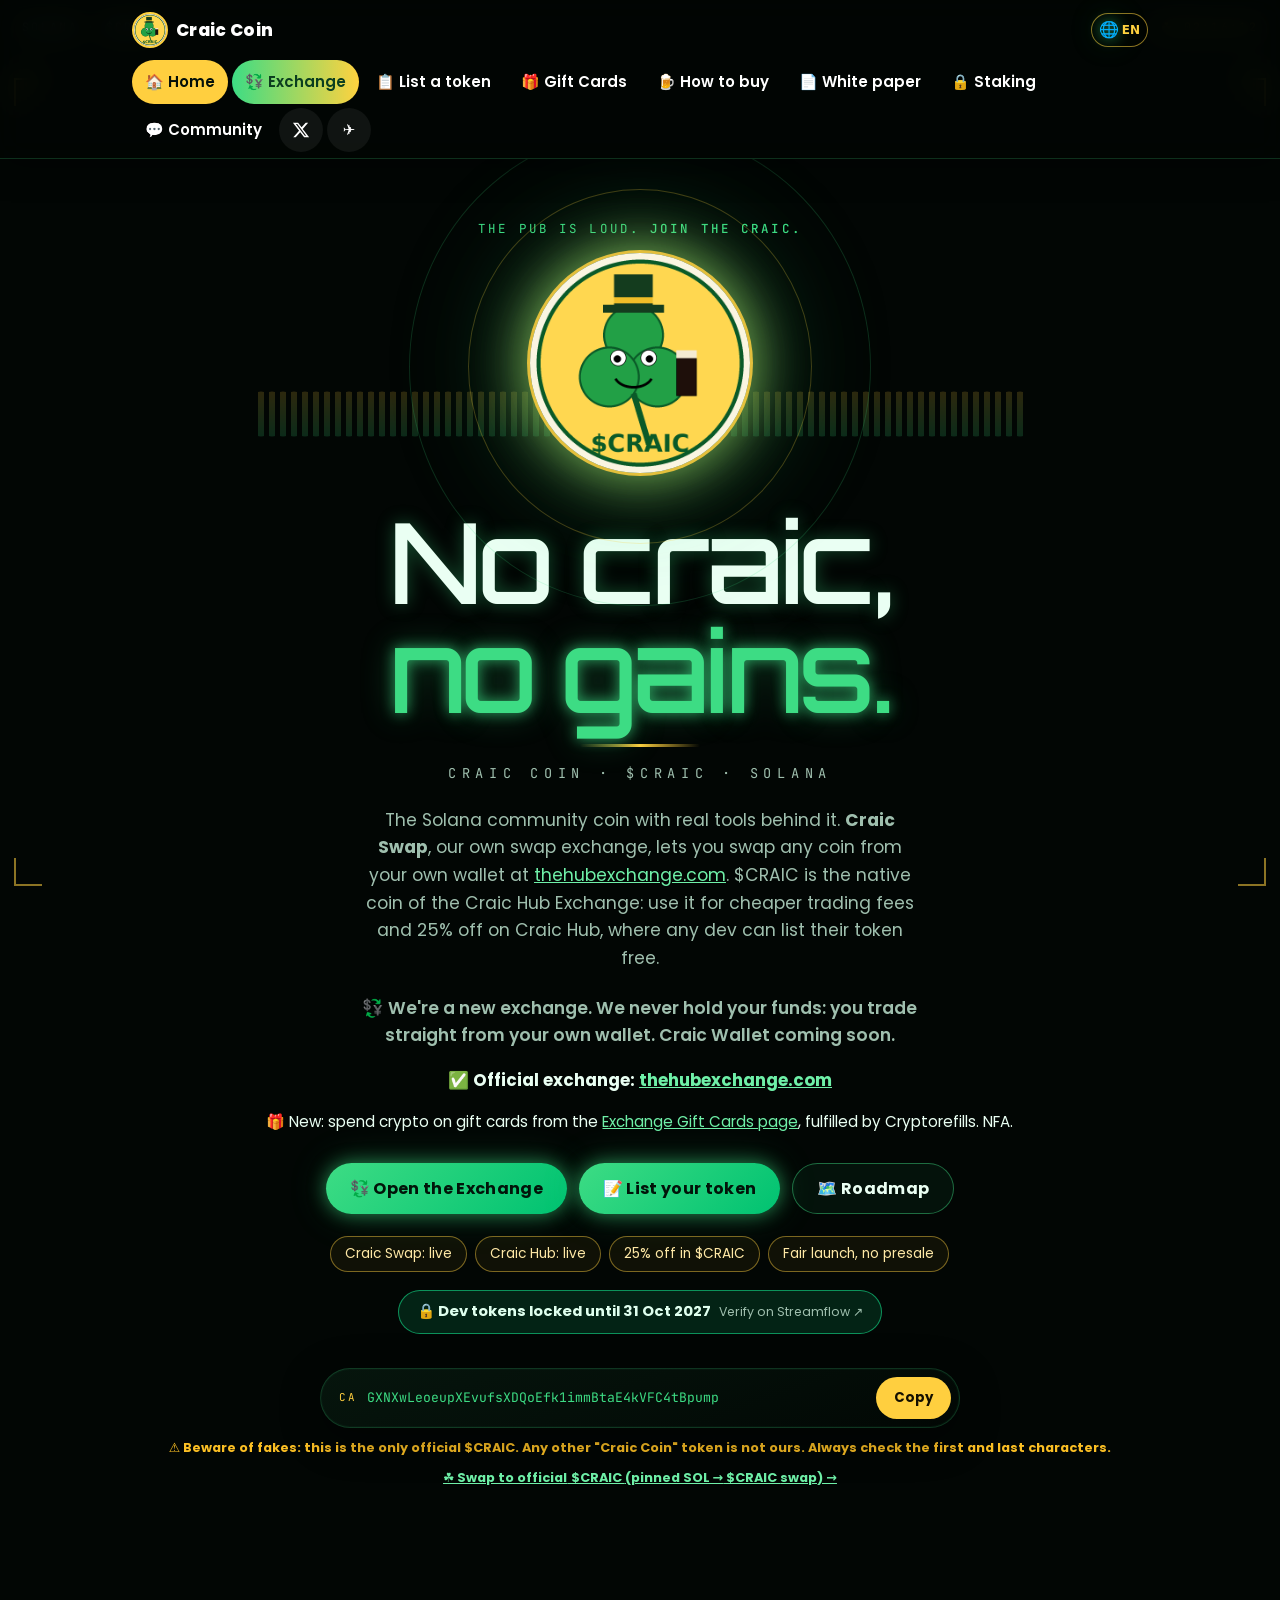
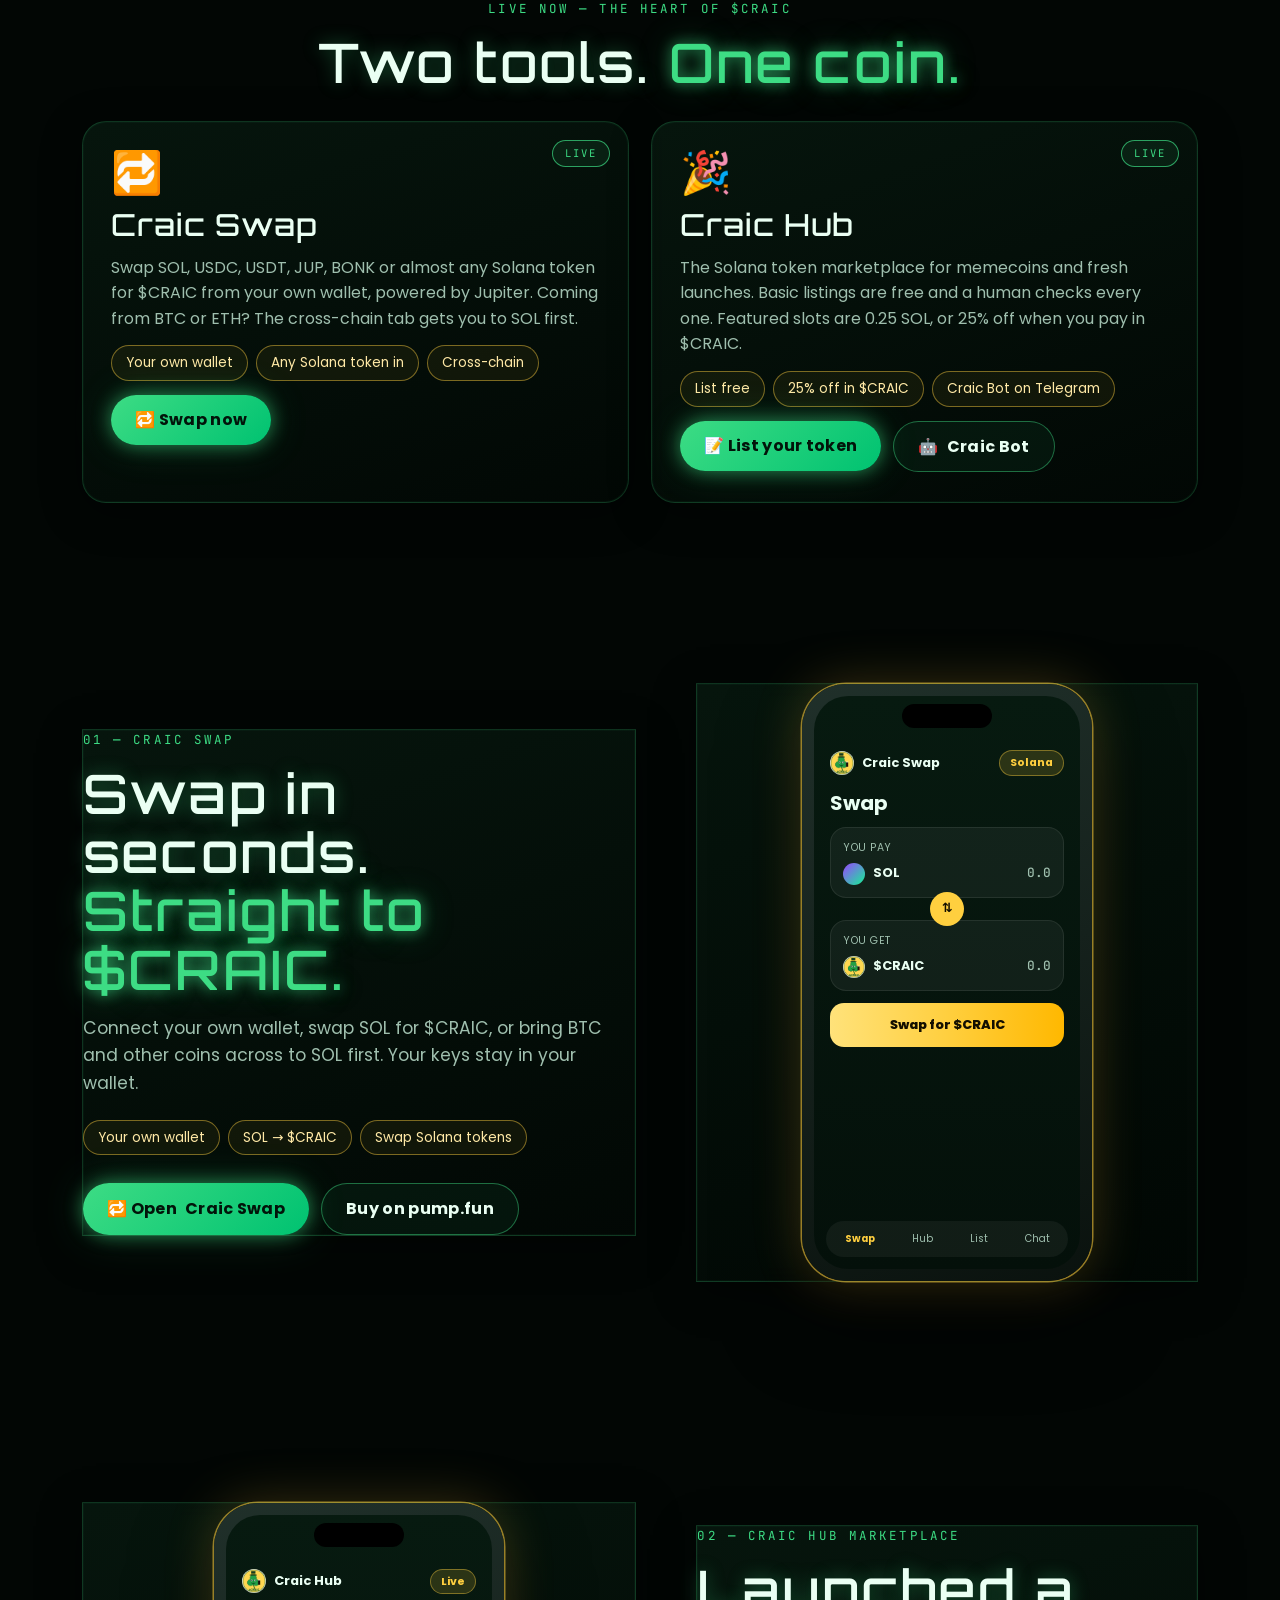
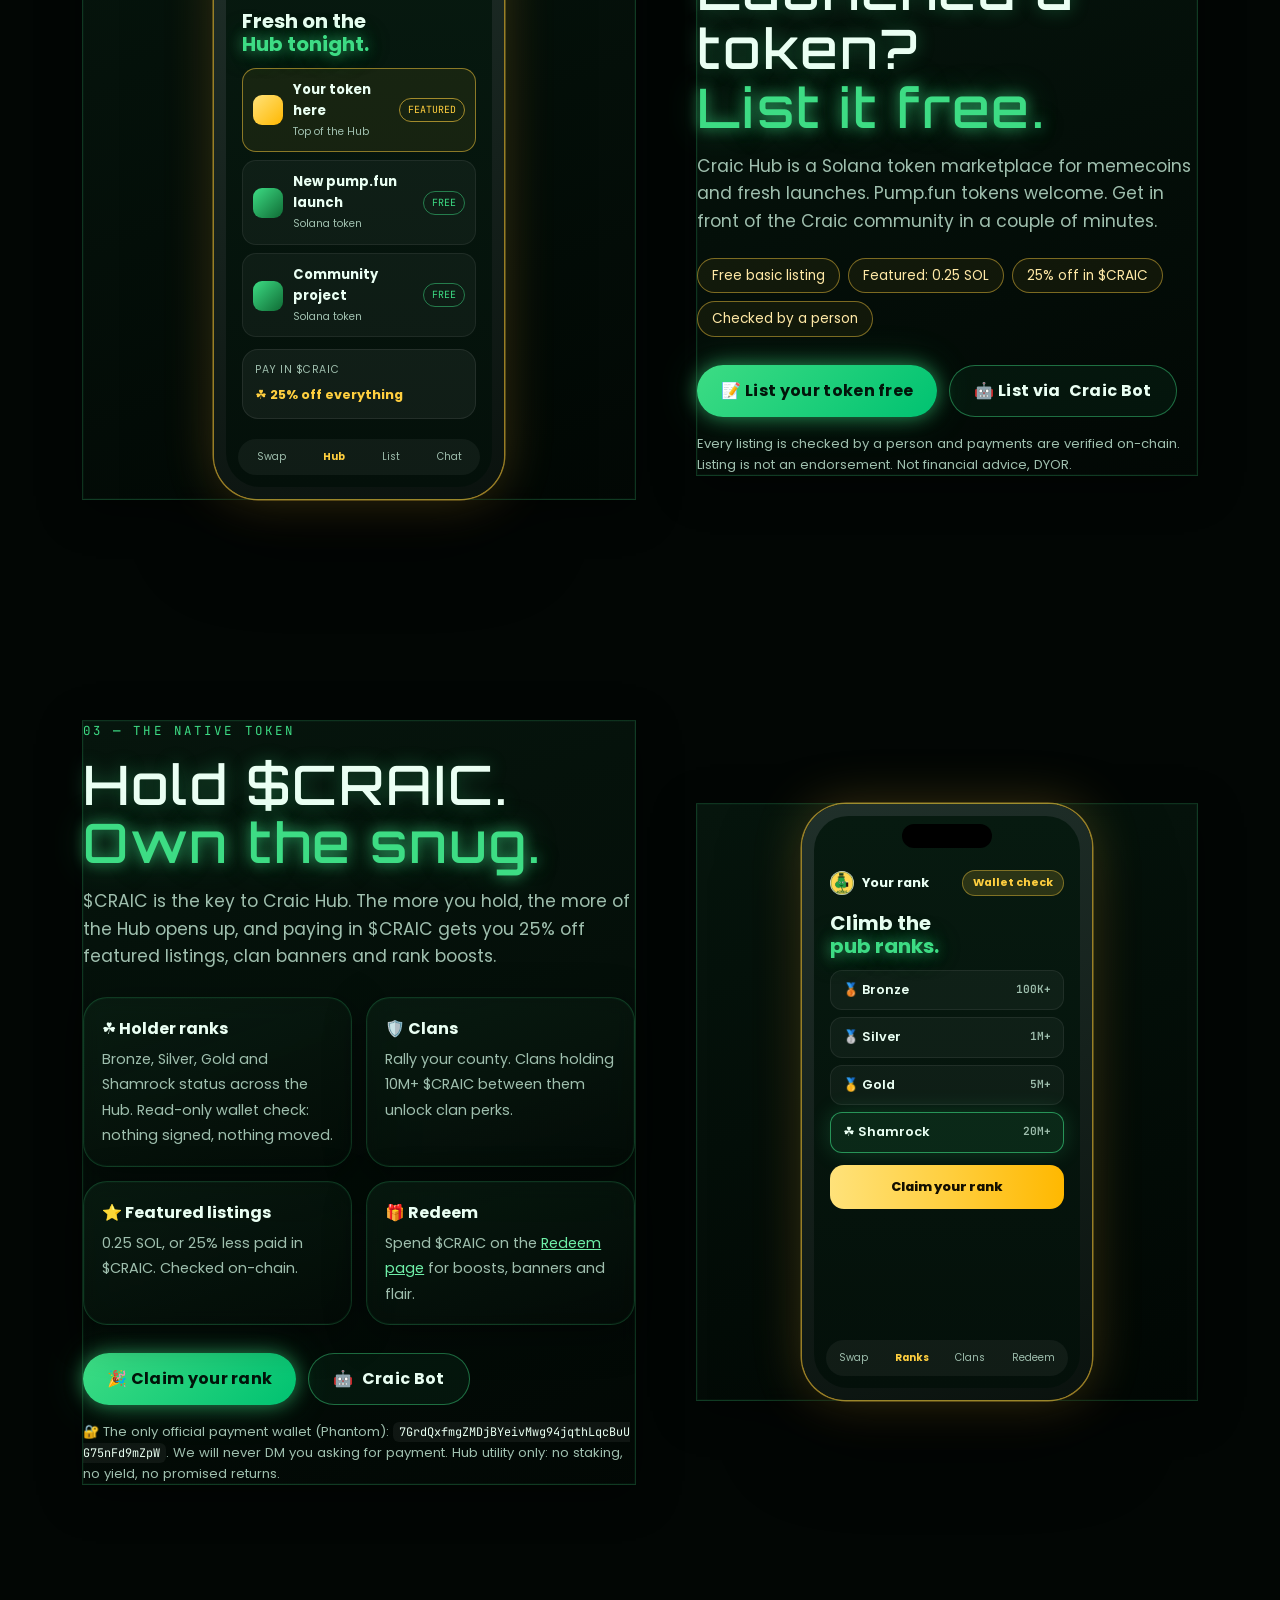
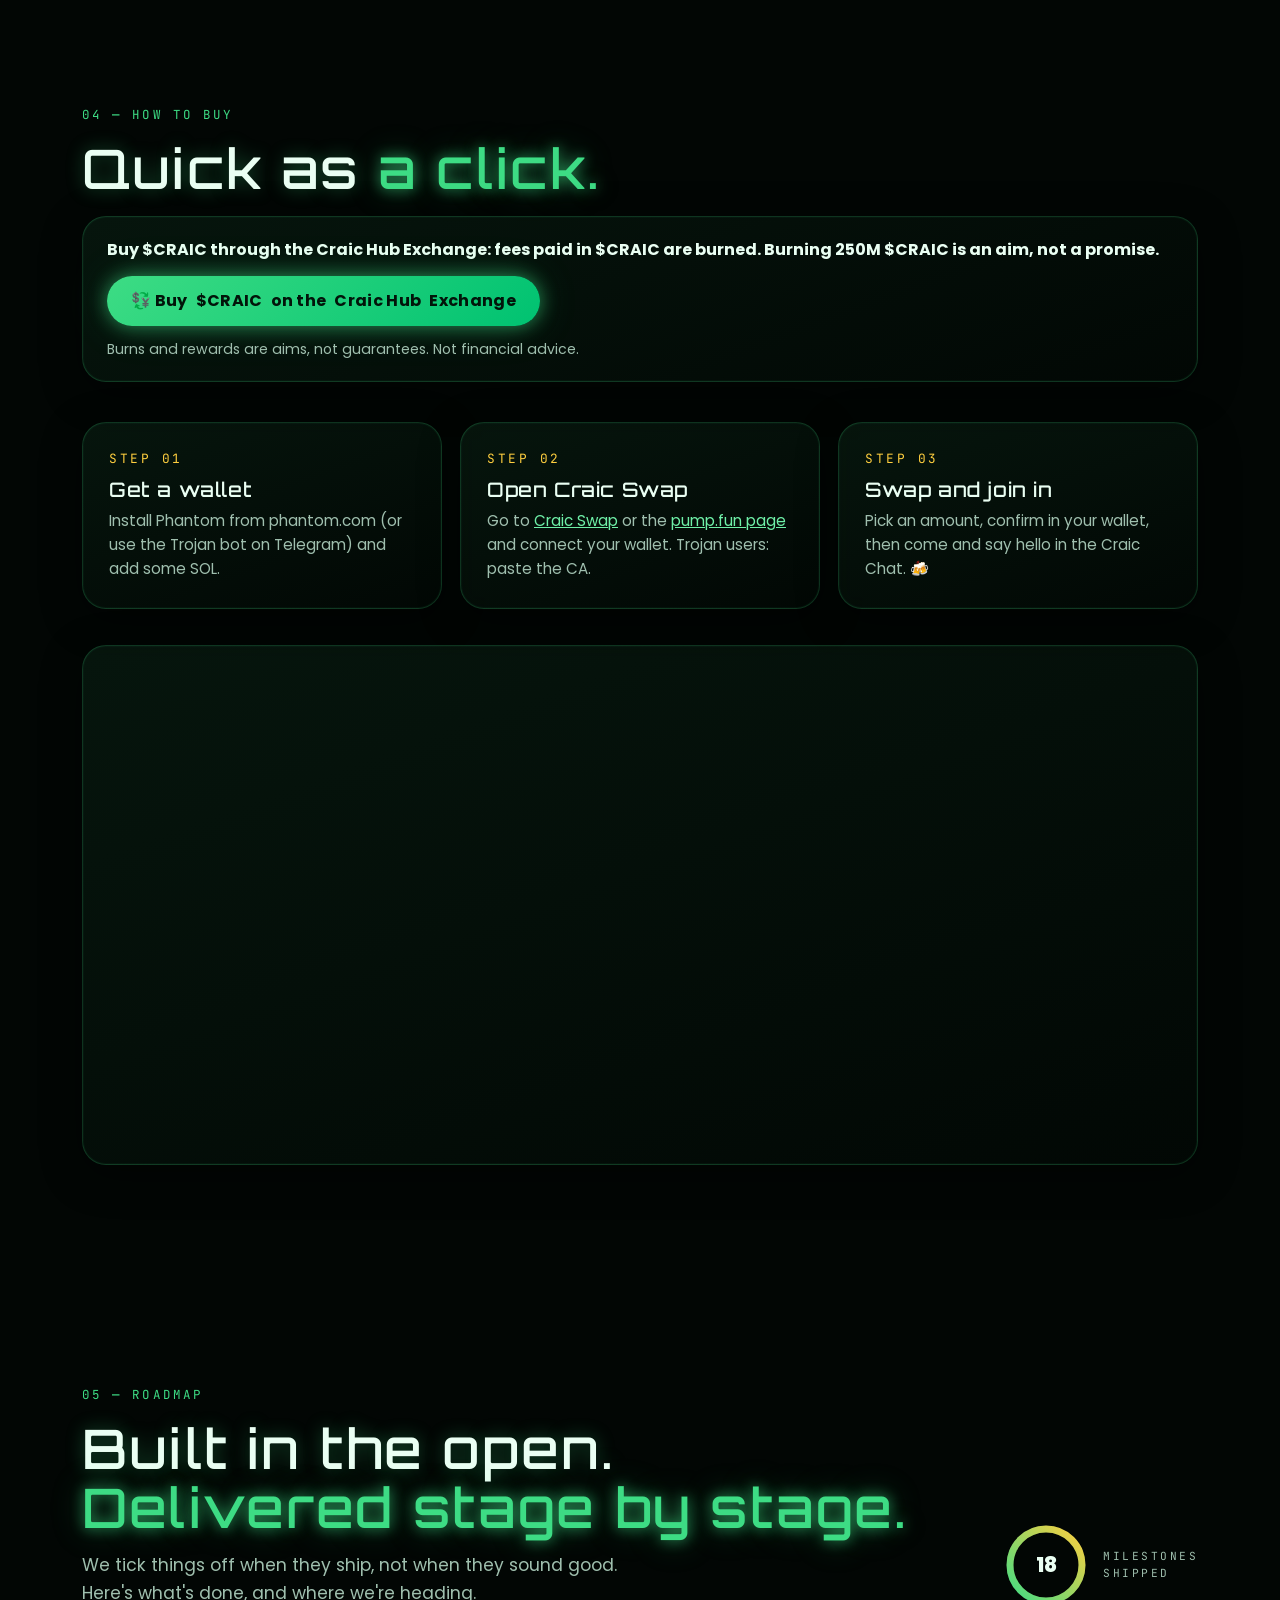
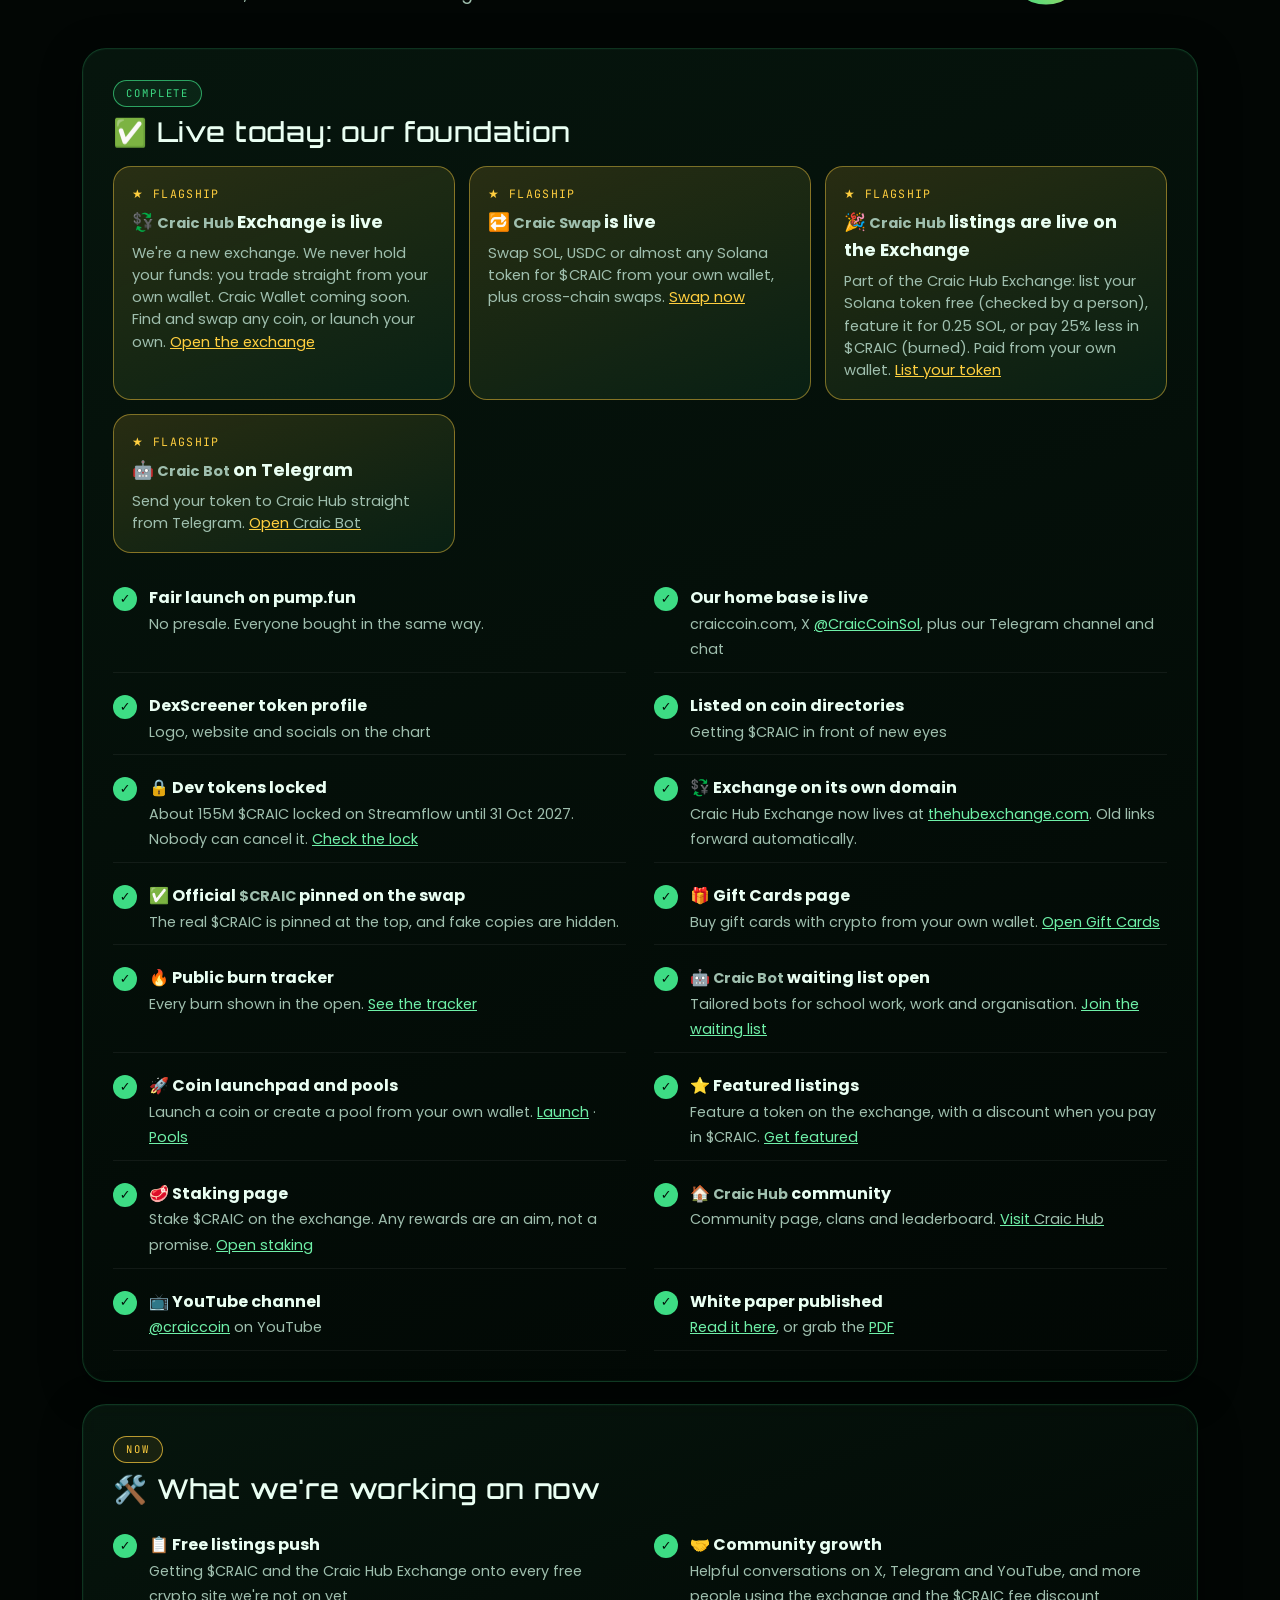
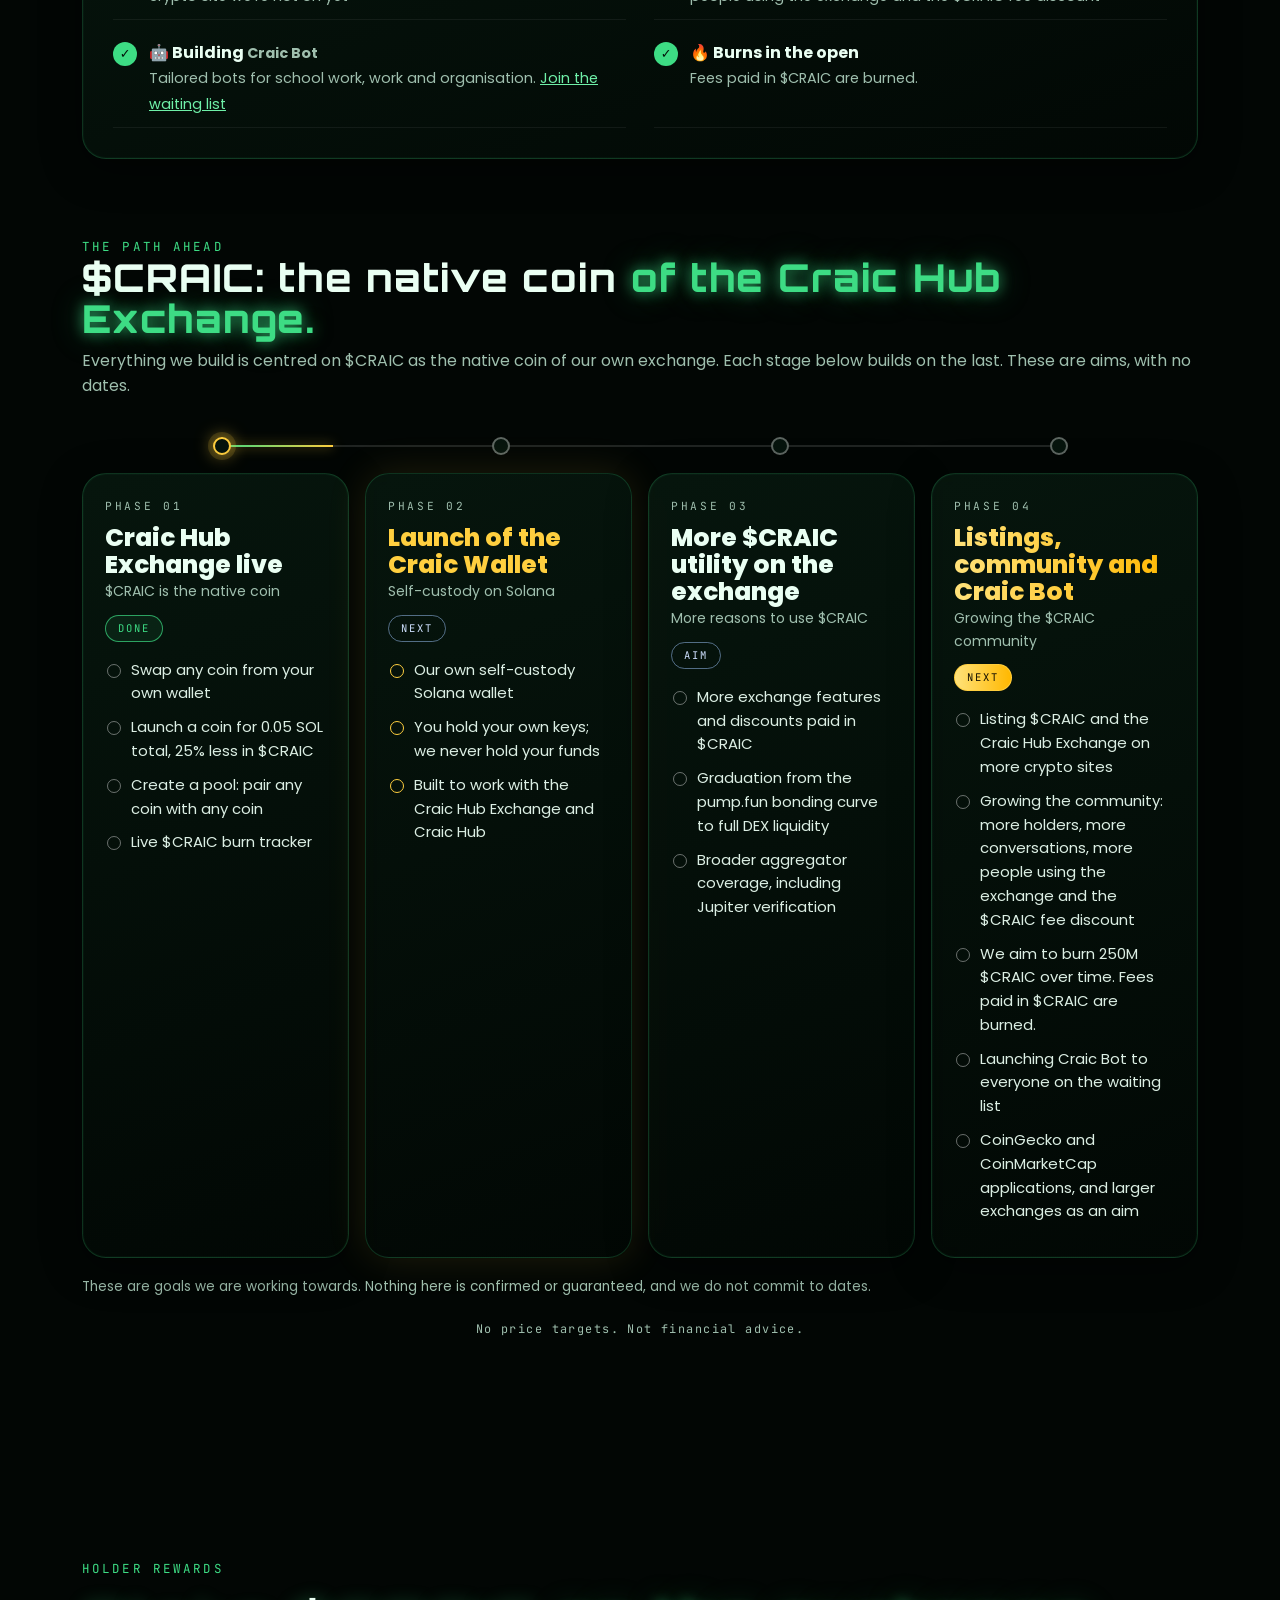
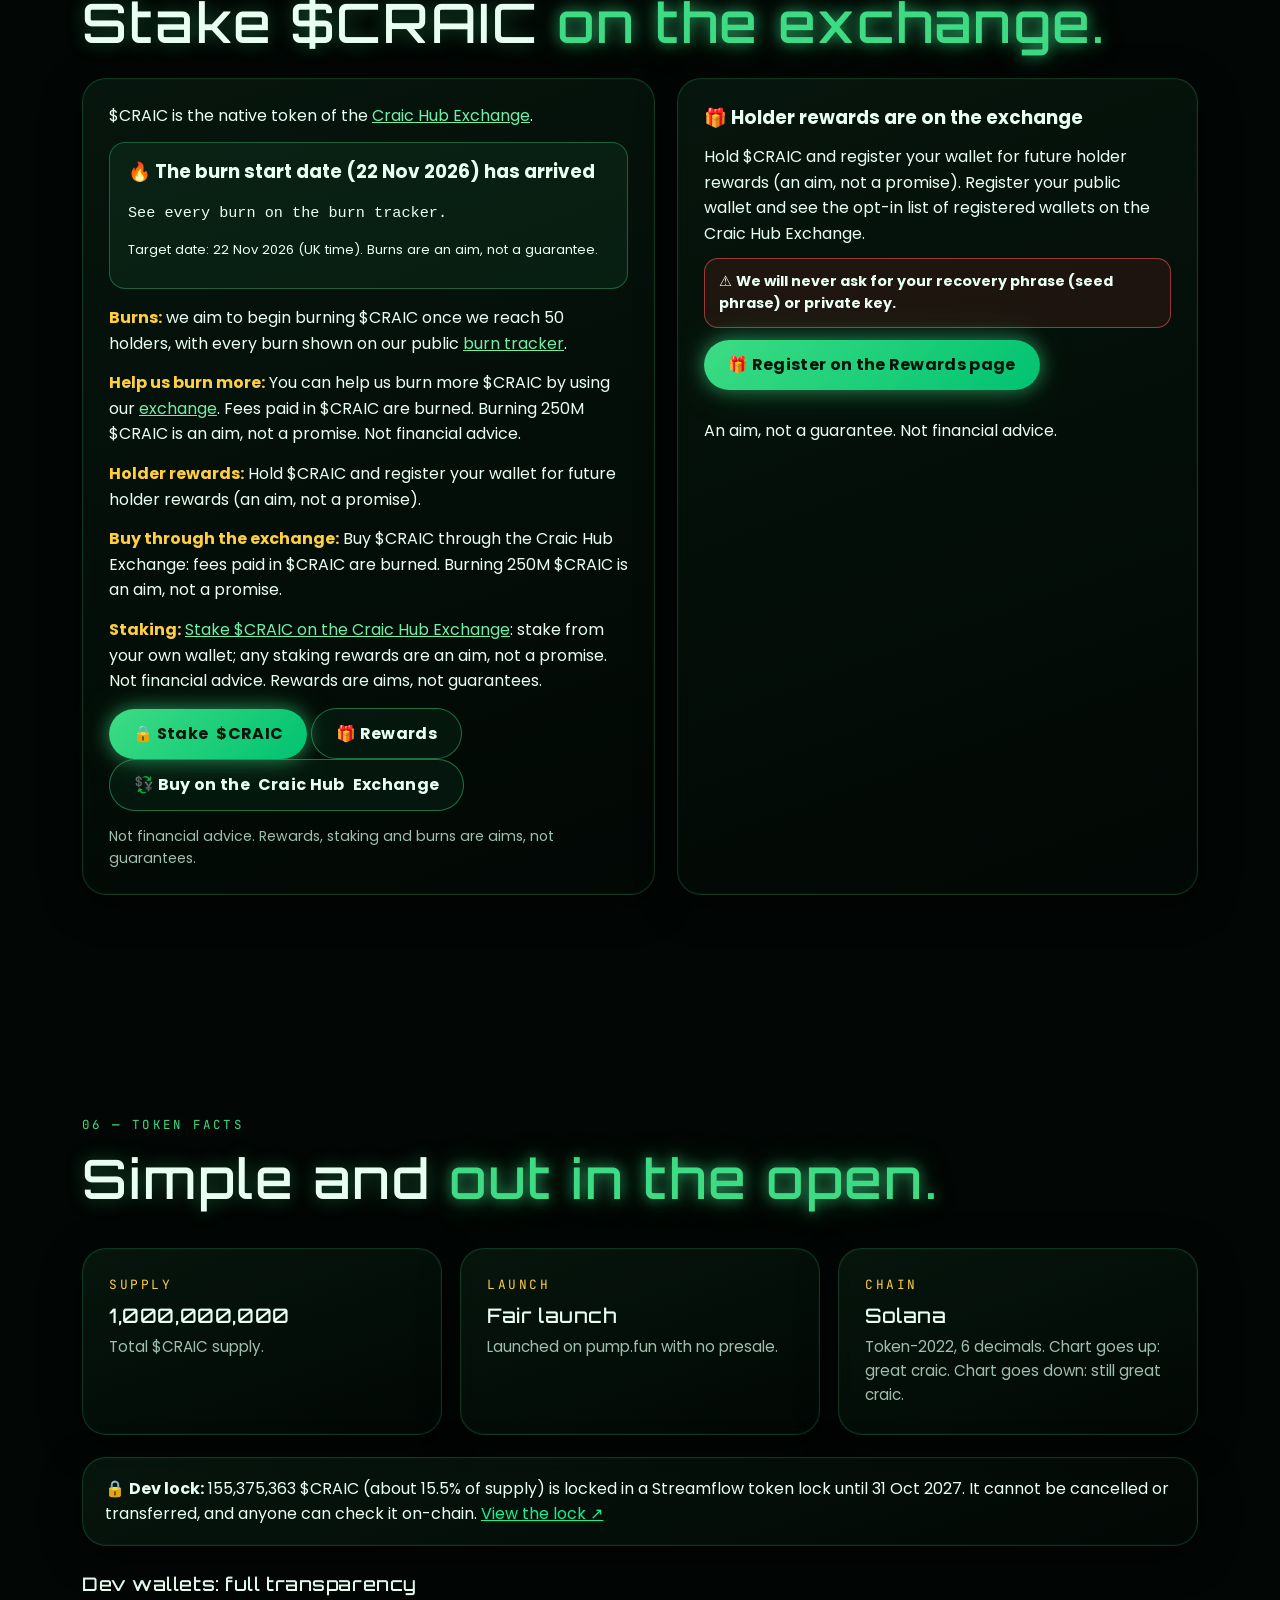
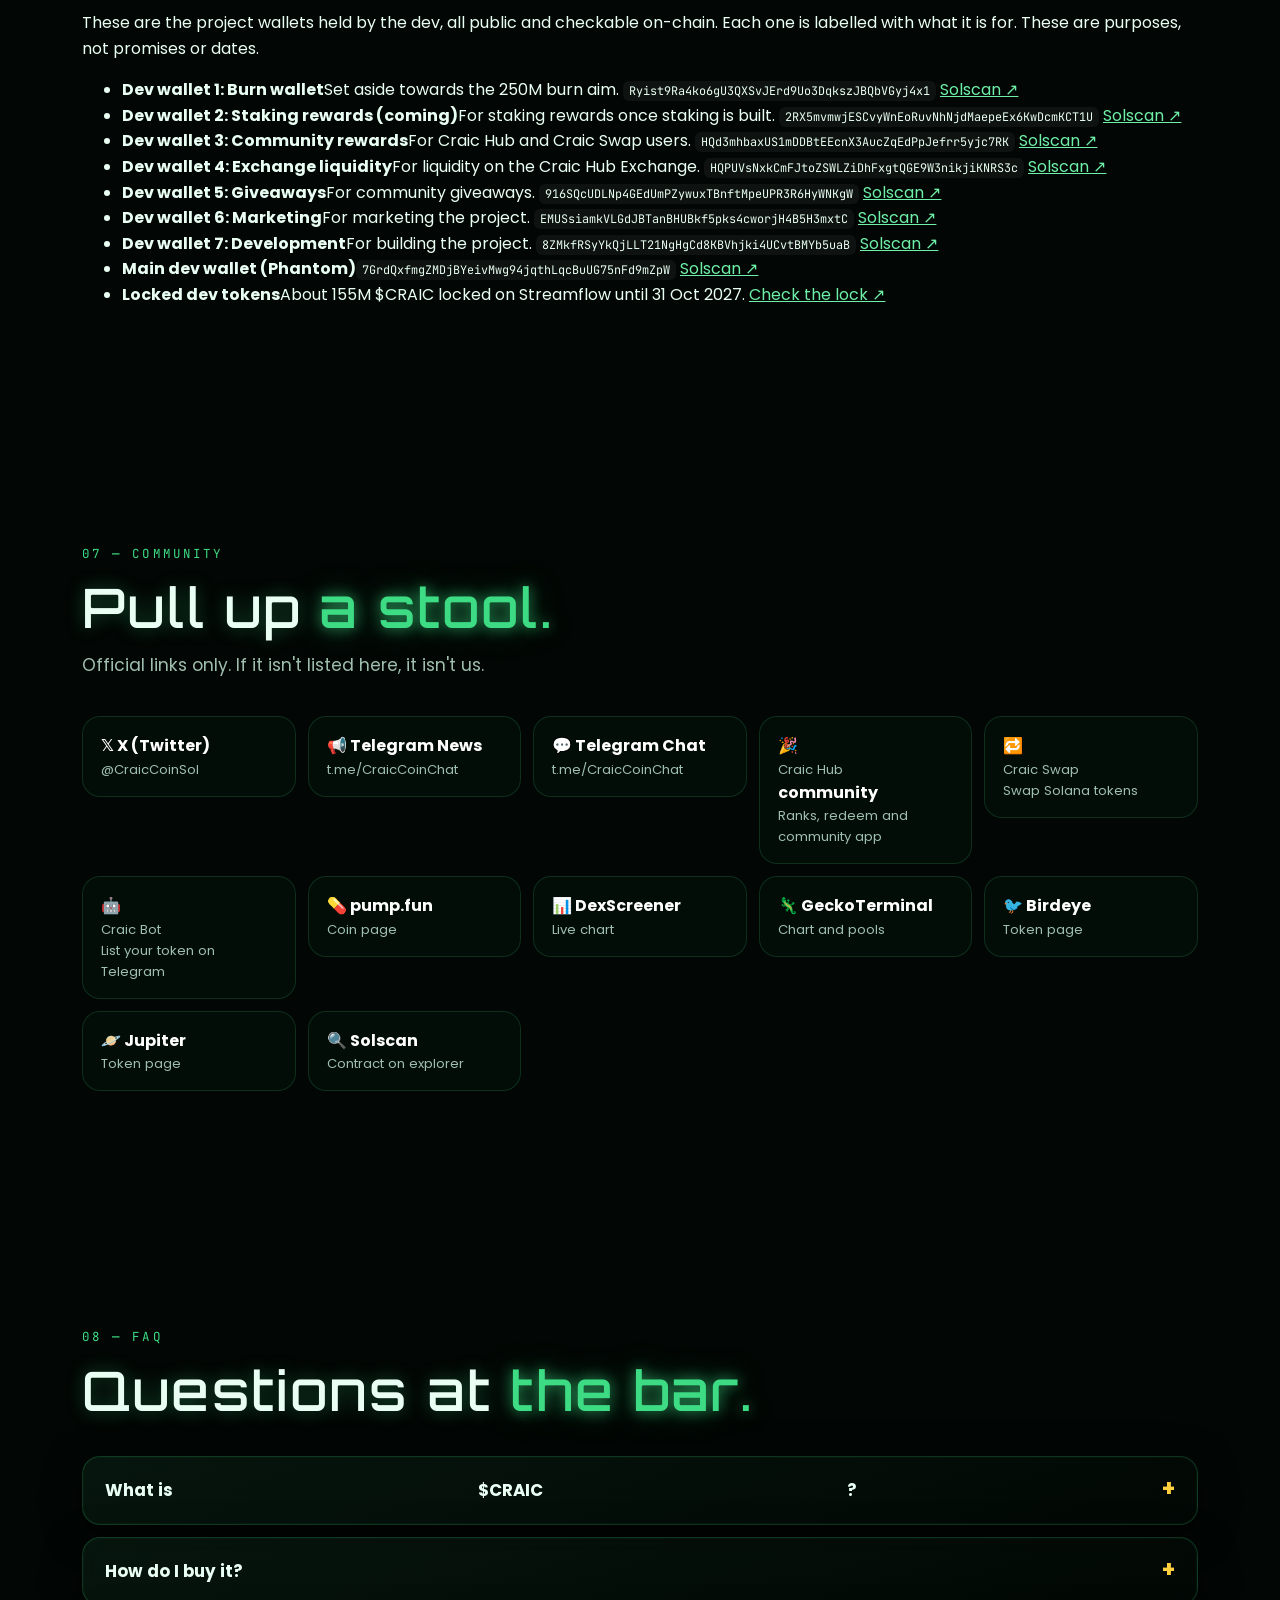
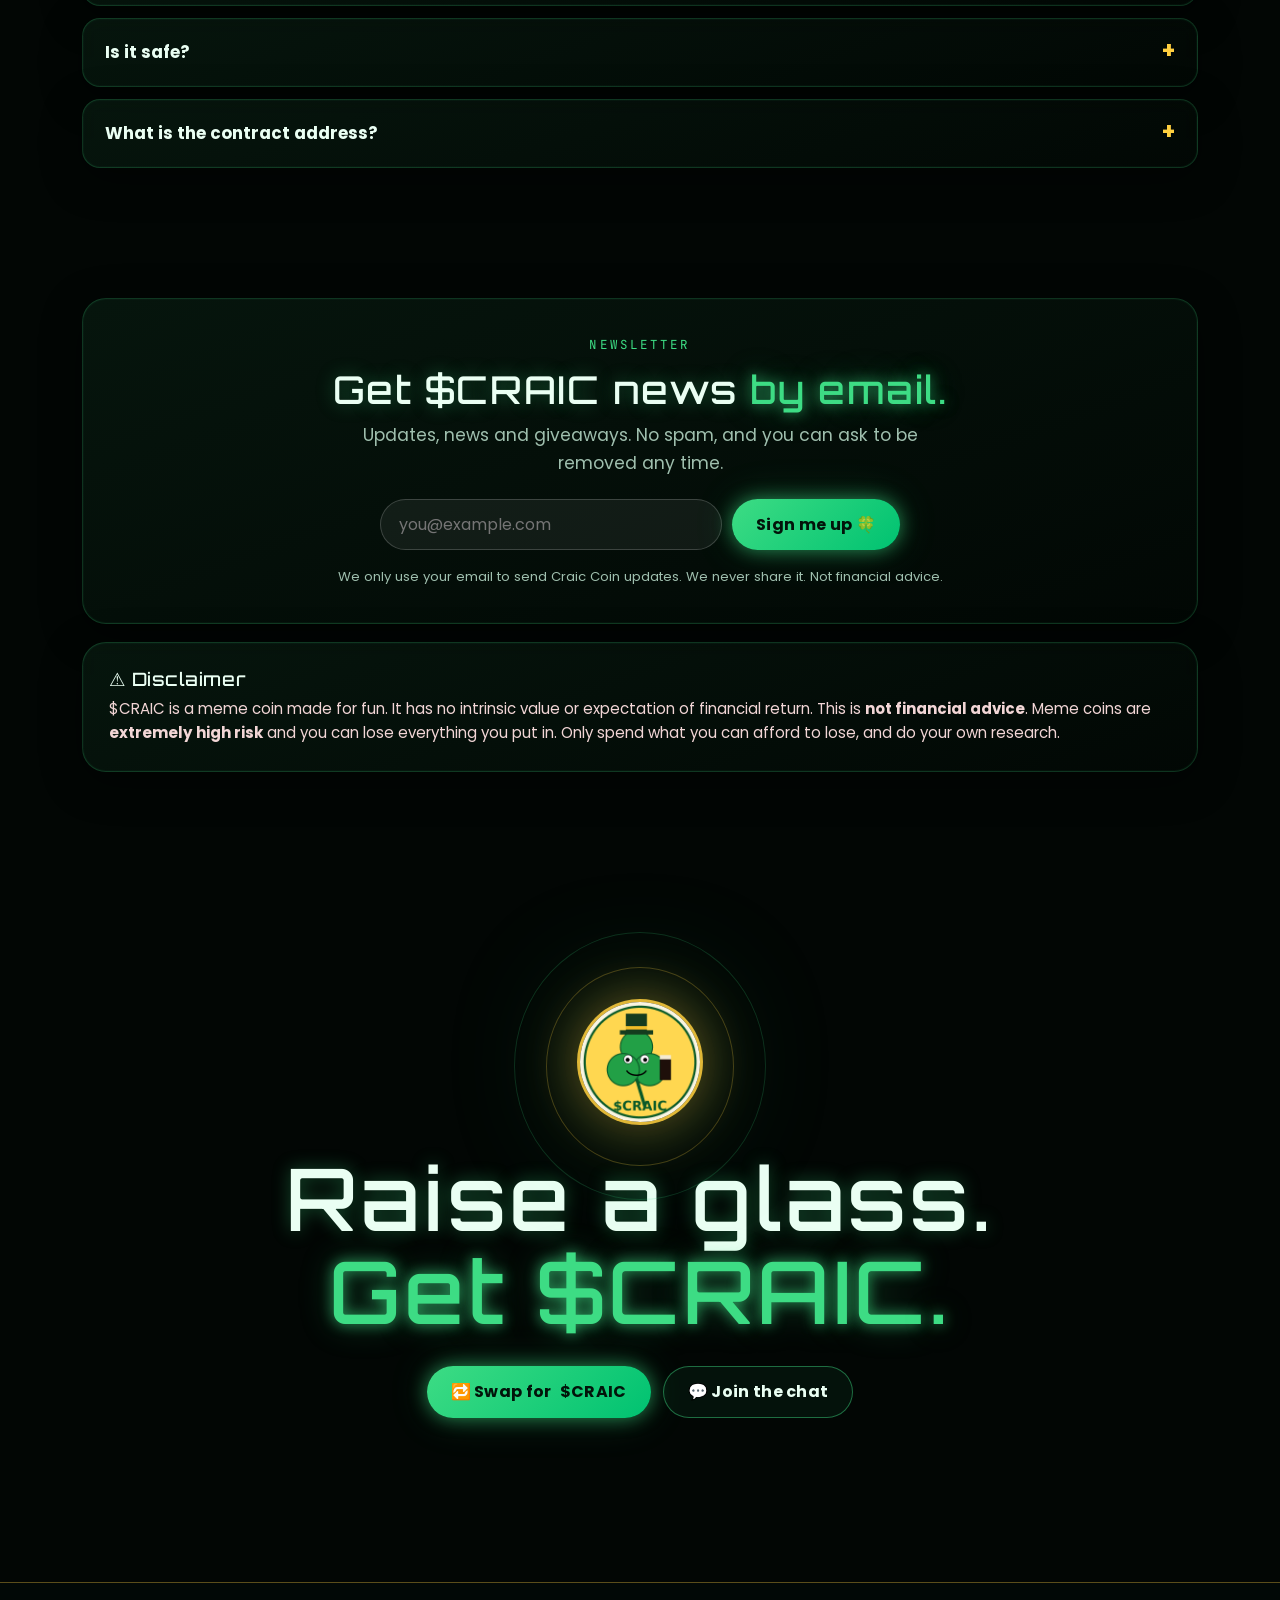
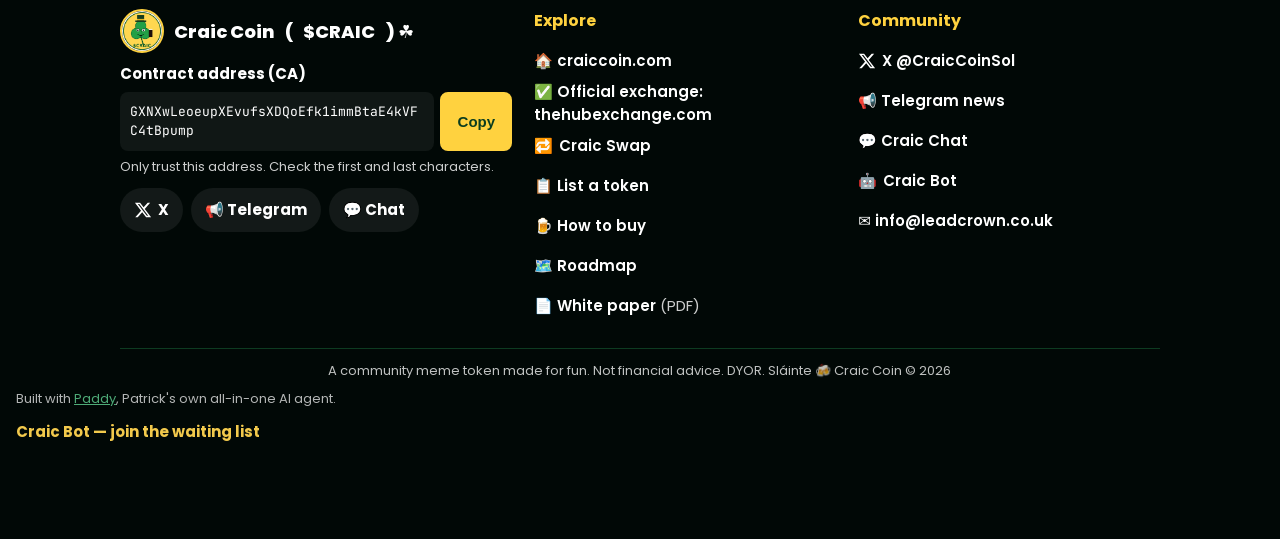
<file: index.html>
<!doctype html><html lang="en"><head>
<meta name="google-site-verification" content="7_2n3aTsKD1qPJO-bYtIXYRhdj1GFNz4Z4BJj-OidW0" /><meta charset="utf-8"><meta name="viewport" content="width=device-width,initial-scale=1">
<!--CCSEO--><title>Craic Coin ($CRAIC) | Solana community meme coin. No craic, no gains</title>
<meta name="description" content="Craic Coin ($CRAIC) is a just-for-fun community meme coin on Solana with an Irish good-night-out theme. Swap for $CRAIC, open Craic Hub, list your Solana token free and join the craic on Telegram and X."><meta name="robots" content="index,follow,max-image-preview:large">
<link rel="canonical" href="https://craiccoin.com/">
<link rel="icon" href="/favicon.ico" sizes="any"><link rel="icon" type="image/png" sizes="32x32" href="/favicon-32.png"><link rel="apple-touch-icon" href="/apple-touch-icon.png"><meta name="theme-color" content="#020604">
<meta property="og:type" content="website"><meta property="og:site_name" content="Craic Coin"><meta property="og:locale" content="en_GB">
<meta property="og:url" content="https://craiccoin.com/"><meta property="og:title" content="Craic Coin ($CRAIC) | Solana community meme coin. No craic, no gains"><meta property="og:description" content="Craic Coin ($CRAIC) is a just-for-fun community meme coin on Solana with an Irish good-night-out theme. Swap for $CRAIC, open Craic Hub, list your Solana token free and join the craic on Telegram and X.">
<meta property="og:image" content="https://craiccoin.com/og-image.png"><meta property="og:image:secure_url" content="https://craiccoin.com/og-image.png"><meta property="og:image:type" content="image/png"><meta property="og:image:width" content="1200"><meta property="og:image:height" content="630"><meta property="og:image:alt" content="Craic Coin ($CRAIC) logo: No craic, no gains">
<meta name="twitter:card" content="summary_large_image"><meta name="twitter:site" content="@CraicCoinSol"><meta name="twitter:title" content="Craic Coin ($CRAIC) | Solana community meme coin. No craic, no gains"><meta name="twitter:description" content="Craic Coin ($CRAIC) is a just-for-fun community meme coin on Solana with an Irish good-night-out theme. Swap for $CRAIC, open Craic Hub, list your Solana token free and join the craic on Telegram and X."><meta name="twitter:image" content="https://craiccoin.com/og-image.png"><meta name="twitter:image:alt" content="Craic Coin ($CRAIC) logo: No craic, no gains">
<script type="application/ld+json">{"@context":"https://schema.org","@graph":[{"@type":"WebSite","name":"Craic Coin ($CRAIC)","url":"https://craiccoin.com/"},{"@type":"Organization","name":"Craic Coin","url":"https://craiccoin.com/","logo":"https://craiccoin.com/logo.png","sameAs":["https://x.com/CraicCoinSol","https://t.me/CraicCoinChat","https://t.me/craiccoinsol","https://www.youtube.com/@craiccoin","https://thehubexchange.com","https://craic-swap.netlify.app/"]}]}</script><!--/CCSEO-->


<link rel="preconnect" href="https://fonts.googleapis.com"><link rel="preconnect" href="https://fonts.gstatic.com" crossorigin><link rel="stylesheet" href="https://fonts.googleapis.com/css2?family=JetBrains+Mono:wght@500&family=Orbitron:wght@400;500;600&family=Poppins:wght@400;600;700;800&display=swap">
<!--CCNAV--><style id="ccnav-css">
html{scroll-behavior:smooth}[id]{scroll-margin-top:76px}
.ccnav{position:sticky;top:0;z-index:1000;background:#062614;border-bottom:3px solid #ffd23f;font-family:system-ui,-apple-system,sans-serif;line-height:1.3;text-align:left;box-shadow:0 2px 10px rgba(0,0,0,.35)}
.ccnav *,.ccfoot *{box-sizing:border-box}
.ccnav-in{max-width:1040px;margin:auto;display:flex;align-items:center;flex-wrap:wrap;gap:6px;padding:6px 12px}
.ccbrand{display:flex;align-items:center;gap:8px;color:#fff!important;text-decoration:none;font-weight:800;font-size:17px;min-height:48px;margin-right:auto}
.ccbrand img{width:36px!important;height:36px;border-radius:50%;border:2px solid #ffd23f!important;margin:0}
.ccmenu{display:flex;flex-wrap:wrap;align-items:center;gap:4px;list-style:none;margin:0;padding:0}
.ccmenu a{display:flex;align-items:center;gap:6px;min-height:44px;padding:8px 13px;border-radius:22px;color:#fff;text-decoration:none;font-weight:700;font-size:15px}
.ccmenu a:hover,.ccmenu a:focus-visible{background:#124d2a}
.ccmenu a[aria-current="page"]{background:#ffd23f;color:#0b3d1f}
.ccmenu a.ccswap{background:linear-gradient(90deg,#3ddc84,#ffd23f);color:#0b3d1f}
.ccmenu a.ccswap[aria-current="page"]{box-shadow:0 0 0 2px #fff}
.ccmenu li.ccsoc{display:flex;gap:4px}
.ccmenu a.ccico{padding:8px 11px;min-width:44px;justify-content:center;background:#124d2a}
.ccquick{display:none;align-items:center;min-height:44px;padding:8px 14px;border-radius:22px;font-weight:800;text-decoration:none;font-size:15px;background:linear-gradient(90deg,#3ddc84,#ffd23f);color:#0b3d1f!important}
.cchb{display:none;align-items:center;justify-content:center;width:48px;height:48px;padding:0!important;margin:0;border:2px solid #ffd23f!important;border-radius:12px!important;background:transparent!important;color:#ffd23f!important;font-size:24px;cursor:pointer}
@media(max-width:860px){.cchb,.ccquick{display:flex}.ccmenu{display:none;width:100%;flex-direction:column;align-items:stretch;gap:4px;padding:6px 0 10px}.ccnav.open .ccmenu{display:flex}.ccmenu a{min-height:52px;font-size:18px;padding:12px 16px;border-radius:12px}.ccmenu li.ccsoc{display:flex;gap:8px}.ccmenu li.ccsoc a{flex:1;justify-content:center}}
.ccsr{display:none}@media(max-width:860px){.ccsr{display:inline}}
.cctop{position:fixed;right:16px;bottom:18px;z-index:999;width:52px;height:52px;border-radius:50%;background:#ffd23f;color:#0b3d1f!important;font-size:24px;font-weight:900;display:flex;align-items:center;justify-content:center;text-decoration:none;box-shadow:0 4px 14px rgba(0,0,0,.45);opacity:0;pointer-events:none;transition:opacity .2s}
.cctop.show{opacity:1;pointer-events:auto}
.ccfoot{background:#062614;border-top:3px solid #ffd23f;color:#fff;opacity:1!important;text-align:left!important;font-size:15px!important;padding:26px 16px 80px!important;margin-top:24px;font-family:system-ui,-apple-system,sans-serif;line-height:1.5}
.ccfoot-in{max-width:1040px;margin:auto;display:grid;gap:22px;grid-template-columns:1.3fr 1fr 1fr}
.ccfoot h4{margin:0 0 8px;color:#ffd23f;font-size:16px}
.ccfoot ul{list-style:none;margin:0;padding:0}.ccfoot li a{display:inline-flex;align-items:center;gap:6px;min-height:40px;color:#fff;text-decoration:none;font-weight:600}
.ccfoot li a:hover{color:#ffd23f}
.ccf-brand{display:flex;align-items:center;gap:10px;font-weight:800;font-size:18px;margin-bottom:10px}.ccf-brand img{width:44px!important;height:44px;border-radius:50%;border:2px solid #ffd23f!important}
.ccf-cabox{display:flex;gap:6px;align-items:stretch;margin:6px 0}
.ccf-cabox code{flex:1;background:#0b3d1f!important;padding:10px!important;border-radius:8px;word-break:break-all;font-size:13px;color:#fff}
.ccf-cabox button{min-width:72px;min-height:44px;padding:8px 12px!important;border:0;border-radius:8px!important;background:#ffd23f!important;color:#0b3d1f!important;font-weight:800;cursor:pointer;font-size:15px}
.ccf-soc{display:flex;gap:8px;flex-wrap:wrap;margin-top:12px}.ccf-soc a{display:inline-flex;align-items:center;gap:6px;min-height:44px;padding:8px 14px;border-radius:22px;background:#124d2a;color:#fff;text-decoration:none;font-weight:700}
.ccf-legal{grid-column:1/-1;font-size:13px;opacity:.75;margin:0;border-top:1px solid #124d2a;padding-top:12px;text-align:center}
@media(max-width:760px){.ccfoot-in{grid-template-columns:1fr 1fr}.ccf-main{grid-column:1/-1}}
@media print{.ccnav,.cctop,.ccfoot{display:none!important}}
</style><!--/CCNAV--><style id="redesign-css">:root{--bg:#030b07;--ink:#f4fff8;--mut:#a9c2b4;--gold:#ffcf3f;--gold2:#ffb800;--green:#3ddc84;--line:rgba(255,255,255,.09);--card:rgba(10,28,19,.62);--mono:"JetBrains Mono",ui-monospace,Menlo,monospace;--sans:"Poppins",system-ui,-apple-system,sans-serif}
*{box-sizing:border-box}
html{background:var(--bg)}
body{margin:0;font-family:var(--sans);color:var(--ink);background:transparent;line-height:1.6;overflow-x:hidden;-webkit-font-smoothing:antialiased}
a{color:var(--gold)}
img{max-width:100%}
/* ---------- backdrop: stars, glow, moving grid floor ---------- */
.bg{position:fixed;inset:0;z-index:-2;pointer-events:none;background:
 radial-gradient(ellipse 80% 55% at 50% 108%,rgba(61,220,132,.22),transparent 65%),
 radial-gradient(ellipse 60% 40% at 85% 0%,rgba(255,207,63,.08),transparent 70%),
 radial-gradient(ellipse 70% 50% at 10% 20%,rgba(30,90,60,.25),transparent 70%),
 linear-gradient(180deg,#020805 0%,#04140c 55%,#062016 100%)}
.stars,.stars2{position:fixed;inset:0;z-index:-2;pointer-events:none;background-repeat:repeat;opacity:.7}
.stars{background-image:radial-gradient(1px 1px at 20px 30px,#fff,transparent),radial-gradient(1px 1px at 140px 80px,#cfe,transparent),radial-gradient(1.4px 1.4px at 90px 160px,#fff,transparent),radial-gradient(1px 1px at 230px 210px,#ffd,transparent),radial-gradient(1px 1px at 300px 40px,#fff,transparent);background-size:340px 260px;animation:tw 6s ease-in-out infinite alternate}
.stars2{background-image:radial-gradient(1px 1px at 60px 120px,#fff,transparent),radial-gradient(1.6px 1.6px at 250px 140px,#bfffd9,transparent),radial-gradient(1px 1px at 180px 20px,#fff,transparent);background-size:420px 300px;opacity:.45;animation:tw 9s ease-in-out infinite alternate-reverse}
@keyframes tw{from{opacity:.25}to{opacity:.8}}
.floor{position:fixed;left:-50%;right:-50%;bottom:0;height:42vh;z-index:-1;pointer-events:none;perspective:340px;overflow:hidden;-webkit-mask-image:linear-gradient(to top,#000 10%,transparent 95%);mask-image:linear-gradient(to top,#000 10%,transparent 95%)}
.floor i{position:absolute;inset:-100% 0 0 0;transform:rotateX(62deg);transform-origin:50% 100%;background-image:linear-gradient(rgba(61,220,132,.35) 1px,transparent 1px),linear-gradient(90deg,rgba(61,220,132,.28) 1px,transparent 1px);background-size:56px 56px;animation:floor 3.5s linear infinite}
@keyframes floor{to{background-position:0 56px}}
.hud{position:fixed;width:28px;height:28px;z-index:5;pointer-events:none;border-color:rgba(255,207,63,.55);border-style:solid;border-width:0}
.hud.tl{top:78px;left:14px;border-top-width:2px;border-left-width:2px}.hud.tr{top:78px;right:14px;border-top-width:2px;border-right-width:2px}
.hud.bl{bottom:14px;left:14px;border-bottom-width:2px;border-left-width:2px}.hud.br{bottom:14px;right:14px;border-bottom-width:2px;border-right-width:2px}
@media(max-width:700px){.hud{display:none}}
/* ---------- nav restyle ---------- */
.ccnav{background:rgba(3,12,8,.72)!important;-webkit-backdrop-filter:blur(14px);backdrop-filter:blur(14px);border-bottom:1px solid rgba(255,207,63,.35)!important;box-shadow:0 8px 30px rgba(0,0,0,.35)!important;font-family:var(--sans)!important}
.ccbrand{font-family:var(--sans);letter-spacing:.02em}
.ccmenu a{font-weight:600!important}
.ccmenu a:hover,.ccmenu a:focus-visible{background:rgba(61,220,132,.14)!important}
.ccmenu a.ccico{background:rgba(255,255,255,.06)!important}
.ccmenu a[aria-current="page"]{background:var(--gold)!important;color:#041009!important}
@media(max-width:860px){.ccnav.open{background:rgba(3,12,8,.97)!important}}
.ccfoot{background:rgba(2,9,6,.85)!important;border-top:1px solid rgba(255,207,63,.35)!important;font-family:var(--sans)!important}
.ccf-cabox code{background:rgba(255,255,255,.06)!important;font-family:var(--mono)}
.ccf-soc a{background:rgba(255,255,255,.07)!important}
.cctop{background:var(--gold)!important}
/* ---------- type + utilities ---------- */
.wrap{max-width:1160px;margin:0 auto;padding:0 22px}
.lbl{font-family:var(--mono);font-size:.78rem;letter-spacing:.22em;text-transform:uppercase;color:var(--gold);display:flex;align-items:center;gap:10px;margin:0 0 14px}
.lbl b{color:var(--green);font-weight:500}
h1,h2,h3{font-family:var(--sans);line-height:1.08;margin:0;letter-spacing:-.02em}
h2{font-size:clamp(2rem,4.6vw,3.4rem);font-weight:800}
.g{color:var(--gold);background:linear-gradient(90deg,#ffe27a,#ffcf3f 45%,#ffb800);-webkit-background-clip:text;background-clip:text;-webkit-text-fill-color:transparent}
.gr{color:var(--green)}
.lead{color:var(--mut);font-size:1.08rem;max-width:560px;margin:16px 0 0}
.chips{display:flex;flex-wrap:wrap;gap:8px;margin:22px 0 0;padding:0;list-style:none}
.chips li{font-size:.85rem;padding:6px 14px;border-radius:999px;border:1px solid rgba(255,207,63,.45);color:#ffe9a6;background:rgba(255,207,63,.06)}
.btns{display:flex;flex-wrap:wrap;gap:12px;margin-top:28px}
.btn{display:inline-flex;align-items:center;gap:8px;min-height:50px;padding:12px 24px;border-radius:999px;font-weight:700;text-decoration:none;font-size:1rem;transition:transform .2s,box-shadow .2s,background .2s;border:0;cursor:pointer;font-family:var(--sans)}
.btn.pri{background:linear-gradient(90deg,#ffe27a,#ffcf3f,#ffb800);color:#140f00;box-shadow:0 0 0 1px rgba(255,207,63,.6),0 10px 34px rgba(255,190,0,.28)}
.btn.grn{background:linear-gradient(90deg,#3ddc84,#9ff0b0);color:#03140a;box-shadow:0 10px 34px rgba(61,220,132,.25)}
.btn.gh{background:rgba(255,255,255,.05);color:#fff;border:1px solid rgba(255,255,255,.18)}
.btn:hover{transform:translateY(-2px)}
.btn.pri:hover{box-shadow:0 0 0 1px #ffcf3f,0 14px 44px rgba(255,190,0,.45)}
section{position:relative;padding:110px 0}
@media(max-width:700px){section{padding:72px 0}}
.rv{opacity:0;transform:translateY(28px);transition:opacity .8s cubic-bezier(.2,.7,.2,1),transform .8s cubic-bezier(.2,.7,.2,1)}
.rv.in{opacity:1;transform:none}
.d1{transition-delay:.08s}.d2{transition-delay:.16s}.d3{transition-delay:.24s}.d4{transition-delay:.32s}
@media(prefers-reduced-motion:reduce){*,*::before,*::after{animation:none!important;transition:none!important}.rv{opacity:1;transform:none}}
/* ---------- hero ---------- */
.hero{min-height:calc(100vh - 60px);display:flex;align-items:center;padding:60px 0 90px;text-align:center;overflow:hidden}
.hero .wrap{position:relative;z-index:2}
.eq{position:absolute;left:50%;top:50%;transform:translate(-50%,-62%);display:flex;align-items:center;gap:5px;height:300px;z-index:0;opacity:.17;width:min(1100px,100vw);justify-content:center}
.eq span{flex:0 0 6px;height:100%;border-radius:4px;background:linear-gradient(180deg,#ffcf3f,#3ddc84);transform:scaleY(.15);animation:eq 1.6s ease-in-out infinite}
@keyframes eq{0%,100%{transform:scaleY(.12)}50%{transform:scaleY(var(--h,.7))}}
.coin{position:relative;width:min(220px,52vw);aspect-ratio:1;margin:0 auto 26px}
.coin img{position:relative;z-index:2;width:100%;height:100%;border-radius:50%;box-shadow:0 0 0 3px rgba(255,207,63,.85),0 0 60px rgba(255,207,63,.45),0 0 140px rgba(61,220,132,.25);animation:bob 5s ease-in-out infinite}
.coin::before,.coin::after{content:"";position:absolute;inset:-28%;border-radius:50%;border:1px solid rgba(255,207,63,.25);animation:ring 4s ease-out infinite}
.coin::after{inset:-55%;border-color:rgba(61,220,132,.18);animation-delay:2s}
@keyframes ring{0%{transform:scale(.7);opacity:0}30%{opacity:1}100%{transform:scale(1.15);opacity:0}}
@keyframes bob{0%,100%{transform:translateY(0) rotate(-2deg)}50%{transform:translateY(-10px) rotate(2deg)}}
.hero h1{font-size:clamp(3rem,10vw,7rem);font-weight:800;letter-spacing:-.04em;line-height:.98}
.hero .tick{font-family:var(--mono);font-size:clamp(.7rem,2.2vw,.85rem);letter-spacing:.42em;color:var(--mut);margin:16px 0 0;text-transform:uppercase}
.hero .bar{width:120px;height:3px;margin:18px auto 0;border-radius:3px;background:linear-gradient(90deg,transparent,var(--gold),transparent)}
.hero .lead{margin:22px auto 0;text-align:center}
.hero .btns,.hero .chips{justify-content:center}
.clock{position:absolute;top:18px;right:22px;font-family:var(--mono);font-size:.72rem;letter-spacing:.2em;color:rgba(255,207,63,.75);z-index:3}
.clock.l{left:22px;right:auto;color:rgba(169,194,180,.7)}
@media(max-width:700px){.clock{display:none}}
/* ---------- CA strip ---------- */
.ca{margin:34px auto 0;max-width:640px;display:flex;align-items:center;gap:10px;padding:8px 8px 8px 18px;border-radius:999px;background:rgba(255,255,255,.05);border:1px solid rgba(255,255,255,.12);-webkit-backdrop-filter:blur(10px);backdrop-filter:blur(10px)}
.ca span{font-family:var(--mono);font-size:.68rem;letter-spacing:.2em;color:var(--gold);white-space:nowrap}
.ca code{flex:1;font-family:var(--mono);font-size:.82rem;color:#e8fff1;overflow:hidden;text-overflow:ellipsis;white-space:nowrap;text-align:left}
.ca button{min-height:42px;padding:8px 18px;border-radius:999px;border:0;background:var(--gold);color:#140f00;font-weight:700;cursor:pointer;font-family:var(--sans)}
.canote{font-size:.8rem;color:var(--mut);margin:10px 0 0}
@media(max-width:520px){.ca{border-radius:18px;flex-wrap:wrap;padding:12px}.ca code{white-space:normal;word-break:break-all;flex-basis:100%}.ca button{width:100%}}
/* ---------- feature rows with phone ---------- */
.feat{display:grid;grid-template-columns:1.05fr .95fr;gap:60px;align-items:center}
.feat.rev .ftxt{order:2}
@media(max-width:900px){.feat{grid-template-columns:1fr;gap:44px}.feat.rev .ftxt{order:0}}
.phone{position:relative;width:290px;max-width:82vw;margin:0 auto;aspect-ratio:9/18.5;border-radius:44px;padding:12px;background:linear-gradient(160deg,#20302a,#0a120e);box-shadow:0 0 0 1.5px rgba(255,207,63,.55),0 0 50px rgba(255,207,63,.22),0 40px 80px rgba(0,0,0,.6);animation:float 7s ease-in-out infinite}
@keyframes float{0%,100%{transform:translateY(0)}50%{transform:translateY(-12px)}}
.phone::before{content:"";position:absolute;top:20px;left:50%;transform:translateX(-50%);width:90px;height:24px;border-radius:14px;background:#000;z-index:3}
.scr{position:relative;height:100%;border-radius:34px;overflow:hidden;background:linear-gradient(180deg,#071a10,#04100a);padding:54px 16px 16px;font-size:.8rem}
.scr .top{display:flex;align-items:center;gap:8px;font-weight:700;margin-bottom:16px}
.scr .top img{width:24px;height:24px;border-radius:50%}
.scr .top em{margin-left:auto;font-style:normal;font-size:.68rem;padding:3px 10px;border-radius:999px;background:rgba(255,207,63,.15);color:var(--gold);border:1px solid rgba(255,207,63,.4)}
.scr h4{font-size:1.25rem;margin:0 0 12px;line-height:1.15}
.box{background:rgba(255,255,255,.05);border:1px solid rgba(255,255,255,.08);border-radius:16px;padding:12px;margin-bottom:8px}
.box small{display:block;color:var(--mut);font-size:.66rem;margin-bottom:6px;letter-spacing:.05em}
.tok{display:flex;align-items:center;gap:8px;font-weight:700}
.tok i{width:22px;height:22px;border-radius:50%;display:inline-block;flex:0 0 22px;background:linear-gradient(135deg,#9945ff,#14f195)}
.tok img{width:22px;height:22px;border-radius:50%}
.tok span{margin-left:auto;color:var(--mut);font-weight:500;font-family:var(--mono)}
.swapi{width:34px;height:34px;margin:-14px auto -6px;position:relative;z-index:2;border-radius:50%;background:var(--gold);color:#140f00;display:flex;align-items:center;justify-content:center;font-weight:800;animation:spin 6s ease-in-out infinite}
@keyframes spin{0%,70%{transform:rotate(0)}85%,100%{transform:rotate(180deg)}}
.scr .go{margin-top:12px;text-align:center;padding:12px;border-radius:14px;font-weight:800;background:linear-gradient(90deg,#ffe27a,#ffcf3f,#ffb800);color:#140f00;position:relative;overflow:hidden}
.scr .go::after{content:"";position:absolute;inset:0;background:linear-gradient(100deg,transparent 30%,rgba(255,255,255,.55) 50%,transparent 70%);transform:translateX(-100%);animation:shine 3.2s ease-in-out infinite}
@keyframes shine{60%,100%{transform:translateX(100%)}}
.li{display:flex;align-items:center;gap:10px;padding:10px;border-radius:14px;background:rgba(255,255,255,.04);border:1px solid rgba(255,255,255,.07);margin-bottom:8px;animation:slide .8s cubic-bezier(.2,.7,.2,1) both}
.li:nth-of-type(2){animation-delay:.25s}.li:nth-of-type(3){animation-delay:.5s}
.li.ft{animation:slide .8s cubic-bezier(.2,.7,.2,1) both,glow 3s ease-in-out 1s infinite}
@keyframes slide{from{opacity:0;transform:translateX(18px)}to{opacity:1;transform:none}}
@keyframes glow{50%{box-shadow:0 0 22px rgba(255,207,63,.35)}}
.li b{display:block;font-size:.82rem}.li small{color:var(--mut);font-size:.66rem}
.li .av{width:30px;height:30px;border-radius:9px;flex:0 0 30px;background:linear-gradient(135deg,#3ddc84,#0f6b34)}
.li .tag{margin-left:auto;font-size:.62rem;font-family:var(--mono);padding:3px 8px;border-radius:999px;border:1px solid rgba(61,220,132,.5);color:var(--green)}
.li.ft{border-color:rgba(255,207,63,.5);background:rgba(255,207,63,.07)}.li.ft .tag{border-color:rgba(255,207,63,.6);color:var(--gold)}.li.ft .av{background:linear-gradient(135deg,#ffe27a,#ffb800)}
.rank{display:flex;align-items:center;justify-content:space-between;padding:9px 12px;border-radius:12px;margin-bottom:7px;background:rgba(255,255,255,.04);border:1px solid rgba(255,255,255,.07);font-weight:600}
.rank span{font-family:var(--mono);color:var(--mut);font-size:.7rem}
.rank.sh{border-color:rgba(61,220,132,.6);background:rgba(61,220,132,.1);box-shadow:0 0 22px rgba(61,220,132,.2)}
.nav5{position:absolute;left:12px;right:12px;bottom:12px;display:flex;justify-content:space-around;padding:10px 0;border-radius:18px;background:rgba(255,255,255,.05);font-size:.62rem;color:var(--mut)}
.nav5 b{color:var(--gold)}
.lockb{display:inline-flex;align-items:center;gap:8px;margin:18px auto 0;padding:9px 18px;border-radius:999px;background:rgba(20,241,149,.12);border:1px solid rgba(20,241,149,.55);color:#dfffee;font-weight:700;font-size:.92rem;text-decoration:none;transition:transform .2s,border-color .2s}.lockb:hover{transform:translateY(-2px);border-color:#14f195}.lockb small{font-weight:400;color:var(--mut);font-size:.78rem}
.lockline{margin-top:22px;padding:18px 22px}.lockline a{color:#14f195}
.fine{font-size:.82rem;color:var(--mut);margin:16px 0 0}
.wal{font-family:var(--mono);font-size:.74rem;word-break:break-all;color:#e8fff1;background:rgba(255,255,255,.05);padding:2px 6px;border-radius:6px}
/* ---------- glass cards ---------- */
.glass{background:var(--card);border:1px solid var(--line);border-radius:24px;-webkit-backdrop-filter:blur(12px);backdrop-filter:blur(12px)}
.steps{display:grid;grid-template-columns:repeat(3,1fr);gap:18px;margin-top:40px}
@media(max-width:860px){.steps{grid-template-columns:1fr}}
.step{padding:26px}
.step .n{font-family:var(--mono);color:var(--gold);font-size:.8rem;letter-spacing:.2em}
.step h3{font-size:1.25rem;margin:10px 0 8px}
.step p{margin:0;color:var(--mut);font-size:.95rem}
.chart{margin-top:36px;height:520px;border-radius:24px;overflow:hidden;border:1px solid rgba(255,207,63,.3);box-shadow:0 0 50px rgba(255,207,63,.08)}
.chart iframe{width:100%;height:100%;border:0;display:block}
@media(max-width:640px){.chart{height:430px}}
/* ---------- roadmap ---------- */
.rmhead{display:flex;align-items:flex-end;justify-content:space-between;gap:24px;flex-wrap:wrap}
.ringw{display:flex;align-items:center;gap:14px}
.ringw small{font-family:var(--mono);font-size:.7rem;letter-spacing:.22em;color:var(--mut);text-transform:uppercase;line-height:1.5}
.ring{position:relative;width:86px;height:86px}
.ring svg{width:100%;height:100%;transform:rotate(-90deg)}
.ring circle{fill:none;stroke-width:7}
.ring .bgc{stroke:rgba(255,255,255,.08)}
.ring .fg{stroke:url(#rg);stroke-linecap:round;stroke-dasharray:226;stroke-dashoffset:226;transition:stroke-dashoffset 1.8s cubic-bezier(.2,.7,.2,1) .3s}
.ring.in .fg{stroke-dashoffset:0}
.ring b{position:absolute;inset:0;display:flex;align-items:center;justify-content:center;font-size:1.3rem;font-weight:800}
.ach{margin-top:40px;padding:30px;border-color:rgba(61,220,132,.35);background:linear-gradient(135deg,rgba(61,220,132,.09),rgba(10,28,19,.6))}
.ach .badge{margin-bottom:6px}
.ach h3{font-size:1.7rem;margin:6px 0 18px}
.achl{list-style:none;margin:0;padding:0;display:grid;grid-template-columns:repeat(2,1fr);gap:10px 28px}
@media(max-width:700px){.achl{grid-template-columns:1fr}}
.achl li{display:flex;gap:12px;align-items:flex-start;padding:10px 0;border-bottom:1px solid rgba(255,255,255,.06)}
.achl li::before{content:"✓";flex:0 0 24px;height:24px;border-radius:50%;background:var(--green);color:#03140a;font-weight:800;font-size:.8rem;display:flex;align-items:center;justify-content:center;margin-top:2px}
.achl b{display:block}.achl span{color:var(--mut);font-size:.9rem}
.sub{margin:70px 0 0;display:flex;align-items:flex-end;justify-content:space-between;gap:20px;flex-wrap:wrap}
.sub h3{font-size:clamp(1.7rem,3.4vw,2.4rem);font-weight:800}
.sub p{margin:8px 0 0;color:var(--mut)}
.track{position:relative;margin:36px 0 0;height:22px}
.track::before{content:"";position:absolute;left:12.5%;right:12.5%;top:10px;height:2px;background:rgba(255,255,255,.12)}
.track .fill{position:absolute;left:12.5%;top:10px;height:2px;width:0;background:linear-gradient(90deg,#3ddc84,#ffcf3f);box-shadow:0 0 12px rgba(255,207,63,.7);transition:width 1.6s cubic-bezier(.2,.7,.2,1) .2s}
.track.in .fill{width:10%}
.track i{position:absolute;top:2px;width:18px;height:18px;margin-left:-9px;border-radius:50%;border:2px solid rgba(255,255,255,.35);background:#06140d}
.track i:nth-of-type(1){left:12.5%;border-color:var(--gold);box-shadow:0 0 0 5px rgba(255,207,63,.15),0 0 18px rgba(255,207,63,.7);animation:pulse 2s infinite}
.track i:nth-of-type(2){left:37.5%}.track i:nth-of-type(3){left:62.5%}.track i:nth-of-type(4){left:87.5%}
@keyframes pulse{50%{box-shadow:0 0 0 10px rgba(255,207,63,0),0 0 18px rgba(255,207,63,.7)}}
.phases{display:grid;grid-template-columns:repeat(4,1fr);gap:16px;margin-top:16px}
@media(max-width:1000px){.track{display:none}.phases{grid-template-columns:repeat(2,1fr);margin-top:30px}}
@media(max-width:620px){.phases{grid-template-columns:1fr}}
.ph{padding:24px 22px;display:flex;flex-direction:column;transition:transform .3s,border-color .3s}
.ph:hover{transform:translateY(-6px);border-color:rgba(255,207,63,.45)}
.ph .pn{font-family:var(--mono);font-size:.7rem;letter-spacing:.24em;color:var(--mut)}
.ph h4{font-size:1.55rem;font-weight:800;margin:8px 0 2px;line-height:1.1}
.ph .pt{color:var(--mut);font-size:.88rem;margin:0 0 12px}
.badge{display:inline-block;align-self:flex-start;font-family:var(--mono);font-size:.66rem;letter-spacing:.18em;text-transform:uppercase;padding:4px 12px;border-radius:999px;border:1px solid rgba(255,255,255,.25);color:#cfe}
.badge.ok{border-color:rgba(61,220,132,.7);color:var(--green);background:rgba(61,220,132,.08)}
.badge.now{border-color:rgba(255,207,63,.7);color:var(--gold);background:rgba(255,207,63,.08)}
.badge.goal{border-color:rgba(160,200,255,.5);color:#cfe1ff}
.badge.end{border-color:rgba(255,207,63,.9);color:#140f00;background:linear-gradient(90deg,#ffe27a,#ffb800)}
.ph ul{list-style:none;margin:16px 0 0;padding:0}
.ph li{position:relative;padding:0 0 10px 26px;font-size:.93rem;color:#dcefe4}
.ph li::before{content:"";position:absolute;left:2px;top:6px;width:12px;height:12px;border-radius:50%;border:1.5px solid rgba(255,255,255,.4)}
.ph.cur{border-color:rgba(255,207,63,.55);background:linear-gradient(180deg,rgba(255,207,63,.10),rgba(10,28,19,.62));box-shadow:0 0 40px rgba(255,207,63,.12)}
.ph.cur h4{color:var(--gold)}
.ph.cur li::before{border-color:var(--gold)}
.ph.big{border-color:rgba(255,207,63,.35);background:linear-gradient(160deg,rgba(255,207,63,.08),rgba(61,220,132,.06) 60%,rgba(10,28,19,.62))}
.ph.eg{grid-column:1/-1;margin-top:4px;padding:30px 28px}
.ph.eg h4{font-size:clamp(1.6rem,3.2vw,2.3rem)}
.egg{display:grid;grid-template-columns:repeat(2,1fr);gap:16px;margin-top:18px}
@media(max-width:700px){.egg{grid-template-columns:1fr}}
.egc{padding:18px 20px;border:1px solid rgba(255,207,63,.3);border-radius:14px;background:rgba(3,11,7,.45)}
.egc b{display:block;font-size:1.12rem;margin-bottom:6px}.egc span{color:#dcefe4;font-size:.93rem}
.ph.big h4{background:linear-gradient(90deg,#ffe27a,#ffb800);-webkit-background-clip:text;background-clip:text;-webkit-text-fill-color:transparent}
.xnote{margin:18px 0 0;font-size:.85rem;color:var(--mut)}
.dream{margin:56px auto 0;max-width:860px;text-align:center;padding:34px 26px;border-radius:28px;border:1px solid rgba(255,207,63,.5);background:radial-gradient(ellipse at 50% 0%,rgba(255,207,63,.16),rgba(10,28,19,.7) 70%);box-shadow:0 0 60px rgba(255,207,63,.12)}
.dream .pint{font-size:2.6rem;display:inline-block;animation:bob 4s ease-in-out infinite}
.dream p{margin:10px 0 0;font-size:clamp(1.2rem,2.8vw,1.7rem);font-weight:700;line-height:1.35}
.nfa{text-align:center;font-family:var(--mono);font-size:.74rem;letter-spacing:.12em;color:var(--mut);margin:22px 0 0}
/* ---------- hub perks / links / faq / news ---------- */
.perks{display:grid;grid-template-columns:repeat(2,1fr);gap:14px;margin-top:26px}
@media(max-width:560px){.perks{grid-template-columns:1fr}}
.perk{padding:18px}
.perk b{display:block;margin-bottom:4px}.perk span{font-size:.9rem;color:var(--mut)}
.links{display:grid;grid-template-columns:repeat(auto-fit,minmax(210px,1fr));gap:12px;margin-top:36px;padding:0;list-style:none}
.links a{display:block;padding:16px 18px;border-radius:18px;background:var(--card);border:1px solid var(--line);text-decoration:none;color:#fff;font-weight:700;transition:border-color .2s,transform .2s}
.links a:hover{border-color:rgba(255,207,63,.55);transform:translateY(-3px)}
.links span{display:block;font-weight:400;font-size:.82rem;color:var(--mut)}
.faq{margin-top:36px;display:grid;gap:12px}
.faq details{padding:0 22px;border-radius:18px}
.faq summary{cursor:pointer;list-style:none;padding:20px 0;font-weight:700;font-size:1.05rem;display:flex;justify-content:space-between;gap:12px}
.faq summary::-webkit-details-marker{display:none}
.faq summary::after{content:"+";color:var(--gold);font-size:1.4rem;line-height:1;transition:transform .2s}
.faq details[open] summary::after{transform:rotate(45deg)}
.faq details p{margin:0 0 20px;color:var(--mut)}
.faq code{font-family:var(--mono);word-break:break-all;font-size:.85rem;color:#e8fff1}
.news{padding:36px;text-align:center}
.news form{display:flex;gap:10px;flex-wrap:wrap;max-width:520px;margin:22px auto 0}
.news input[type=email]{flex:1;min-width:200px;min-height:50px;padding:12px 18px;border-radius:999px;border:1px solid rgba(255,255,255,.18);background:rgba(255,255,255,.06);color:#fff;font-size:1rem;font-family:var(--sans)}
.warn{padding:26px;border-color:rgba(255,107,107,.45);background:rgba(60,12,12,.45)}
.warn h3{font-size:1.15rem;margin-bottom:8px}.warn p{margin:0;color:#f2d6d6;font-size:.94rem}
.final{text-align:center;padding:120px 0 140px}
.final h2{font-size:clamp(2.6rem,8vw,5.4rem)}
.final .coin{width:120px;margin-bottom:22px}
.final .btns{justify-content:center}
@media(max-width:600px){.coin{width:150px;margin-bottom:20px}.hero{padding:36px 0 70px;min-height:auto}.hero .lead{font-size:1rem}.hero h1{font-size:3.4rem}.eq{height:220px}.btns .btn{flex:1 1 100%;justify-content:center}}

#utility{padding:20px 0 70px}
.ugrid{display:grid;grid-template-columns:1fr 1fr;gap:22px;margin-top:30px}
.ucard{position:relative;padding:30px 28px;display:flex;flex-direction:column;gap:14px;border:1px solid rgba(255,207,63,.35);box-shadow:0 0 0 1px rgba(61,220,132,.12),0 20px 60px rgba(0,0,0,.35)}
.ucard .badge{position:absolute;top:18px;right:18px}
.ucard .uic{font-size:2.6rem;line-height:1}
.ucard h3{font-size:1.9rem;margin:0}
.ucard p{color:var(--mut);margin:0;line-height:1.6}
.ucard .chips{margin:0}
.ucard .btn{align-self:flex-start}
.flag{display:grid;grid-template-columns:repeat(3,1fr);gap:14px;margin:6px 0 22px}
.flag .fl{display:flex;flex-direction:column;gap:6px;padding:18px;border-radius:18px;background:linear-gradient(160deg,rgba(255,207,63,.14),rgba(61,220,132,.08));border:1px solid rgba(255,207,63,.45)}
.flag .fl b{font-size:1.1rem}
.flag .fl span{color:var(--mut);font-size:.92rem;line-height:1.5}
.flag .fl .star{font-family:var(--mono);font-size:.72rem;letter-spacing:.12em;color:var(--gold)}
.flag .fl a{color:var(--gold)}
@media(max-width:860px){.ugrid,.flag{grid-template-columns:1fr}.ucard{padding:24px 20px}.ucard h3{font-size:1.6rem}}
</style><script src="/lang.js" defer></script>
<link rel="stylesheet" href="/futuristic.css">
</head><body><!--CCNAV--><nav class="ccnav" id="top" aria-label="Craic Coin sites"><div class="ccnav-in">
<a class="ccbrand" href="/"><img src="/logo.png" alt="" width="36" height="36">Craic Coin</a><a class="ccquick" href="https://thehubexchange.com/">💱 Exchange</a>
<button class="cchb" type="button" aria-label="Open menu" aria-expanded="false" aria-controls="ccmenu">☰</button>
<ul class="ccmenu" id="ccmenu">
<li><a href="/" aria-current="page">🏠 Home</a></li>
<li><a class="ccswap" href="https://thehubexchange.com/">💱 Exchange</a></li>
<li><a href="https://thehubexchange.com/list.html">📋 List a token</a></li>
<li><a href="https://thehubexchange.com/gifts">🎁 Gift Cards</a></li>
<li><a href="#how-to-buy">🍺 How to buy</a></li>
<li><a href="/whitepaper/">📄 White paper</a></li>
<li><a href="#rewards">🔒 Staking</a></li>
<li><a href="#community">💬 Community</a></li>
<li class="ccsoc"><a class="ccico" href="https://x.com/CraicCoinSol" target="_blank" rel="noopener" aria-label="Craic Coin on X"><svg viewBox="0 0 24 24" width="18" height="18" aria-hidden="true"><path fill="currentColor" d="M18.244 2.25h3.308l-7.227 8.26 8.502 11.24H16.17l-5.214-6.817L4.99 21.75H1.68l7.73-8.835L1.254 2.25H8.08l4.713 6.231zm-1.161 17.52h1.833L7.084 4.126H5.117z"/></svg><span class="ccsr">X</span></a><a class="ccico" href="https://t.me/CraicCoinChat" target="_blank" rel="noopener" aria-label="Craic Coin on Telegram">✈️<span class="ccsr">Telegram</span></a></li>
</ul></div></nav><!--/CCNAV-->
<div class="bg" aria-hidden="true"></div><div class="stars" aria-hidden="true"></div><div class="stars2" aria-hidden="true"></div><div class="floor" aria-hidden="true"><i></i></div>
<span class="hud tl" aria-hidden="true"></span><span class="hud tr" aria-hidden="true"></span><span class="hud bl" aria-hidden="true"></span><span class="hud br" aria-hidden="true"></span>
<main>
<header class="hero" id="home">
<div class="clock l" aria-hidden="true">SOLANA · $CRAIC</div><div class="clock" id="clk" aria-hidden="true">☘ SLÁINTE</div>
<div class="eq" id="eq" aria-hidden="true"></div>
<div class="wrap">
<p class="lbl rv" style="justify-content:center">The pub is loud. <b>Join the craic.</b></p>
<div class="coin rv d1"><img src="/logo.png" alt="Craic Coin logo" width="220" height="220" fetchpriority="high"></div>
<h1 class="rv d2">No craic,<br><span class="g">no gains.</span></h1>
<div class="bar rv d2"></div>
<p class="tick rv d3">Craic Coin · $CRAIC · Solana</p>
<p class="lead rv d3">The Solana community coin with real tools behind it. <b>Craic Swap</b>, our own swap exchange, lets you swap any coin from your own wallet at <a href="https://thehubexchange.com/">thehubexchange.com</a>. $CRAIC is the native coin of the Craic Hub Exchange: use it for cheaper trading fees and 25% off on Craic Hub, where any dev can list their token free.</p>
<p class="lead rv d3" style="font-weight:600">💱 We're a new exchange. We never hold your funds: you trade straight from your own wallet. Craic Wallet coming soon.</p>
<p class="rv d3" style="font-size:1.05em">✅ <b>Official exchange:</b> <a href="https://thehubexchange.com/"><b>thehubexchange.com</b></a></p>
<p class="rv d3" style="font-size:.95em">🎁 New: spend crypto on gift cards from the <a href="https://thehubexchange.com/gifts">Exchange Gift Cards page</a>, fulfilled by Cryptorefills. NFA.</p>
<div class="btns rv d4"><a class="btn pri" href="https://thehubexchange.com/">💱 Open the Exchange</a><a class="btn grn" href="https://thehubexchange.com/list.html">📝 List your token</a><a class="btn gh" href="#roadmap">🗺️ Roadmap</a></div>
<ul class="chips rv d4"><li>Craic Swap: live</li><li>Craic Hub: live</li><li>25% off in $CRAIC</li><li>Fair launch, no presale</li></ul>
<div class="rv d4"><a class="lockb" href="https://app.streamflow.finance/contract/solana/mainnet/D24VDg6eRKEPREnQXTxrN3AvpgfRP1tSRLS4ZiPbs3Ey" target="_blank" rel="noopener">🔒 Dev tokens locked until 31 Oct 2027 <small>Verify on Streamflow ↗</small></a></div>
<div id="ca-sec" class="rv d4"><div class="ca"><span>CA</span><code id="ca" class="notranslate" translate="no">GXNXwLeoeupXEvufsXDQoEfk1immBtaE4kVFC4tBpump</code><button id="cp" type="button">Copy</button></div><p class="canote" style="font-weight:700;color:#fbbf24">⚠️ Beware of fakes: this is the only official $CRAIC. Any other "Craic Coin" token is not ours. Always check the first and last characters.</p><p class="canote"><a href="https://thehubexchange.com/swap" style="font-weight:700">☘️ Swap to official $CRAIC (pinned SOL → $CRAIC swap) →</a></p></div>
</div></header>

<section id="utility"><div class="wrap">
<p class="lbl rv" style="justify-content:center">Live now <b>—</b> the heart of $CRAIC</p>
<h2 class="rv d1" style="text-align:center">Two tools. <span class="g">One coin.</span></h2>
<div class="ugrid">
<div class="ucard glass rv d2"><span class="badge ok">LIVE</span><div class="uic">🔁</div><h3>Craic Swap</h3><p>Swap SOL, USDC, USDT, JUP, BONK or almost any Solana token for $CRAIC from your own wallet, powered by Jupiter. Coming from BTC or ETH? The cross-chain tab gets you to SOL first.</p><ul class="chips"><li>Your own wallet</li><li>Any Solana token in</li><li>Cross-chain</li></ul><a class="btn pri" href="https://craic-swap.netlify.app/">🔁 Swap now</a></div>
<div class="ucard glass rv d3"><span class="badge ok">LIVE</span><div class="uic">🎉</div><h3>Craic Hub</h3><p>The Solana token marketplace for memecoins and fresh launches. Basic listings are free and a human checks every one. Featured slots are 0.25 SOL, or 25% off when you pay in $CRAIC.</p><ul class="chips"><li>List free</li><li>25% off in $CRAIC</li><li>Craic Bot on Telegram</li></ul><div class="btns" style="margin-top:0"><a class="btn grn" href="https://thehubexchange.com/list.html">📝 List your token</a><a class="btn gh" href="https://t.me/CraicHubBot" target="_blank" rel="noopener">🤖 Craic Bot</a></div></div>
</div></div></section>

<section id="swap"><div class="wrap feat">
<div class="ftxt"><p class="lbl rv">01 <b>—</b> Craic Swap</p><h2 class="rv d1">Swap in seconds.<br><span class="g">Straight to $CRAIC.</span></h2>
<p class="lead rv d2">Connect your own wallet, swap SOL for $CRAIC, or bring BTC and other coins across to SOL first. Your keys stay in your wallet.</p>
<ul class="chips rv d3"><li>Your own wallet</li><li>SOL → $CRAIC</li><li>Swap Solana tokens</li></ul>
<div class="btns rv d3"><a class="btn pri" href="https://craic-swap.netlify.app/">🔁 Open Craic Swap</a><a class="btn gh" href="https://pump.fun/coin/GXNXwLeoeupXEvufsXDQoEfk1immBtaE4kVFC4tBpump" target="_blank" rel="noopener">Buy on pump.fun</a></div></div>
<div class="rv d2"><div class="phone" aria-hidden="true"><div class="scr">
<div class="top"><img src="/logo.png" alt="">Craic Swap<em>Solana</em></div>
<h4>Swap</h4>
<div class="box"><small>YOU PAY</small><div class="tok"><i></i>SOL<span>0.0</span></div></div>
<div class="swapi">⇅</div>
<div class="box"><small>YOU GET</small><div class="tok"><img src="/logo.png" alt="">$CRAIC<span>0.0</span></div></div>
<div class="go">Swap for $CRAIC</div>
<div class="nav5"><b>Swap</b><span>Hub</span><span>List</span><span>Chat</span></div>
</div></div></div></div></section>

<section id="list"><div class="wrap feat rev">
<div class="ftxt"><p class="lbl rv">02 <b>—</b> Craic Hub marketplace</p><h2 class="rv d1">Launched a token?<br><span class="g">List it free.</span></h2>
<p class="lead rv d2">Craic Hub is a Solana token marketplace for memecoins and fresh launches. Pump.fun tokens welcome. Get in front of the Craic community in a couple of minutes.</p>
<ul class="chips rv d3"><li>Free basic listing</li><li>Featured: 0.25 SOL</li><li>25% off in $CRAIC</li><li>Checked by a person</li></ul>
<div class="btns rv d3"><a class="btn pri" href="https://thehubexchange.com/list.html">📝 List your token free</a><a class="btn gh" href="https://t.me/CraicHubBot" target="_blank" rel="noopener">🤖 List via Craic Bot</a></div>
<p class="fine rv d4">Every listing is checked by a person and payments are verified on-chain. Listing is not an endorsement. Not financial advice, DYOR.</p></div>
<div class="rv d2"><div class="phone" aria-hidden="true"><div class="scr">
<div class="top"><img src="/logo.png" alt="">Craic Hub<em>Live</em></div>
<h4>Fresh on the<br><span class="g">Hub tonight.</span></h4>
<div class="li ft"><div class="av"></div><div><b>Your token here</b><small>Top of the Hub</small></div><span class="tag">FEATURED</span></div>
<div class="li"><div class="av"></div><div><b>New pump.fun launch</b><small>Solana token</small></div><span class="tag">FREE</span></div>
<div class="li"><div class="av"></div><div><b>Community project</b><small>Solana token</small></div><span class="tag">FREE</span></div>
<div class="box" style="margin-top:12px"><small>PAY IN $CRAIC</small><div class="tok" style="color:var(--gold)">☘️ 25% off everything</div></div>
<div class="nav5"><span>Swap</span><b>Hub</b><span>List</span><span>Chat</span></div>
</div></div></div></div></section>

<section id="native"><span id="hub"></span><div class="wrap feat">
<div class="ftxt"><p class="lbl rv">03 <b>—</b> The native token</p><h2 class="rv d1">Hold $CRAIC.<br><span class="g">Own the snug.</span></h2>
<p class="lead rv d2">$CRAIC is the key to Craic Hub. The more you hold, the more of the Hub opens up, and paying in $CRAIC gets you 25% off featured listings, clan banners and rank boosts.</p>
<div class="perks">
<div class="perk glass rv d2"><b>☘️ Holder ranks</b><span>Bronze, Silver, Gold and Shamrock status across the Hub. Read-only wallet check: nothing signed, nothing moved.</span></div>
<div class="perk glass rv d3"><b>🛡️ Clans</b><span>Rally your county. Clans holding 10M+ $CRAIC between them unlock clan perks.</span></div>
<div class="perk glass rv d3"><b>⭐ Featured listings</b><span>0.25 SOL, or 25% less paid in $CRAIC. Checked on-chain.</span></div>
<div class="perk glass rv d4"><b>🎁 Redeem</b><span>Spend $CRAIC on the <a href="https://thehubexchange.com" target="_blank" rel="noopener">Redeem page</a> for boosts, banners and flair.</span></div>
</div>
<div class="btns rv d4"><a class="btn grn" href="https://thehubexchange.com" target="_blank" rel="noopener">🎉 Claim your rank</a><a class="btn gh" href="https://t.me/CraicHubBot" target="_blank" rel="noopener">🤖 Craic Bot</a></div>
<p class="fine rv d4">🔐 The only official payment wallet (Phantom): <span class="wal">7GrdQxfmgZMDjBYeivMwg94jqthLqcBuUG75nFd9mZpW</span>. We will never DM you asking for payment. Hub utility only: no staking, no yield, no promised returns.</p></div>
<div class="rv d2"><div class="phone" aria-hidden="true"><div class="scr">
<div class="top"><img src="/logo.png" alt="">Your rank<em>Wallet check</em></div>
<h4>Climb the<br><span class="g">pub ranks.</span></h4>
<div class="rank">🥉 Bronze<span>100K+</span></div>
<div class="rank">🥈 Silver<span>1M+</span></div>
<div class="rank">🥇 Gold<span>5M+</span></div>
<div class="rank sh">☘️ Shamrock<span>20M+</span></div>
<div class="go">Claim your rank</div>
<div class="nav5"><span>Swap</span><b>Ranks</b><span>Clans</span><span>Redeem</span></div>
</div></div></div></div></section>

<section id="how-to-buy"><div class="wrap">
<p class="lbl rv">04 <b>—</b> How to buy</p><h2 class="rv d1">Quick as <span class="g">a click.</span></h2>
<div class="glass rv d1" style="padding:20px 24px;margin:18px 0 22px"><p style="margin:0 0 14px;line-height:1.6"><b>Buy $CRAIC through the Craic Hub Exchange: fees paid in $CRAIC are burned. Burning 250M $CRAIC is an aim, not a promise.</b></p><a class="btn pri" href="https://thehubexchange.com">💱 Buy $CRAIC on the Craic Hub Exchange</a><p style="margin:12px 0 0;color:var(--mut);font-size:.88rem">Burns and rewards are aims, not guarantees. Not financial advice.</p></div>
<div class="steps">
<div class="step glass rv d1"><div class="n">STEP 01</div><h3>Get a wallet</h3><p>Install Phantom from phantom.com (or use the Trojan bot on Telegram) and add some SOL.</p></div>
<div class="step glass rv d2"><div class="n">STEP 02</div><h3>Open Craic Swap</h3><p>Go to <a href="https://craic-swap.netlify.app/">Craic Swap</a> or the <a href="https://pump.fun/coin/GXNXwLeoeupXEvufsXDQoEfk1immBtaE4kVFC4tBpump" target="_blank" rel="noopener">pump.fun page</a> and connect your wallet. Trojan users: paste the CA.</p></div>
<div class="step glass rv d3"><div class="n">STEP 03</div><h3>Swap and join in</h3><p>Pick an amount, confirm in your wallet, then come and say hello in the Craic Chat. 🍻</p></div>
</div>
<div id="chart" class="chart rv"><iframe loading="lazy" src="https://dexscreener.com/solana/84z5iJLT5cHRHxDHQgNYsKtX8jstLcRS1ZzQ2XZA3XZK?embed=1&theme=dark&trades=0&info=0" title="CRAIC live chart" allow="clipboard-write" allowfullscreen></iframe></div>
</div></section>

<section id="roadmap"><div class="wrap">
<div class="rmhead"><div><p class="lbl rv">05 <b>—</b> Roadmap</p><h2 class="rv d1">Built in the open.<br><span class="g">Delivered stage by stage.</span></h2><p class="lead rv d2">We tick things off when they ship, not when they sound good. Here's what's done, and where we're heading.</p></div>
<div class="ringw rv d2"><div class="ring" id="ring"><svg viewBox="0 0 86 86"><defs><linearGradient id="rg" x1="0" y1="0" x2="1" y2="1"><stop offset="0" stop-color="#3ddc84"/><stop offset="1" stop-color="#ffcf3f"/></linearGradient></defs><circle class="bgc" cx="43" cy="43" r="36"/><circle class="fg" cx="43" cy="43" r="36"/></svg><b>18</b></div><small>Milestones<br>shipped</small></div></div>

<div class="ach glass rv"><span class="badge ok">Complete</span><h3>✅ Live today: our foundation</h3>
<div class="flag">
<div class="fl"><span class="star">★ FLAGSHIP</span><b>💱 Craic Hub Exchange is live</b><span>We're a new exchange. We never hold your funds: you trade straight from your own wallet. Craic Wallet coming soon. Find and swap any coin, or launch your own. <a href="https://thehubexchange.com/">Open the exchange</a></span></div>
<div class="fl"><span class="star">★ FLAGSHIP</span><b>🔁 Craic Swap is live</b><span>Swap SOL, USDC or almost any Solana token for $CRAIC from your own wallet, plus cross-chain swaps. <a href="https://craic-swap.netlify.app/">Swap now</a></span></div>
<div class="fl"><span class="star">★ FLAGSHIP</span><b>🎉 Craic Hub listings are live on the Exchange</b><span>Part of the Craic Hub Exchange: list your Solana token free (checked by a person), feature it for 0.25 SOL, or pay 25% less in $CRAIC (burned). Paid from your own wallet. <a href="https://thehubexchange.com/list.html">List your token</a></span></div>
<div class="fl"><span class="star">★ FLAGSHIP</span><b>🤖 Craic Bot on Telegram</b><span>Send your token to Craic Hub straight from Telegram. <a href="https://t.me/CraicHubBot" target="_blank" rel="noopener">Open Craic Bot</a></span></div>
</div>
<ul class="achl">
<li><div><b>Fair launch on pump.fun</b><span>No presale. Everyone bought in the same way.</span></div></li>
<li><div><b>Our home base is live</b><span>craiccoin.com, X <a href="https://x.com/CraicCoinSol" target="_blank" rel="noopener">@CraicCoinSol</a>, plus our Telegram channel and chat</span></div></li>
<li><div><b>DexScreener token profile</b><span>Logo, website and socials on the chart</span></div></li>
<li><div><b>Listed on coin directories</b><span>Getting $CRAIC in front of new eyes</span></div></li>
<li><div><b>🔒 Dev tokens locked</b><span>About 155M $CRAIC locked on Streamflow until 31 Oct 2027. Nobody can cancel it. <a href="https://app.streamflow.finance/contract/solana/mainnet/D24VDg6eRKEPREnQXTxrN3AvpgfRP1tSRLS4ZiPbs3Ey" target="_blank" rel="noopener">Check the lock</a></span></div></li>
<li><div><b>💱 Exchange on its own domain</b><span>Craic Hub Exchange now lives at <a href="https://thehubexchange.com/">thehubexchange.com</a>. Old links forward automatically.</span></div></li>
<li><div><b>✅ Official $CRAIC pinned on the swap</b><span>The real $CRAIC is pinned at the top, and fake copies are hidden.</span></div></li>
<li><div><b>🎁 Gift Cards page</b><span>Buy gift cards with crypto from your own wallet. <a href="https://thehubexchange.com/gifts">Open Gift Cards</a></span></div></li>
<li><div><b>🔥 Public burn tracker</b><span>Every burn shown in the open. <a href="https://thehubexchange.com/burn">See the tracker</a></span></div></li>
<li><div><b>🤖 Craic Bot waiting list open</b><span>Tailored bots for school work, work and organisation. <a href="https://bot.craiccoin.com">Join the waiting list</a></span></div></li>
<li><div><b>🚀 Coin launchpad and pools</b><span>Launch a coin or create a pool from your own wallet. <a href="https://thehubexchange.com/launch">Launch</a> · <a href="https://thehubexchange.com/pool">Pools</a></span></div></li>
<li><div><b>⭐ Featured listings</b><span>Feature a token on the exchange, with a discount when you pay in $CRAIC. <a href="https://thehubexchange.com/list.html?tier=featured">Get featured</a></span></div></li>
<li><div><b>🥩 Staking page</b><span>Stake $CRAIC on the exchange. Any rewards are an aim, not a promise. <a href="https://thehubexchange.com/stake">Open staking</a></span></div></li>
<li><div><b>🏠 Craic Hub community</b><span>Community page, clans and leaderboard. <a href="https://thehubexchange.com" target="_blank" rel="noopener">Visit Craic Hub</a></span></div></li>
<li><div><b>📺 YouTube channel</b><span><a href="https://www.youtube.com/@craiccoin" target="_blank" rel="noopener">@craiccoin</a> on YouTube</span></div></li>
<li><div><b>White paper published</b><span><a href="/whitepaper/">Read it here</a>, or grab the <a href="/craic-coin-whitepaper.pdf">PDF</a></span></div></li>
</ul></div>

<div class="ach glass rv" style="margin-top:22px"><span class="badge now">Now</span><h3>🛠️ What we're working on now</h3><ul class="achl">
<li><div><b>📋 Free listings push</b><span>Getting $CRAIC and the Craic Hub Exchange onto every free crypto site we're not on yet</span></div></li>
<li><div><b>🤝 Community growth</b><span>Helpful conversations on X, Telegram and YouTube, and more people using the exchange and the $CRAIC fee discount</span></div></li>
<li><div><b>🤖 Building Craic Bot</b><span>Tailored bots for school work, work and organisation. <a href="https://bot.craiccoin.com">Join the waiting list</a></span></div></li>
<li><div><b>🔥 Burns in the open</b><span>Fees paid in $CRAIC are burned.</span></div></li>
</ul></div>

<div class="sub"><div><p class="lbl rv">The path ahead</p><h3 class="rv d1">$CRAIC: the native coin <span class="g">of the Craic Hub Exchange.</span></h3><p class="rv d2">Everything we build is centred on $CRAIC as the native coin of our own exchange. Each stage below builds on the last. These are aims, with no dates.</p></div></div>
<div class="track rv" id="track"><span class="fill"></span><i></i><i></i><i></i><i></i></div>
<div class="phases">
<div class="ph glass rv d1"><span class="pn">PHASE 01</span><h4>Craic Hub Exchange live</h4><p class="pt">$CRAIC is the native coin</p><span class="badge ok">Done</span><ul><li>Swap any coin from your own wallet</li><li>Launch a coin for 0.05 SOL total, 25% less in $CRAIC</li><li>Create a pool: pair any coin with any coin</li><li>Live $CRAIC burn tracker</li></ul></div>
<div class="ph glass cur rv d2"><span class="pn">PHASE 02</span><h4>Launch of the Craic Wallet</h4><p class="pt">Self-custody on Solana</p><span class="badge goal">Next</span><ul><li>Our own self-custody Solana wallet</li><li>You hold your own keys; we never hold your funds</li><li>Built to work with the Craic Hub Exchange and Craic Hub</li></ul></div>
<div class="ph glass rv d3"><span class="pn">PHASE 03</span><h4>More $CRAIC utility on the exchange</h4><p class="pt">More reasons to use $CRAIC</p><span class="badge goal">Aim</span><ul><li>More exchange features and discounts paid in $CRAIC</li><li>Graduation from the pump.fun bonding curve to full DEX liquidity</li><li>Broader aggregator coverage, including Jupiter verification</li></ul></div>

<div class="ph glass big rv d4"><span class="pn">PHASE 04</span><h4>Listings, community and Craic Bot</h4><p class="pt">Growing the $CRAIC community</p><span class="badge end">Next</span><ul><li>Listing $CRAIC and the Craic Hub Exchange on more crypto sites</li><li>Growing the community: more holders, more conversations, more people using the exchange and the $CRAIC fee discount</li><li>We aim to burn 250M $CRAIC over time. Fees paid in $CRAIC are burned.</li><li>Launching Craic Bot to everyone on the waiting list</li><li>CoinGecko and CoinMarketCap applications, and larger exchanges as an aim</li></ul></div>
</div>
<p class="xnote rv">These are goals we are working towards. Nothing here is confirmed or guaranteed, and we do not commit to dates.</p>
<p class="nfa rv">No price targets. Not financial advice.</p>
</div></section>

<section id="rewards"><div class="wrap">
<style>
#rewards .rwgrid{display:grid;grid-template-columns:1.1fr 1fr;gap:22px;margin-top:26px}
@media(max-width:860px){#rewards .rwgrid{grid-template-columns:1fr}}
#rewards .rwtxt{padding:24px 26px}#rewards .rwtxt p{margin:0 0 14px;color:var(--ink);line-height:1.6}#rewards .rwtxt p b{color:var(--gold)}
#rewards .rwtxt .rwnfa{color:var(--mut);font-size:.88rem;margin:0}
#rewards form{padding:24px 26px;display:flex;flex-direction:column;gap:12px}
#rewards label{font-weight:600;font-size:.95rem}#rewards label small{color:var(--mut);font-weight:400}
#rewards input[type=text]{width:100%;box-sizing:border-box;min-height:50px;padding:12px 16px;border-radius:14px;border:1px solid var(--line);background:rgba(0,0,0,.35);color:var(--ink);font-family:var(--mono);font-size:.95rem}
#rewards input[type=text]:focus{outline:2px solid var(--green);border-color:transparent}
#rewards .rwwarn{border:1px solid rgba(255,90,90,.55);background:rgba(255,60,60,.1);border-radius:14px;padding:12px 14px;font-size:.9rem;line-height:1.5;margin:0}
#rewards .rwhp{position:absolute;left:-9999px;width:1px;height:1px;overflow:hidden}
#rewards .rwmsg{min-height:1.4em;margin:0;font-size:.95rem}#rewards .rwmsg.ok{color:var(--green)}#rewards .rwmsg.err{color:#ff8a8a}
#rewards .btn{align-self:flex-start}
</style>
<p class="lbl rv">Holder rewards</p><h2 class="rv d1">Stake $CRAIC <span class="g">on the exchange.</span></h2>
<div class="rwgrid">
<div class="rwtxt glass rv d2">
<p>$CRAIC is the native token of the <a href="https://thehubexchange.com/">Craic Hub Exchange</a>.</p>
<style>.bcd{margin:0 0 16px;padding:14px 18px;border:1px solid rgba(61,220,132,.35);border-radius:16px;background:rgba(61,220,132,.07)}.bcd .bcdh{font-weight:700;font-size:1.15rem;margin:0 0 4px;color:#ffcf3f}.bcd .bcdt{font-family:ui-monospace,Menlo,monospace;font-size:.95rem;margin:0 0 6px;color:#f4fff8}.bcd .bcdn{margin:0;font-size:.82rem;color:#a9c2b4}@media(max-width:480px){.bcd{padding:12px 14px}.bcd .bcdh{font-size:1.02rem}}</style><div class="bcd" id="bcd"><p class="bcdh" id="bcdh">🔥 Burning begins in 30 days</p><p class="bcdt notranslate" id="bcdt"></p><p class="bcdn">Target date: 22 Nov 2026 (UK time). Burns are an aim, not a guarantee.</p></div><script>(function(){var T=Date.UTC(2026,10,22,0,0,0),h=document.getElementById("bcdh"),t=document.getElementById("bcdt");if(!h)return;function p(n){return n<10?"0"+n:""+n}function u(){var d=T-Date.now();if(d<=0){h.textContent="\ud83d\udd25 The burn start date (22 Nov 2026) has arrived";t.textContent="See every burn on the burn tracker.";return}var s=Math.floor(d/1e3),dd=Math.floor(s/86400),hh=Math.floor(s%86400/3600),mm=Math.floor(s%3600/60),ss=s%60,c=Math.ceil(d/864e5);h.textContent="\ud83d\udd25 Burning begins in "+c+" day"+(c==1?"":"s");t.textContent=dd+"d "+p(hh)+"h "+p(mm)+"m "+p(ss)+"s"}u();setInterval(u,1000)})();</script>
<p><b>Burns:</b> we aim to begin burning $CRAIC once we reach 50 holders, with every burn shown on our public <a href="https://thehubexchange.com/burn.html">burn tracker</a>.</p>
<p><b>Help us burn more:</b> You can help us burn more $CRAIC by using our <a href="https://thehubexchange.com">exchange</a>. Fees paid in $CRAIC are burned. Burning 250M $CRAIC is an aim, not a promise. Not financial advice.</p>
<p><b>Holder rewards:</b> Hold $CRAIC and register your wallet for future holder rewards (an aim, not a promise).</p>
<p><b>Buy through the exchange:</b> Buy $CRAIC through the Craic Hub Exchange: fees paid in $CRAIC are burned. Burning 250M $CRAIC is an aim, not a promise.</p>
<p><b>Staking:</b> <a href="https://thehubexchange.com/stake">Stake $CRAIC on the Craic Hub Exchange</a>: stake from your own wallet; any staking rewards are an aim, not a promise. Not financial advice. Rewards are aims, not guarantees.</p>
<p><a class="btn pri" href="https://thehubexchange.com/stake">🔒 Stake $CRAIC</a> <a class="btn" href="https://thehubexchange.com/rewards">🎁 Rewards</a> <a class="btn" href="https://thehubexchange.com">💱 Buy on the Craic Hub Exchange</a></p>
<p class="rwnfa">Not financial advice. Rewards, staking and burns are aims, not guarantees.</p>
</div>
<div id="rwform" class="glass rv d3" style="padding:24px 26px;display:flex;flex-direction:column;gap:12px">
<p style="margin:0;font-weight:700;font-size:1.15rem">🎁 Holder rewards are on the exchange</p>
<p style="margin:0;line-height:1.6">Hold $CRAIC and register your wallet for future holder rewards (an aim, not a promise). Register your public wallet and see the opt-in list of registered wallets on the Craic Hub Exchange.</p>
<p class="rwwarn">⚠️ <b>We will never ask for your recovery phrase (seed phrase) or private key.</b></p>
<p style="margin:0"><a class="btn pri" href="https://thehubexchange.com/rewards">🎁 Register on the Rewards page</a></p>
<p class="rwnfa">An aim, not a guarantee. Not financial advice.</p>
</div>
</div></div></section>

<section id="tokenomics"><div class="wrap">
<p class="lbl rv">06 <b>—</b> Token facts</p><h2 class="rv d1">Simple and <span class="g">out in the open.</span></h2>
<div class="steps">
<div class="step glass rv d1"><div class="n">SUPPLY</div><h3>1,000,000,000</h3><p>Total $CRAIC supply.</p></div>
<div class="step glass rv d2"><div class="n">LAUNCH</div><h3>Fair launch</h3><p>Launched on pump.fun with no presale.</p></div>
<div class="step glass rv d3"><div class="n">CHAIN</div><h3>Solana</h3><p>Token-2022, 6 decimals. Chart goes up: great craic. Chart goes down: still great craic.</p></div>
</div>
<p class="lockline glass rv d4">🔒 <b>Dev lock:</b> 155,375,363 $CRAIC (about 15.5% of supply) is locked in a Streamflow token lock until 31 Oct 2027. It cannot be cancelled or transferred, and anyone can check it on-chain. <a href="https://app.streamflow.finance/contract/solana/mainnet/D24VDg6eRKEPREnQXTxrN3AvpgfRP1tSRLS4ZiPbs3Ey" target="_blank" rel="noopener">View the lock ↗</a></p>
<div id="wallets" class="rv d4" style="margin-top:28px"><h3>Dev wallets: full transparency</h3>
<p>These are the project wallets held by the dev, all public and checkable on-chain. Each one is labelled with what it is for. These are purposes, not promises or dates.</p>
<ul class="chips" style="display:none"></ul><ul class="ticks"><li><div><b>Dev wallet 1: Burn wallet</b><span>Set aside towards the 250M burn aim. <span class="wal notranslate" style="word-break:break-all">Ryist9Ra4ko6gU3QXSvJErd9Uo3DqkszJBQbVGyj4x1</span> <a href="https://solscan.io/account/Ryist9Ra4ko6gU3QXSvJErd9Uo3DqkszJBQbVGyj4x1" target="_blank" rel="noopener">Solscan ↗</a></span></div></li><li><div><b>Dev wallet 2: Staking rewards (coming)</b><span>For staking rewards once staking is built. <span class="wal notranslate" style="word-break:break-all">2RX5mvmwjESCvyWnEoRuvNhNjdMaepeEx6KwDcmKCT1U</span> <a href="https://solscan.io/account/2RX5mvmwjESCvyWnEoRuvNhNjdMaepeEx6KwDcmKCT1U" target="_blank" rel="noopener">Solscan ↗</a></span></div></li><li><div><b>Dev wallet 3: Community rewards</b><span>For Craic Hub and Craic Swap users. <span class="wal notranslate" style="word-break:break-all">HQd3mhbaxUS1mDDBtEEcnX3AucZqEdPpJefrr5yjc7RK</span> <a href="https://solscan.io/account/HQd3mhbaxUS1mDDBtEEcnX3AucZqEdPpJefrr5yjc7RK" target="_blank" rel="noopener">Solscan ↗</a></span></div></li><li><div><b>Dev wallet 4: Exchange liquidity</b><span>For liquidity on the Craic Hub Exchange. <span class="wal notranslate" style="word-break:break-all">HQPUVsNxkCmFJtoZSWLZiDhFxgtQGE9W3nikjiKNRS3c</span> <a href="https://solscan.io/account/HQPUVsNxkCmFJtoZSWLZiDhFxgtQGE9W3nikjiKNRS3c" target="_blank" rel="noopener">Solscan ↗</a></span></div></li><li><div><b>Dev wallet 5: Giveaways</b><span>For community giveaways. <span class="wal notranslate" style="word-break:break-all">916SQcUDLNp4GEdUmPZywuxTBnftMpeUPR3R6HyWNKgW</span> <a href="https://solscan.io/account/916SQcUDLNp4GEdUmPZywuxTBnftMpeUPR3R6HyWNKgW" target="_blank" rel="noopener">Solscan ↗</a></span></div></li><li><div><b>Dev wallet 6: Marketing</b><span>For marketing the project. <span class="wal notranslate" style="word-break:break-all">EMUSsiamkVLGdJBTanBHUBkf5pks4cworjH4B5H3mxtC</span> <a href="https://solscan.io/account/EMUSsiamkVLGdJBTanBHUBkf5pks4cworjH4B5H3mxtC" target="_blank" rel="noopener">Solscan ↗</a></span></div></li><li><div><b>Dev wallet 7: Development</b><span>For building the project. <span class="wal notranslate" style="word-break:break-all">8ZMkfRSyYkQjLLT21NgHgCd8KBVhjki4UCvtBMYb5uaB</span> <a href="https://solscan.io/account/8ZMkfRSyYkQjLLT21NgHgCd8KBVhjki4UCvtBMYb5uaB" target="_blank" rel="noopener">Solscan ↗</a></span></div></li>
<li><div><b>Main dev wallet (Phantom)</b><span><span class="wal notranslate" style="word-break:break-all">7GrdQxfmgZMDjBYeivMwg94jqthLqcBuUG75nFd9mZpW</span> <a href="https://solscan.io/account/7GrdQxfmgZMDjBYeivMwg94jqthLqcBuUG75nFd9mZpW" target="_blank" rel="noopener">Solscan ↗</a></span></div></li>
<li><div><b>Locked dev tokens</b><span>About 155M $CRAIC locked on Streamflow until 31 Oct 2027. <a href="https://app.streamflow.finance/contract/solana/mainnet/D24VDg6eRKEPREnQXTxrN3AvpgfRP1tSRLS4ZiPbs3Ey" target="_blank" rel="noopener">Check the lock ↗</a></span></div></li>
</ul></div></div></section>

<section id="community"><span id="links"></span><div class="wrap">
<p class="lbl rv">07 <b>—</b> Community</p><h2 class="rv d1">Pull up <span class="g">a stool.</span></h2>
<p class="lead rv d2">Official links only. If it isn't listed here, it isn't us.</p>
<ul class="links rv d2">
<li><a href="https://x.com/CraicCoinSol" target="_blank" rel="noopener">𝕏 X (Twitter)<span>@CraicCoinSol</span></a></li>
<li><a href="https://t.me/CraicCoinChat" target="_blank" rel="noopener">📢 Telegram News<span>t.me/CraicCoinChat</span></a></li>
<li><a href="https://t.me/CraicCoinChat" target="_blank" rel="noopener">💬 Telegram Chat<span>t.me/CraicCoinChat</span></a></li>
<li><a href="https://thehubexchange.com" target="_blank" rel="noopener">🎉 Craic Hub community<span>Ranks, redeem and community app</span></a></li>
<li><a href="https://craic-swap.netlify.app/">🔁 Craic Swap<span>Swap Solana tokens</span></a></li>
<li><a href="https://t.me/CraicHubBot" target="_blank" rel="noopener">🤖 Craic Bot<span>List your token on Telegram</span></a></li>
<li><a href="https://pump.fun/coin/GXNXwLeoeupXEvufsXDQoEfk1immBtaE4kVFC4tBpump" target="_blank" rel="noopener">💊 pump.fun<span>Coin page</span></a></li>
<li><a href="https://dexscreener.com/solana/84z5iJLT5cHRHxDHQgNYsKtX8jstLcRS1ZzQ2XZA3XZK" target="_blank" rel="noopener">📊 DexScreener<span>Live chart</span></a></li>
<li><a href="https://www.geckoterminal.com/solana/tokens/GXNXwLeoeupXEvufsXDQoEfk1immBtaE4kVFC4tBpump" target="_blank" rel="noopener">🦎 GeckoTerminal<span>Chart and pools</span></a></li>
<li><a href="https://birdeye.so/token/GXNXwLeoeupXEvufsXDQoEfk1immBtaE4kVFC4tBpump?chain=solana" target="_blank" rel="noopener">🐦 Birdeye<span>Token page</span></a></li>
<li><a href="https://jup.ag/tokens/GXNXwLeoeupXEvufsXDQoEfk1immBtaE4kVFC4tBpump" target="_blank" rel="noopener">🪐 Jupiter<span>Token page</span></a></li>
<li><a href="https://solscan.io/token/GXNXwLeoeupXEvufsXDQoEfk1immBtaE4kVFC4tBpump" target="_blank" rel="noopener">🔍 Solscan<span>Contract on explorer</span></a></li>
</ul></div></section>

<section id="faq"><div class="wrap">
<p class="lbl rv">08 <b>—</b> FAQ</p><h2 class="rv d1">Questions at <span class="g">the bar.</span></h2>
<div class="faq">
<details class="glass rv"><summary>What is $CRAIC?</summary><p>Craic Coin ($CRAIC) is a community coin on Solana and the native coin of the <a href="https://thehubexchange.com/">Craic Hub Exchange</a> and <a href="https://craic-swap.netlify.app/">Craic Swap</a>. Check the <a href="#roadmap">roadmap</a> for what's coming.</p></details>
<details class="glass rv"><summary>How do I buy it?</summary><p>Get SOL in Phantom or the Trojan Telegram bot, then swap on Craic Swap, buy on pump.fun or paste the contract address into Trojan. See <a href="#how-to-buy">How to buy</a>.</p></details>
<details class="glass rv"><summary>Is it safe?</summary><p>No investment is "safe", and meme coins are <strong>extremely high risk</strong>. Prices can drop to zero. Only spend what you can afford to lose. Not financial advice.</p></details>
<details class="glass rv"><summary>What is the contract address?</summary><p><code class="notranslate" translate="no">GXNXwLeoeupXEvufsXDQoEfk1immBtaE4kVFC4tBpump</code>. Only trust this one, and check it on pump.fun or DexScreener.</p></details>
</div></div></section>

<section id="news" style="padding-top:20px"><div class="wrap">
<div class="news glass rv"><p class="lbl" style="justify-content:center">Newsletter</p><h2 style="font-size:clamp(1.7rem,4vw,2.4rem)">Get $CRAIC news <span class="g">by email.</span></h2>
<p class="lead" style="margin:12px auto 0">Updates, news and giveaways. No spam, and you can ask to be removed any time.</p>
<form name="craic-news" method="POST" action="https://thehubexchange.com/api/news-signup">
<input type="hidden" name="form-name" value="craic-news"><p hidden><label>Leave empty <input name="company"></label></p>
<input type="email" name="email" required placeholder="you@example.com" aria-label="Email address">
<button class="btn pri" type="submit">Sign me up 🍀</button></form>
<p class="fine">We only use your email to send Craic Coin updates. We never share it. Not financial advice.</p></div>
<div class="warn glass rv" style="margin-top:18px"><h3>⚠️ Disclaimer</h3><p>$CRAIC is a meme coin made for fun. It has no intrinsic value or expectation of financial return. This is <strong>not financial advice</strong>. Meme coins are <strong>extremely high risk</strong> and you can lose everything you put in. Only spend what you can afford to lose, and do your own research.</p></div>
</div></section>

<section class="final"><div class="wrap">
<div class="coin rv"><img src="/logo.png" alt="" width="120" height="120" loading="lazy"></div>
<h2 class="rv d1">Raise a glass.<br><span class="g">Get $CRAIC.</span></h2>
<div class="btns rv d2"><a class="btn pri" href="https://craic-swap.netlify.app/">🔁 Swap for $CRAIC</a><a class="btn gh" href="https://t.me/CraicCoinChat" target="_blank" rel="noopener">💬 Join the chat</a></div>
</div></section>
</main>
<script>(function(){
var cp=document.getElementById('cp'),ca='GXNXwLeoeupXEvufsXDQoEfk1immBtaE4kVFC4tBpump';
if(cp)cp.addEventListener('click',function(){var d=function(){cp.textContent='Copied! 🍺';setTimeout(function(){cp.textContent='Copy'},2000)};navigator.clipboard?navigator.clipboard.writeText(ca).then(d,function(){prompt('Copy the CA:',ca)}):prompt('Copy the CA:',ca)});
var eq=document.getElementById('eq');if(eq){var n=window.innerWidth<700?34:70,h='';for(var i=0;i<n;i++){var c=Math.abs(i-n/2)/(n/2),v=(1-c*.75)*(.35+Math.random()*.65);h+='<span style="--h:'+v.toFixed(2)+';animation-delay:'+(-Math.random()*1.6).toFixed(2)+'s;animation-duration:'+(1.1+Math.random()*1.1).toFixed(2)+'s"></span>'}eq.innerHTML=h}
var k=document.getElementById('clk');if(k){var t=function(){var d=new Date();k.textContent='☘ '+[d.getHours(),d.getMinutes(),d.getSeconds()].map(function(x){return('0'+x).slice(-2)}).join(':')};t();setInterval(t,1000)}
var els=document.querySelectorAll('.rv,.ring,.track');
if('IntersectionObserver' in window){var io=new IntersectionObserver(function(es){es.forEach(function(e){if(e.isIntersecting){e.target.classList.add('in');io.unobserve(e.target)}})},{threshold:.12,rootMargin:'0px 0px -40px 0px'});els.forEach(function(e){io.observe(e)})}else els.forEach(function(e){e.classList.add('in')});
})();</script>
<script>(function(){try{var A="https://abacus.jasoncameron.dev/hit/craiccoin-com/",r=(document.referrer||"").toLowerCase(),q=location.search.toLowerCase(),src="direct";if(/(^|\/\/)(www\.)?(x|twitter)\.com|t\.co\//.test(r)||q.indexOf("ref=x")>-1)src="x";else if(/t\.me|telegram/.test(r)||q.indexOf("ref=tg")>-1)src="telegram";else if(/dexscreener/.test(r))src="dexscreener";else if(r&&r.indexOf(location.hostname)<0)src="other";var d=new Date().toISOString().slice(0,10).replace(/-/g,"");["total","day-"+d,"ref-"+src].forEach(function(k){fetch(A+k,{mode:"cors",keepalive:true}).catch(function(){})})}catch(e){}})();</script><!--CCNAV--><footer class="ccfoot"><div class="ccfoot-in">
<div class="ccf-main"><div class="ccf-brand"><img src="/logo.png" alt="" width="44" height="44">Craic Coin ($CRAIC) ☘️</div>
<div><b>Contract address (CA)</b></div><div class="ccf-cabox"><code class="notranslate" translate="no">GXNXwLeoeupXEvufsXDQoEfk1immBtaE4kVFC4tBpump</code><button type="button" onclick="ccCopy(this)" aria-label="Copy contract address">Copy</button></div>
<div style="font-size:13px;opacity:.8">Only trust this address. Check the first and last characters.</div>
<div class="ccf-soc"><a href="https://x.com/CraicCoinSol" target="_blank" rel="noopener"><svg viewBox="0 0 24 24" width="18" height="18" aria-hidden="true"><path fill="currentColor" d="M18.244 2.25h3.308l-7.227 8.26 8.502 11.24H16.17l-5.214-6.817L4.99 21.75H1.68l7.73-8.835L1.254 2.25H8.08l4.713 6.231zm-1.161 17.52h1.833L7.084 4.126H5.117z"/></svg> X</a><a href="https://t.me/CraicCoinChat" target="_blank" rel="noopener">📢 Telegram</a><a href="https://t.me/CraicCoinChat" target="_blank" rel="noopener">💬 Chat</a></div></div>
<div><h4>Explore</h4><ul>
<li><a href="/">🏠 craiccoin.com</a></li><li><a href="https://thehubexchange.com/">✅ Official exchange: thehubexchange.com</a></li><li><a href="https://craic-swap.netlify.app/">🔁 Craic Swap</a></li><li><a href="https://thehubexchange.com/list.html">📋 List a token</a></li>
<li><a href="#how-to-buy">🍺 How to buy</a></li><li><a href="#roadmap">🗺️ Roadmap</a></li><li><a href="/whitepaper/">📄 White paper</a> <a href="/craic-coin-whitepaper.pdf" style="min-height:0;opacity:.8;font-weight:400">(PDF)</a></li></ul></div>
<div><h4>Community</h4><ul>
<li><a href="https://x.com/CraicCoinSol" target="_blank" rel="noopener"><svg viewBox="0 0 24 24" width="18" height="18" aria-hidden="true"><path fill="currentColor" d="M18.244 2.25h3.308l-7.227 8.26 8.502 11.24H16.17l-5.214-6.817L4.99 21.75H1.68l7.73-8.835L1.254 2.25H8.08l4.713 6.231zm-1.161 17.52h1.833L7.084 4.126H5.117z"/></svg> X @CraicCoinSol</a></li><li><a href="https://t.me/CraicCoinChat" target="_blank" rel="noopener">📢 Telegram news</a></li><li><a href="https://t.me/CraicCoinChat" target="_blank" rel="noopener">💬 Craic Chat</a></li>
<li><a href="https://t.me/CraicHubBot" target="_blank" rel="noopener">🤖 Craic Bot</a></li><li><a href="mailto:info@leadcrown.co.uk">✉️ info@leadcrown.co.uk</a></li></ul></div>
<p class="ccf-legal">A community meme token made for fun. Not financial advice. DYOR. Sláinte 🍻 Craic Coin © 2026</p>
</div><p style="opacity:.7;font-size:13px;margin-top:8px">Built with <a href="https://agent.craiccoin.com">Paddy</a>, Patrick's own all-in-one AI agent.</p><p style="margin-top:10px"><a href="https://bot.craiccoin.com" style="color:#f2c94c;font-weight:700;text-decoration:none">Craic Bot — join the waiting list</a></p></footer><a class="cctop" href="#top" aria-label="Back to top">↑</a><script id="ccnav-js">(function(){var n=document.querySelector('.ccnav'),b=n&&n.querySelector('.cchb');if(b){b.addEventListener('click',function(){var o=n.classList.toggle('open');b.setAttribute('aria-expanded',o);b.textContent=o?'\u2715':'\u2630'});n.querySelectorAll('.ccmenu a').forEach(function(a){a.addEventListener('click',function(){n.classList.remove('open');b.setAttribute('aria-expanded','false');b.textContent='\u2630'})})}
var t=document.querySelector('.cctop');if(t){var f=function(){t.classList.toggle('show',window.scrollY>500)};window.addEventListener('scroll',f,{passive:true});f();t.addEventListener('click',function(e){e.preventDefault();window.scrollTo({top:0,behavior:'smooth'})})}
window.ccCopy=function(btn){var c='GXNXwLeoeupXEvufsXDQoEfk1immBtaE4kVFC4tBpump';var done=function(){btn.textContent='Copied!';setTimeout(function(){btn.textContent='Copy'},1800)};if(navigator.clipboard)navigator.clipboard.writeText(c).then(done,function(){prompt('Copy the CA:',c)});else prompt('Copy the CA:',c)}})();</script><!--/CCNAV--><!--CLICKTRACK--><script>(function(){try{var NS=window.__CT_NS||"craiccoin-com",A="https://abacus.jasoncameron.dev/hit/"+NS+"/",last=0;
function key(el){var h=(el.getAttribute("href")||"").toLowerCase(),t=(el.textContent||"").toLowerCase();
if(/list\.html|\/list(\?|$)/.test(h))return"list";if(/bot\.craiccoin/.test(h))return"waitlist";if(/t\.me\/craichubbot/.test(h))return"craicbot";
if(/whitepaper/.test(h))return"whitepaper";if(/craic-swap|pump\.fun|jup\.ag|\/swap/.test(h))return"buy";if(/#how-to-buy/.test(h))return"howtobuy";
if(/thehubexchange\.com/.test(h)&&location.hostname.indexOf("thehubexchange")<0)return"exchange";
if(/(x|twitter)\.com/.test(h))return"x";if(/t\.me\//.test(h))return"telegram";if(/youtube/.test(h))return"youtube";if(/tiktok/.test(h))return"tiktok";
if(/dexscreener|geckoterminal|solscan|birdeye/.test(h))return"charts";if(/streamflow/.test(h))return"lock";
if(el.tagName==="BUTTON"){if(/copy/.test(t))return"copyca";if(/connect/.test(t))return"connect";if(/sign me up|join/.test(t))return"signup";if(/launch/.test(t))return"launch";if(/swap|buy/.test(t))return"buy"}
return null}
document.addEventListener("click",function(e){var el=e.target&&e.target.closest&&e.target.closest("a,button");if(!el)return;var k=key(el);if(!k)return;var n=Date.now();if(n-last<400)return;last=n;
var d=new Date().toISOString().slice(0,10).replace(/-/g,"");["clk-"+k+"-total","clk-"+k+"-day-"+d,"clk-all-day-"+d].forEach(function(x){fetch(A+x,{mode:"cors",keepalive:true}).catch(function(){})})},true)}catch(e){}})();</script>
</body></html>
</file>
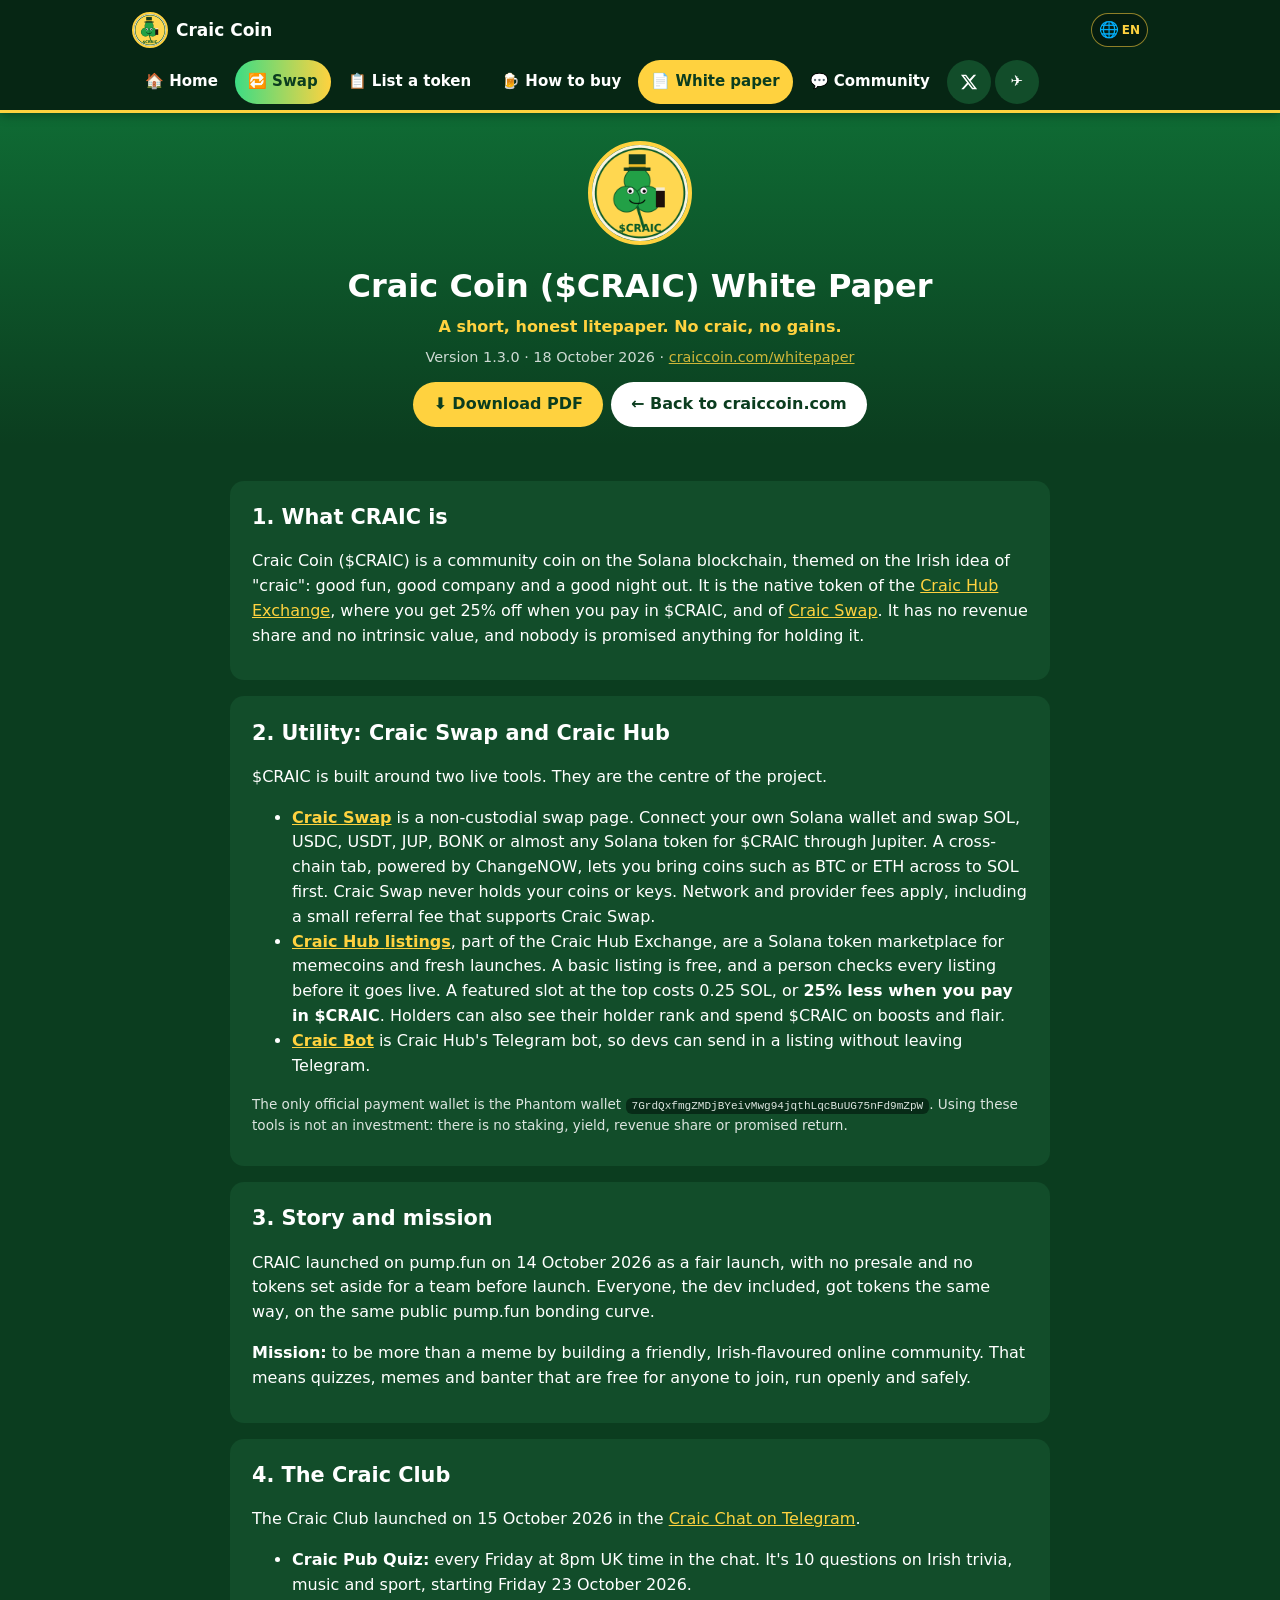
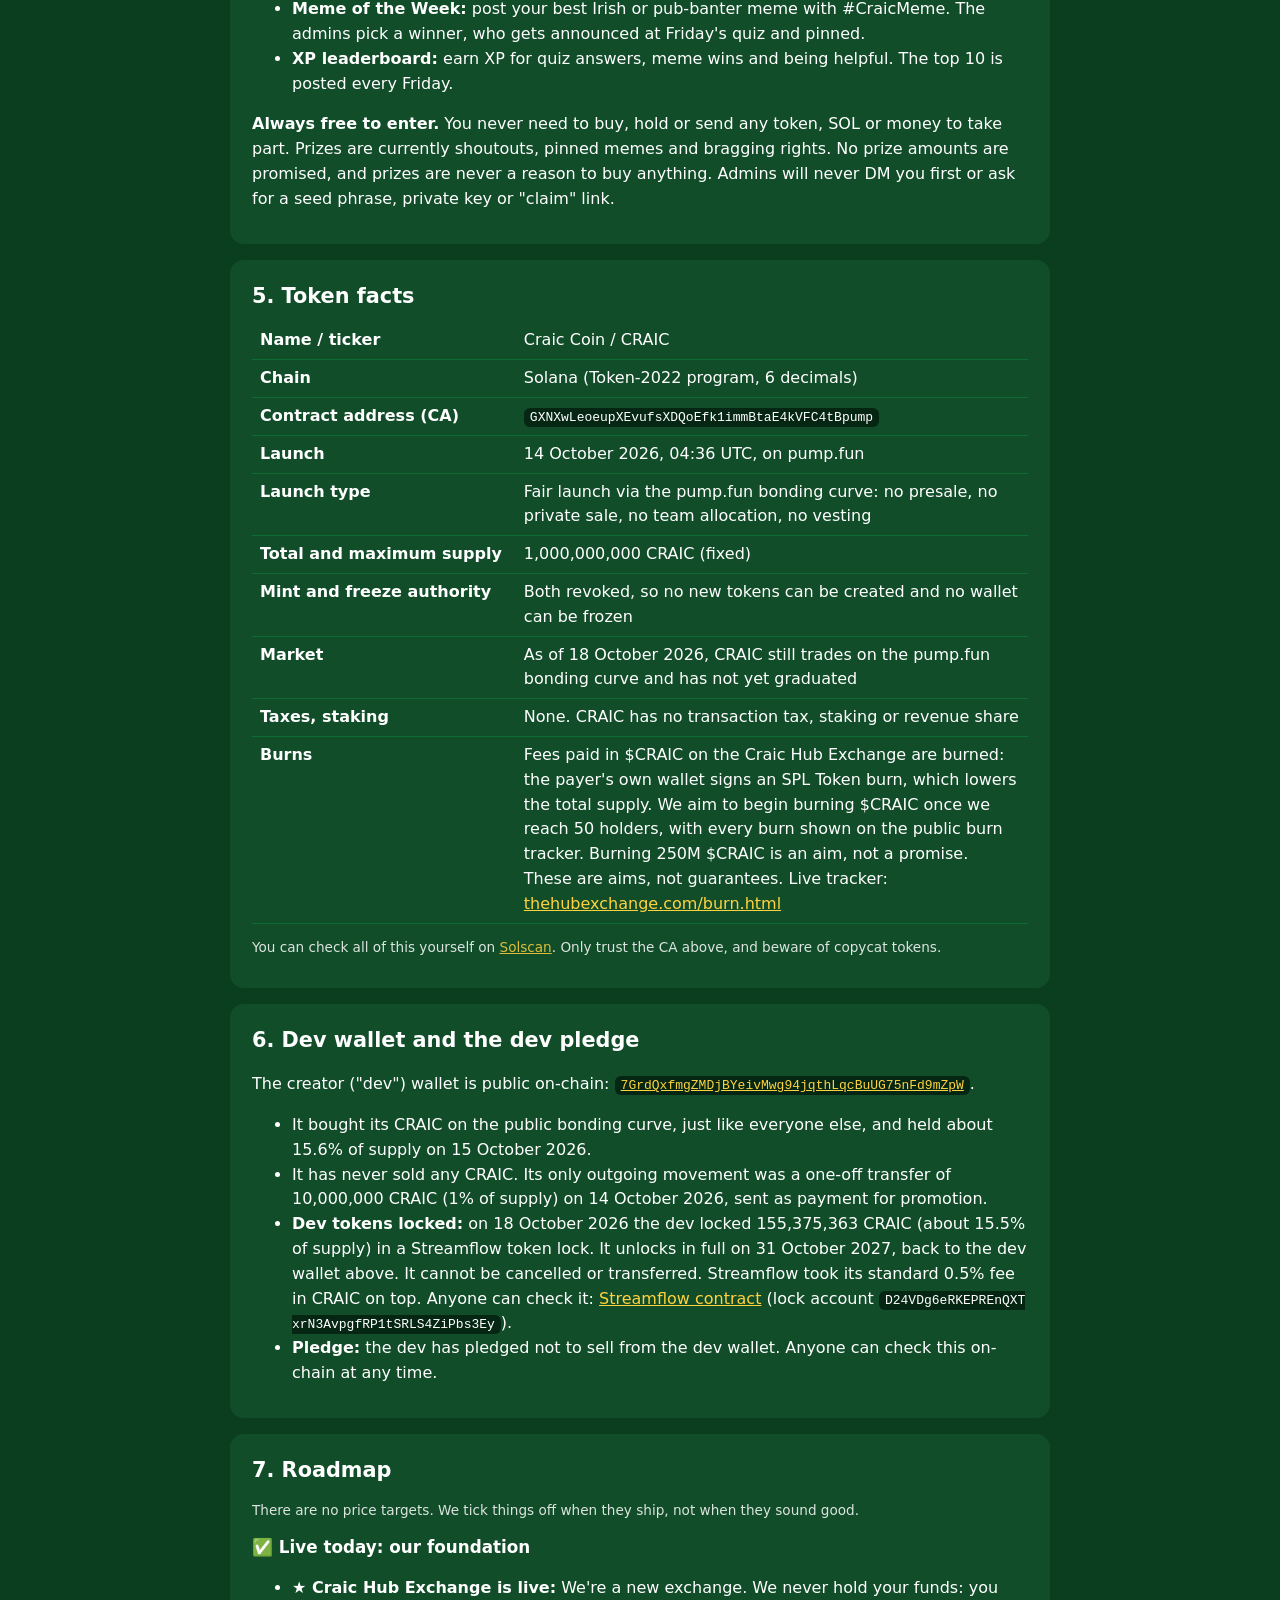
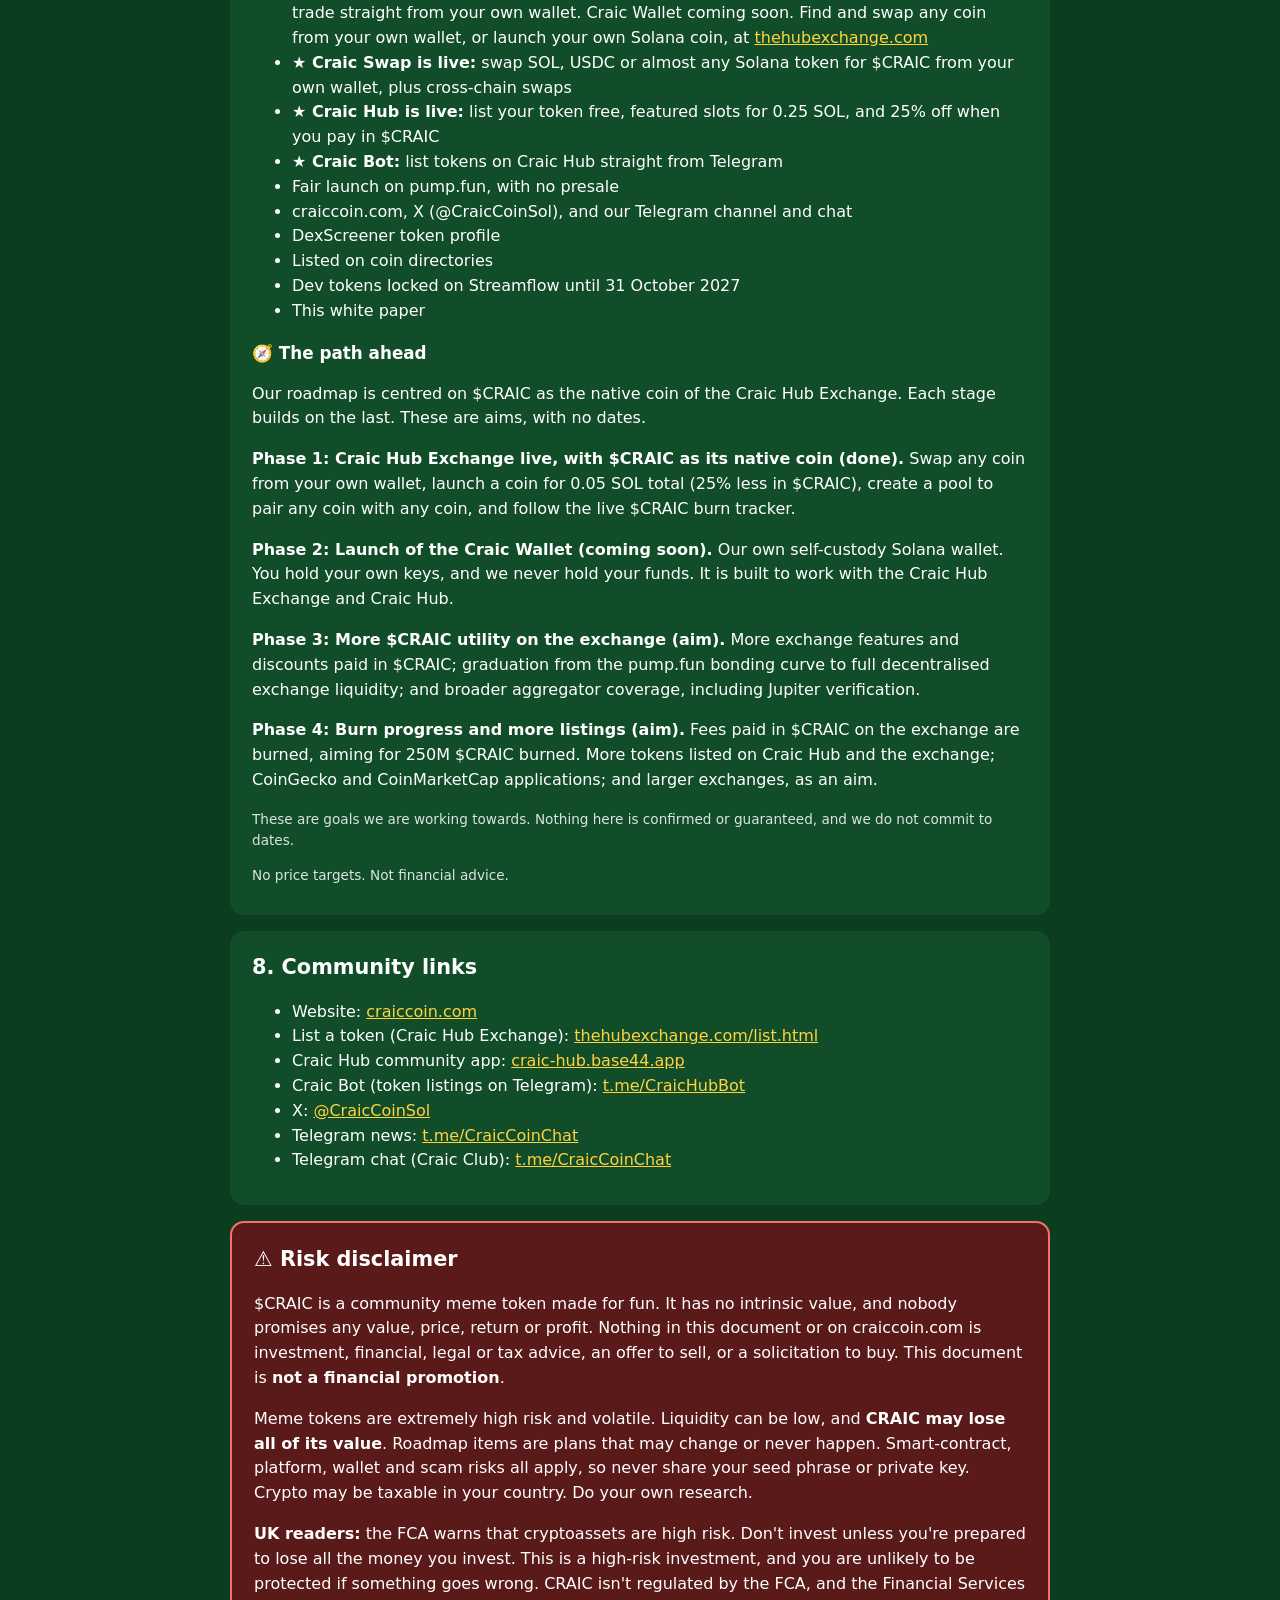
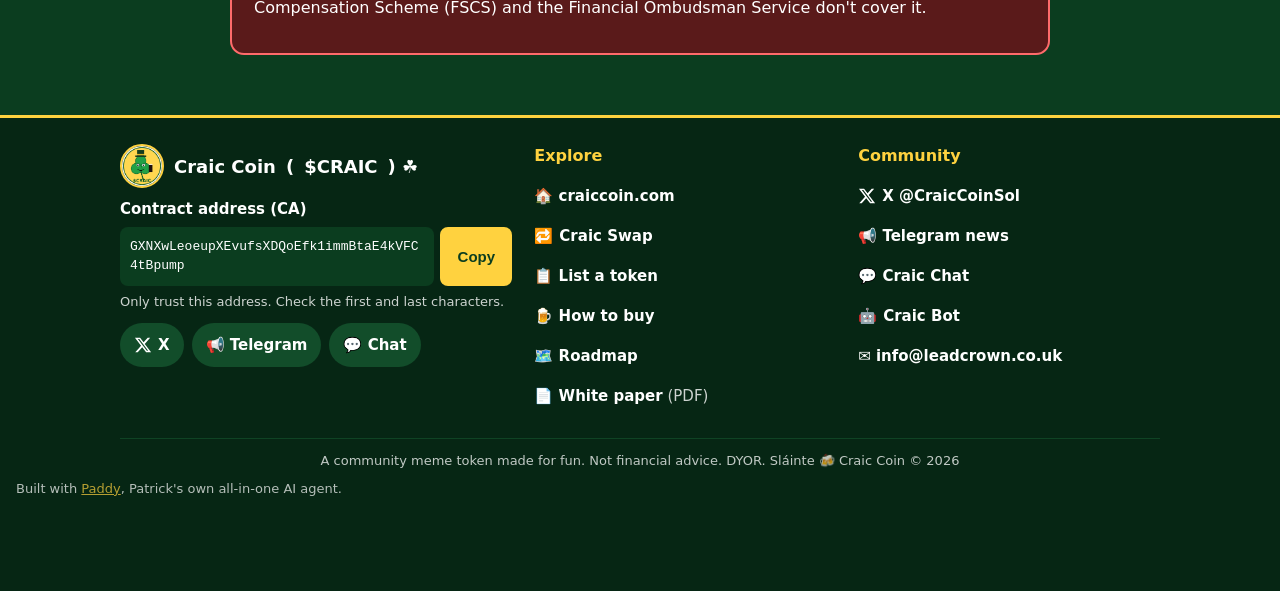
<file: whitepaper/index.html>
<!doctype html><html lang="en"><head><meta charset="utf-8"><meta name="viewport" content="width=device-width,initial-scale=1">
<!--CCSEO--><title>Craic Coin ($CRAIC) White Paper (Litepaper)</title>
<meta name="description" content="The Craic Coin ($CRAIC) litepaper: what it is, the Craic Club, token facts, the dev wallet, the roadmap and the risks."><meta name="robots" content="index,follow,max-image-preview:large">
<link rel="canonical" href="https://craiccoin.com/whitepaper/">
<link rel="icon" href="/favicon.ico" sizes="any"><link rel="icon" type="image/png" sizes="32x32" href="/favicon-32.png"><link rel="apple-touch-icon" href="/apple-touch-icon.png"><meta name="theme-color" content="#0b3d1f">
<meta property="og:type" content="website"><meta property="og:site_name" content="Craic Coin"><meta property="og:locale" content="en_GB">
<meta property="og:url" content="https://craiccoin.com/whitepaper/"><meta property="og:title" content="Craic Coin ($CRAIC) White Paper (Litepaper)"><meta property="og:description" content="The Craic Coin ($CRAIC) litepaper: what it is, the Craic Club, token facts, the dev wallet, the roadmap and the risks.">
<meta property="og:image" content="https://craiccoin.com/og-image.png"><meta property="og:image:secure_url" content="https://craiccoin.com/og-image.png"><meta property="og:image:type" content="image/png"><meta property="og:image:width" content="1200"><meta property="og:image:height" content="630"><meta property="og:image:alt" content="Craic Coin ($CRAIC) logo: No craic, no gains">
<meta name="twitter:card" content="summary_large_image"><meta name="twitter:site" content="@CraicCoinSol"><meta name="twitter:title" content="Craic Coin ($CRAIC) White Paper (Litepaper)"><meta name="twitter:description" content="The Craic Coin ($CRAIC) litepaper: what it is, the Craic Club, token facts, the dev wallet, the roadmap and the risks."><meta name="twitter:image" content="https://craiccoin.com/og-image.png"><meta name="twitter:image:alt" content="Craic Coin ($CRAIC) logo: No craic, no gains"><!--/CCSEO-->



<style>
body{margin:0;font-family:system-ui,sans-serif;background:#0b3d1f;color:#fff;line-height:1.55}
a{color:#ffd23f}.wrap{max-width:820px;margin:auto;padding:20px}
header{text-align:center;padding:28px 16px 18px;background:linear-gradient(#0f6b34,#0b3d1f)}
header img{width:96px;border-radius:50%;border:4px solid #ffd23f}
h1{font-size:2em;margin:.3em 0 .1em}.sub{color:#ffd23f;font-weight:700}
.meta{opacity:.8;font-size:.9em;margin:.4em 0 0}
.top{display:flex;gap:8px;justify-content:center;flex-wrap:wrap;margin-top:14px}
.btn{display:inline-block;padding:10px 20px;border-radius:24px;font-weight:700;text-decoration:none;background:#ffd23f;color:#0b3d1f}.btn.alt{background:#fff}
section{background:#124d2a;border-radius:14px;padding:16px 22px;margin:16px 0}
h2{margin:.2em 0 .5em;font-size:1.3em}h3{margin:.8em 0 .2em;font-size:1.05em}
table{border-collapse:collapse;width:100%}td{padding:6px 8px;border-bottom:1px solid #0f6b34;vertical-align:top}td:first-child{font-weight:700;width:34%}
code{background:#062614;padding:2px 6px;border-radius:6px;word-break:break-all}
.warn{background:#5a1a1a;border:2px solid #ff6b6b}.small{font-size:.85em;opacity:.85}
footer{text-align:center;opacity:.75;padding:18px}
@media print{body{background:#fff;color:#000;font-size:9.5pt;line-height:1.32}a{color:#0b5a2a}header{background:none;padding:0 0 6px}header img{width:60px;border-color:#0b5a2a}.sub{color:#0b5a2a}.top,.noprint{display:none}section{background:none;border:1px solid #9bb;border-radius:8px;padding:4px 12px;margin:6px 0;break-inside:avoid}.warn{background:none;border:2px solid #b00}code{background:#eee}td{border-color:#ccd}.wrap{padding:0 6px}footer{padding:6px}h2{font-size:1.15em;margin:.3em 0 .3em}h3{margin:.4em 0 0}p,ul{margin:.3em 0}td{padding:3px 6px}@page{size:A4;margin:12mm}}
</style><!--CCNAV--><style id="ccnav-css">
html{scroll-behavior:smooth}[id]{scroll-margin-top:76px}
.ccnav{position:sticky;top:0;z-index:1000;background:#062614;border-bottom:3px solid #ffd23f;font-family:system-ui,-apple-system,sans-serif;line-height:1.3;text-align:left;box-shadow:0 2px 10px rgba(0,0,0,.35)}
.ccnav *,.ccfoot *{box-sizing:border-box}
.ccnav-in{max-width:1040px;margin:auto;display:flex;align-items:center;flex-wrap:wrap;gap:6px;padding:6px 12px}
.ccbrand{display:flex;align-items:center;gap:8px;color:#fff!important;text-decoration:none;font-weight:800;font-size:17px;min-height:48px;margin-right:auto}
.ccbrand img{width:36px!important;height:36px;border-radius:50%;border:2px solid #ffd23f!important;margin:0}
.ccmenu{display:flex;flex-wrap:wrap;align-items:center;gap:4px;list-style:none;margin:0;padding:0}
.ccmenu a{display:flex;align-items:center;gap:6px;min-height:44px;padding:8px 13px;border-radius:22px;color:#fff;text-decoration:none;font-weight:700;font-size:15px}
.ccmenu a:hover,.ccmenu a:focus-visible{background:#124d2a}
.ccmenu a[aria-current="page"]{background:#ffd23f;color:#0b3d1f}
.ccmenu a.ccswap{background:linear-gradient(90deg,#3ddc84,#ffd23f);color:#0b3d1f}
.ccmenu a.ccswap[aria-current="page"]{box-shadow:0 0 0 2px #fff}
.ccmenu li.ccsoc{display:flex;gap:4px}
.ccmenu a.ccico{padding:8px 11px;min-width:44px;justify-content:center;background:#124d2a}
.ccquick{display:none;align-items:center;min-height:44px;padding:8px 14px;border-radius:22px;font-weight:800;text-decoration:none;font-size:15px;background:linear-gradient(90deg,#3ddc84,#ffd23f);color:#0b3d1f!important}
.cchb{display:none;align-items:center;justify-content:center;width:48px;height:48px;padding:0!important;margin:0;border:2px solid #ffd23f!important;border-radius:12px!important;background:transparent!important;color:#ffd23f!important;font-size:24px;cursor:pointer}
@media(max-width:860px){.cchb,.ccquick{display:flex}.ccmenu{display:none;width:100%;flex-direction:column;align-items:stretch;gap:4px;padding:6px 0 10px}.ccnav.open .ccmenu{display:flex}.ccmenu a{min-height:52px;font-size:18px;padding:12px 16px;border-radius:12px}.ccmenu li.ccsoc{display:flex;gap:8px}.ccmenu li.ccsoc a{flex:1;justify-content:center}}
.ccsr{display:none}@media(max-width:860px){.ccsr{display:inline}}
.cctop{position:fixed;right:16px;bottom:18px;z-index:999;width:52px;height:52px;border-radius:50%;background:#ffd23f;color:#0b3d1f!important;font-size:24px;font-weight:900;display:flex;align-items:center;justify-content:center;text-decoration:none;box-shadow:0 4px 14px rgba(0,0,0,.45);opacity:0;pointer-events:none;transition:opacity .2s}
.cctop.show{opacity:1;pointer-events:auto}
.ccfoot{background:#062614;border-top:3px solid #ffd23f;color:#fff;opacity:1!important;text-align:left!important;font-size:15px!important;padding:26px 16px 80px!important;margin-top:24px;font-family:system-ui,-apple-system,sans-serif;line-height:1.5}
.ccfoot-in{max-width:1040px;margin:auto;display:grid;gap:22px;grid-template-columns:1.3fr 1fr 1fr}
.ccfoot h4{margin:0 0 8px;color:#ffd23f;font-size:16px}
.ccfoot ul{list-style:none;margin:0;padding:0}.ccfoot li a{display:inline-flex;align-items:center;gap:6px;min-height:40px;color:#fff;text-decoration:none;font-weight:600}
.ccfoot li a:hover{color:#ffd23f}
.ccf-brand{display:flex;align-items:center;gap:10px;font-weight:800;font-size:18px;margin-bottom:10px}.ccf-brand img{width:44px!important;height:44px;border-radius:50%;border:2px solid #ffd23f!important}
.ccf-cabox{display:flex;gap:6px;align-items:stretch;margin:6px 0}
.ccf-cabox code{flex:1;background:#0b3d1f!important;padding:10px!important;border-radius:8px;word-break:break-all;font-size:13px;color:#fff}
.ccf-cabox button{min-width:72px;min-height:44px;padding:8px 12px!important;border:0;border-radius:8px!important;background:#ffd23f!important;color:#0b3d1f!important;font-weight:800;cursor:pointer;font-size:15px}
.ccf-soc{display:flex;gap:8px;flex-wrap:wrap;margin-top:12px}.ccf-soc a{display:inline-flex;align-items:center;gap:6px;min-height:44px;padding:8px 14px;border-radius:22px;background:#124d2a;color:#fff;text-decoration:none;font-weight:700}
.ccf-legal{grid-column:1/-1;font-size:13px;opacity:.75;margin:0;border-top:1px solid #124d2a;padding-top:12px;text-align:center}
@media(max-width:760px){.ccfoot-in{grid-template-columns:1fr 1fr}.ccf-main{grid-column:1/-1}}
@media print{.ccnav,.cctop,.ccfoot{display:none!important}}
</style><!--/CCNAV--><script src="/lang.js" defer></script>
</head><body><!--CCNAV--><nav class="ccnav" id="top" aria-label="Craic Coin sites"><div class="ccnav-in">
<a class="ccbrand" href="/"><img src="/logo.png" alt="" width="36" height="36">Craic Coin</a><a class="ccquick" href="https://craic-swap.netlify.app/">🔁 Swap</a>
<button class="cchb" type="button" aria-label="Open menu" aria-expanded="false" aria-controls="ccmenu">☰</button>
<ul class="ccmenu" id="ccmenu">
<li><a href="/">🏠 Home</a></li>
<li><a class="ccswap" href="https://craic-swap.netlify.app/">🔁 Swap</a></li>
<li><a href="https://thehubexchange.com/list.html">📋 List a token</a></li>
<li><a href="https://craiccoin.com/#how-to-buy">🍺 How to buy</a></li>
<li><a href="/whitepaper/" aria-current="page">📄 White paper</a></li>
<li><a href="https://craiccoin.com/#community">💬 Community</a></li>
<li class="ccsoc"><a class="ccico" href="https://x.com/CraicCoinSol" target="_blank" rel="noopener" aria-label="Craic Coin on X"><svg viewBox="0 0 24 24" width="18" height="18" aria-hidden="true"><path fill="currentColor" d="M18.244 2.25h3.308l-7.227 8.26 8.502 11.24H16.17l-5.214-6.817L4.99 21.75H1.68l7.73-8.835L1.254 2.25H8.08l4.713 6.231zm-1.161 17.52h1.833L7.084 4.126H5.117z"/></svg><span class="ccsr">X</span></a><a class="ccico" href="https://t.me/CraicCoinChat" target="_blank" rel="noopener" aria-label="Craic Coin on Telegram">✈️<span class="ccsr">Telegram</span></a></li>
</ul></div></nav><!--/CCNAV-->
<header><img src="/logo.png" alt="Craic Coin logo"><h1>Craic Coin ($CRAIC) White Paper</h1><div class="sub">A short, honest litepaper. No craic, no gains.</div>
<p class="meta">Version 1.3.0 · 18 October 2026 · <a href="https://craiccoin.com/whitepaper/">craiccoin.com/whitepaper</a></p>
<div class="top"><a class="btn" href="/craic-coin-whitepaper.pdf" download>⬇️ Download PDF</a><a class="btn alt" href="/">← Back to craiccoin.com</a></div></header>
<div class="wrap">

<section><h2>1. What CRAIC is</h2>
<p>Craic Coin ($CRAIC) is a community coin on the Solana blockchain, themed on the Irish idea of "craic": good fun, good company and a good night out. It is the native token of the <a href="https://thehubexchange.com/">Craic Hub Exchange</a>, where you get 25% off when you pay in $CRAIC, and of <a href="https://craic-swap.netlify.app/">Craic Swap</a>. It has no revenue share and no intrinsic value, and nobody is promised anything for holding it.</p></section>

<section><h2>2. Utility: Craic Swap and Craic Hub</h2>
<p>$CRAIC is built around two live tools. They are the centre of the project.</p>
<ul>
<li><strong><a href="https://craic-swap.netlify.app/">Craic Swap</a></strong> is a non-custodial swap page. Connect your own Solana wallet and swap SOL, USDC, USDT, JUP, BONK or almost any Solana token for $CRAIC through Jupiter. A cross-chain tab, powered by ChangeNOW, lets you bring coins such as BTC or ETH across to SOL first. Craic Swap never holds your coins or keys. Network and provider fees apply, including a small referral fee that supports Craic Swap.</li>
<li><strong><a href="https://thehubexchange.com/list.html">Craic Hub listings</a></strong>, part of the Craic Hub Exchange, are a Solana token marketplace for memecoins and fresh launches. A basic listing is free, and a person checks every listing before it goes live. A featured slot at the top costs 0.25 SOL, or <strong>25% less when you pay in $CRAIC</strong>. Holders can also see their holder rank and spend $CRAIC on boosts and flair.</li>
<li><strong><a href="https://t.me/CraicHubBot">Craic Bot</a></strong> is Craic Hub's Telegram bot, so devs can send in a listing without leaving Telegram.</li>
</ul>
<p class="small">The only official payment wallet is the Phantom wallet <code>7GrdQxfmgZMDjBYeivMwg94jqthLqcBuUG75nFd9mZpW</code>. Using these tools is not an investment: there is no staking, yield, revenue share or promised return.</p></section>

<section><h2>3. Story and mission</h2>
<p>CRAIC launched on pump.fun on 14 October 2026 as a fair launch, with no presale and no tokens set aside for a team before launch. Everyone, the dev included, got tokens the same way, on the same public pump.fun bonding curve.</p>
<p><strong>Mission:</strong> to be more than a meme by building a friendly, Irish-flavoured online community. That means quizzes, memes and banter that are free for anyone to join, run openly and safely.</p></section>

<section><h2>4. The Craic Club</h2>
<p>The Craic Club launched on 15 October 2026 in the <a href="https://t.me/CraicCoinChat">Craic Chat on Telegram</a>.</p>
<ul>
<li><strong>Craic Pub Quiz:</strong> every Friday at 8pm UK time in the chat. It's 10 questions on Irish trivia, music and sport, starting Friday 23 October 2026.</li>
<li><strong>Meme of the Week:</strong> post your best Irish or pub-banter meme with #CraicMeme. The admins pick a winner, who gets announced at Friday's quiz and pinned.</li>
<li><strong>XP leaderboard:</strong> earn XP for quiz answers, meme wins and being helpful. The top 10 is posted every Friday.</li>
</ul>
<p><strong>Always free to enter.</strong> You never need to buy, hold or send any token, SOL or money to take part. Prizes are currently shoutouts, pinned memes and bragging rights. No prize amounts are promised, and prizes are never a reason to buy anything. Admins will never DM you first or ask for a seed phrase, private key or "claim" link.</p></section>

<section><h2>5. Token facts</h2>
<table>
<tr><td>Name / ticker</td><td>Craic Coin / CRAIC</td></tr>
<tr><td>Chain</td><td>Solana (Token-2022 program, 6 decimals)</td></tr>
<tr><td>Contract address (CA)</td><td><code class="notranslate" translate="no">GXNXwLeoeupXEvufsXDQoEfk1immBtaE4kVFC4tBpump</code></td></tr>
<tr><td>Launch</td><td>14 October 2026, 04:36 UTC, on pump.fun</td></tr>
<tr><td>Launch type</td><td>Fair launch via the pump.fun bonding curve: no presale, no private sale, no team allocation, no vesting</td></tr>
<tr><td>Total and maximum supply</td><td>1,000,000,000 CRAIC (fixed)</td></tr>
<tr><td>Mint and freeze authority</td><td>Both revoked, so no new tokens can be created and no wallet can be frozen</td></tr>
<tr><td>Market</td><td>As of 18 October 2026, CRAIC still trades on the pump.fun bonding curve and has not yet graduated</td></tr>
<tr><td>Taxes, staking</td><td>None. CRAIC has no transaction tax, staking or revenue share</td></tr>
<tr><td>Burns</td><td>Fees paid in $CRAIC on the Craic Hub Exchange are burned: the payer's own wallet signs an SPL Token burn, which lowers the total supply. We aim to begin burning $CRAIC once we reach 50 holders, with every burn shown on the public burn tracker. Burning 250M $CRAIC is an aim, not a promise. These are aims, not guarantees. Live tracker: <a href="https://thehubexchange.com/burn.html">thehubexchange.com/burn.html</a></td></tr>
</table>
<p class="small">You can check all of this yourself on <a href="https://solscan.io/token/GXNXwLeoeupXEvufsXDQoEfk1immBtaE4kVFC4tBpump">Solscan</a>. Only trust the CA above, and beware of copycat tokens.</p></section>

<section><h2>6. Dev wallet and the dev pledge</h2>
<p>The creator ("dev") wallet is public on-chain: <a href="https://solscan.io/account/7GrdQxfmgZMDjBYeivMwg94jqthLqcBuUG75nFd9mZpW"><code>7GrdQxfmgZMDjBYeivMwg94jqthLqcBuUG75nFd9mZpW</code></a>.</p>
<ul>
<li>It bought its CRAIC on the public bonding curve, just like everyone else, and held about 15.6% of supply on 15 October 2026.</li>
<li>It has never sold any CRAIC. Its only outgoing movement was a one-off transfer of 10,000,000 CRAIC (1% of supply) on 14 October 2026, sent as payment for promotion.</li>
<li><strong>Dev tokens locked:</strong> on 18 October 2026 the dev locked 155,375,363 CRAIC (about 15.5% of supply) in a Streamflow token lock. It unlocks in full on 31 October 2027, back to the dev wallet above. It cannot be cancelled or transferred. Streamflow took its standard 0.5% fee in CRAIC on top. Anyone can check it: <a href="https://app.streamflow.finance/contract/solana/mainnet/D24VDg6eRKEPREnQXTxrN3AvpgfRP1tSRLS4ZiPbs3Ey">Streamflow contract</a> (lock account <code>D24VDg6eRKEPREnQXTxrN3AvpgfRP1tSRLS4ZiPbs3Ey</code>).</li>
<li><strong>Pledge:</strong> the dev has pledged not to sell from the dev wallet. Anyone can check this on-chain at any time.</li>
</ul></section>

<section><h2>7. Roadmap</h2>
<p class="small">There are no price targets. We tick things off when they ship, not when they sound good.</p>
<h3>✅ Live today: our foundation</h3>
<ul>
<li><strong>★ Craic Hub Exchange is live:</strong> We're a new exchange. We never hold your funds: you trade straight from your own wallet. Craic Wallet coming soon. Find and swap any coin from your own wallet, or launch your own Solana coin, at <a href="https://thehubexchange.com/">thehubexchange.com</a></li>
<li><strong>★ Craic Swap is live:</strong> swap SOL, USDC or almost any Solana token for $CRAIC from your own wallet, plus cross-chain swaps</li>
<li><strong>★ Craic Hub is live:</strong> list your token free, featured slots for 0.25 SOL, and 25% off when you pay in $CRAIC</li>
<li><strong>★ Craic Bot:</strong> list tokens on Craic Hub straight from Telegram</li>
<li>Fair launch on pump.fun, with no presale</li>
<li>craiccoin.com, X (@CraicCoinSol), and our Telegram channel and chat</li>
<li>DexScreener token profile</li>
<li>Listed on coin directories</li>
<li>Dev tokens locked on Streamflow until 31 October 2027</li>
<li>This white paper</li>
</ul>
<h3>🧭 The path ahead</h3>
<p>Our roadmap is centred on $CRAIC as the native coin of the Craic Hub Exchange. Each stage builds on the last. These are aims, with no dates.</p>
<p><strong>Phase 1: Craic Hub Exchange live, with $CRAIC as its native coin (done).</strong> Swap any coin from your own wallet, launch a coin for 0.05 SOL total (25% less in $CRAIC), create a pool to pair any coin with any coin, and follow the live $CRAIC burn tracker.</p>
<p><strong>Phase 2: Launch of the Craic Wallet (coming soon).</strong> Our own self-custody Solana wallet. You hold your own keys, and we never hold your funds. It is built to work with the Craic Hub Exchange and Craic Hub.</p>
<p><strong>Phase 3: More $CRAIC utility on the exchange (aim).</strong> More exchange features and discounts paid in $CRAIC; graduation from the pump.fun bonding curve to full decentralised exchange liquidity; and broader aggregator coverage, including Jupiter verification.</p>
<p><strong>Phase 4: Burn progress and more listings (aim).</strong> Fees paid in $CRAIC on the exchange are burned, aiming for 250M $CRAIC burned. More tokens listed on Craic Hub and the exchange; CoinGecko and CoinMarketCap applications; and larger exchanges, as an aim.</p>
<p class="small">These are goals we are working towards. Nothing here is confirmed or guaranteed, and we do not commit to dates.</p>
<p class="small">No price targets. Not financial advice.</p></section>

<section><h2>8. Community links</h2>
<ul>
<li>Website: <a href="https://craiccoin.com">craiccoin.com</a></li>
<li>List a token (Craic Hub Exchange): <a href="https://thehubexchange.com/list.html">thehubexchange.com/list.html</a></li><li>Craic Hub community app: <a href="https://craic-hub.base44.app">craic-hub.base44.app</a></li>
<li>Craic Bot (token listings on Telegram): <a href="https://t.me/CraicHubBot">t.me/CraicHubBot</a></li>
<li>X: <a href="https://x.com/CraicCoinSol">@CraicCoinSol</a></li>
<li>Telegram news: <a href="https://t.me/CraicCoinChat">t.me/CraicCoinChat</a></li>
<li>Telegram chat (Craic Club): <a href="https://t.me/CraicCoinChat">t.me/CraicCoinChat</a></li>
</ul></section>

<section class="warn"><h2>⚠️ Risk disclaimer</h2>
<p>$CRAIC is a community meme token made for fun. It has no intrinsic value, and nobody promises any value, price, return or profit. Nothing in this document or on craiccoin.com is investment, financial, legal or tax advice, an offer to sell, or a solicitation to buy. This document is <strong>not a financial promotion</strong>.</p>
<p>Meme tokens are extremely high risk and volatile. Liquidity can be low, and <strong>CRAIC may lose all of its value</strong>. Roadmap items are plans that may change or never happen. Smart-contract, platform, wallet and scam risks all apply, so never share your seed phrase or private key. Crypto may be taxable in your country. Do your own research.</p>
<p><strong>UK readers:</strong> the FCA warns that cryptoassets are high risk. Don't invest unless you're prepared to lose all the money you invest. This is a high-risk investment, and you are unlikely to be protected if something goes wrong. CRAIC isn't regulated by the FCA, and the Financial Services Compensation Scheme (FSCS) and the Financial Ombudsman Service don't cover it.</p></section>
</div>

<!--CCNAV--><footer class="ccfoot"><div class="ccfoot-in">
<div class="ccf-main"><div class="ccf-brand"><img src="/logo.png" alt="" width="44" height="44">Craic Coin ($CRAIC) ☘️</div>
<div><b>Contract address (CA)</b></div><div class="ccf-cabox"><code class="notranslate" translate="no">GXNXwLeoeupXEvufsXDQoEfk1immBtaE4kVFC4tBpump</code><button type="button" onclick="ccCopy(this)" aria-label="Copy contract address">Copy</button></div>
<div style="font-size:13px;opacity:.8">Only trust this address. Check the first and last characters.</div>
<div class="ccf-soc"><a href="https://x.com/CraicCoinSol" target="_blank" rel="noopener"><svg viewBox="0 0 24 24" width="18" height="18" aria-hidden="true"><path fill="currentColor" d="M18.244 2.25h3.308l-7.227 8.26 8.502 11.24H16.17l-5.214-6.817L4.99 21.75H1.68l7.73-8.835L1.254 2.25H8.08l4.713 6.231zm-1.161 17.52h1.833L7.084 4.126H5.117z"/></svg> X</a><a href="https://t.me/CraicCoinChat" target="_blank" rel="noopener">📢 Telegram</a><a href="https://t.me/CraicCoinChat" target="_blank" rel="noopener">💬 Chat</a></div></div>
<div><h4>Explore</h4><ul>
<li><a href="/">🏠 craiccoin.com</a></li><li><a href="https://craic-swap.netlify.app/">🔁 Craic Swap</a></li><li><a href="https://thehubexchange.com/list.html">📋 List a token</a></li>
<li><a href="https://craiccoin.com/#how-to-buy">🍺 How to buy</a></li><li><a href="https://craiccoin.com/#roadmap">🗺️ Roadmap</a></li><li><a href="/whitepaper/">📄 White paper</a> <a href="/craic-coin-whitepaper.pdf" style="min-height:0;opacity:.8;font-weight:400">(PDF)</a></li></ul></div>
<div><h4>Community</h4><ul>
<li><a href="https://x.com/CraicCoinSol" target="_blank" rel="noopener"><svg viewBox="0 0 24 24" width="18" height="18" aria-hidden="true"><path fill="currentColor" d="M18.244 2.25h3.308l-7.227 8.26 8.502 11.24H16.17l-5.214-6.817L4.99 21.75H1.68l7.73-8.835L1.254 2.25H8.08l4.713 6.231zm-1.161 17.52h1.833L7.084 4.126H5.117z"/></svg> X @CraicCoinSol</a></li><li><a href="https://t.me/CraicCoinChat" target="_blank" rel="noopener">📢 Telegram news</a></li><li><a href="https://t.me/CraicCoinChat" target="_blank" rel="noopener">💬 Craic Chat</a></li>
<li><a href="https://t.me/CraicHubBot" target="_blank" rel="noopener">🤖 Craic Bot</a></li><li><a href="mailto:info@leadcrown.co.uk">✉️ info@leadcrown.co.uk</a></li></ul></div>
<p class="ccf-legal">A community meme token made for fun. Not financial advice. DYOR. Sláinte 🍻 Craic Coin © 2026</p>
</div><p style="opacity:.7;font-size:13px;margin-top:8px">Built with <a href="https://agent.craiccoin.com">Paddy</a>, Patrick's own all-in-one AI agent.</p></footer><a class="cctop" href="#top" aria-label="Back to top">↑</a><script id="ccnav-js">(function(){var n=document.querySelector('.ccnav'),b=n&&n.querySelector('.cchb');if(b){b.addEventListener('click',function(){var o=n.classList.toggle('open');b.setAttribute('aria-expanded',o);b.textContent=o?'\u2715':'\u2630'});n.querySelectorAll('.ccmenu a').forEach(function(a){a.addEventListener('click',function(){n.classList.remove('open');b.setAttribute('aria-expanded','false');b.textContent='\u2630'})})}
var t=document.querySelector('.cctop');if(t){var f=function(){t.classList.toggle('show',window.scrollY>500)};window.addEventListener('scroll',f,{passive:true});f();t.addEventListener('click',function(e){e.preventDefault();window.scrollTo({top:0,behavior:'smooth'})})}
window.ccCopy=function(btn){var c='GXNXwLeoeupXEvufsXDQoEfk1immBtaE4kVFC4tBpump';var done=function(){btn.textContent='Copied!';setTimeout(function(){btn.textContent='Copy'},1800)};if(navigator.clipboard)navigator.clipboard.writeText(c).then(done,function(){prompt('Copy the CA:',c)});else prompt('Copy the CA:',c)}})();</script><!--/CCNAV--></body></html>
</file>
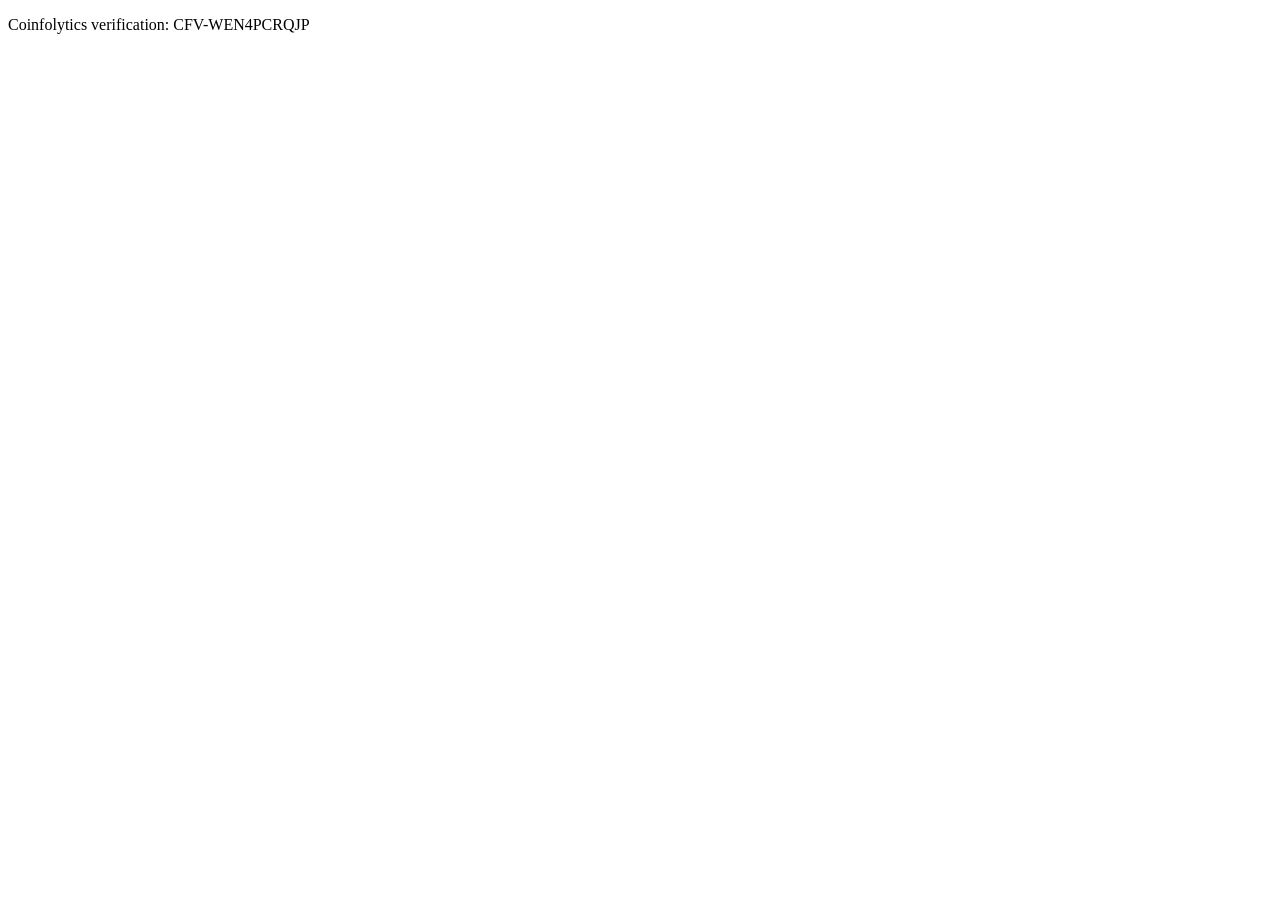
<file: coinfolytics-verify.html>
<!DOCTYPE html>
<html lang="en"><head><meta charset="utf-8"><meta name="robots" content="noindex"><title>Coinfolytics verification</title></head>
<body><p>Coinfolytics verification: CFV-WEN4PCRQJP</p></body></html>
</file>
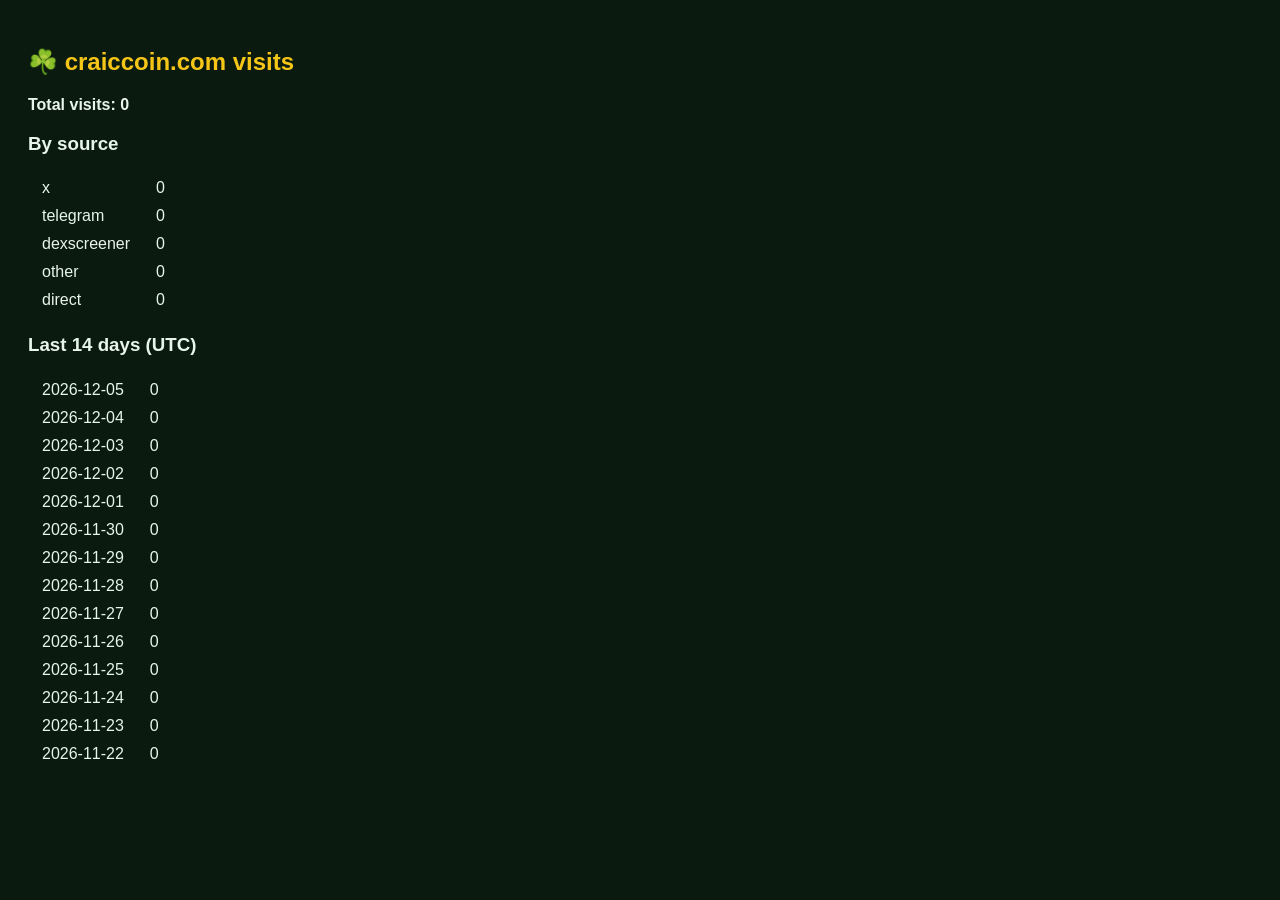
<file: stats.html>
<!doctype html><html><head><meta charset="utf-8"><meta name="robots" content="noindex"><meta name="viewport" content="width=device-width,initial-scale=1"><title>$CRAIC visits</title>
<style>body{font-family:sans-serif;background:#0b1a0f;color:#e8f5e9;padding:20px}td{padding:4px 12px}h2{color:#f5c518}</style></head><body>
<h2>☘️ craiccoin.com visits</h2><div id="o">Loading…</div><script>
var A="https://abacus.jasoncameron.dev/get/craiccoin-com/";
function g(k){return fetch(A+k).then(function(r){return r.json()}).then(function(j){return j.value||0}).catch(function(){return 0})}
var days=[];for(var i=0;i<14;i++){var t=new Date(Date.now()-i*864e5);days.push(t.toISOString().slice(0,10))}
var refs=["x","telegram","dexscreener","other","direct"];
Promise.all([g("total")].concat(refs.map(function(r){return g("ref-"+r)})).concat(days.map(function(d){return g("day-"+d.replace(/-/g,""))}))).then(function(v){
var h="<p><b>Total visits: "+v[0]+"</b></p><h3>By source</h3><table>";refs.forEach(function(r,i){h+="<tr><td>"+r+"</td><td>"+v[1+i]+"</td></tr>"});
h+="</table><h3>Last 14 days (UTC)</h3><table>";days.forEach(function(d,i){h+="<tr><td>"+d+"</td><td>"+v[1+refs.length+i]+"</td></tr>"});
document.getElementById("o").innerHTML=h+"</table>"})</script></body></html>
</file>
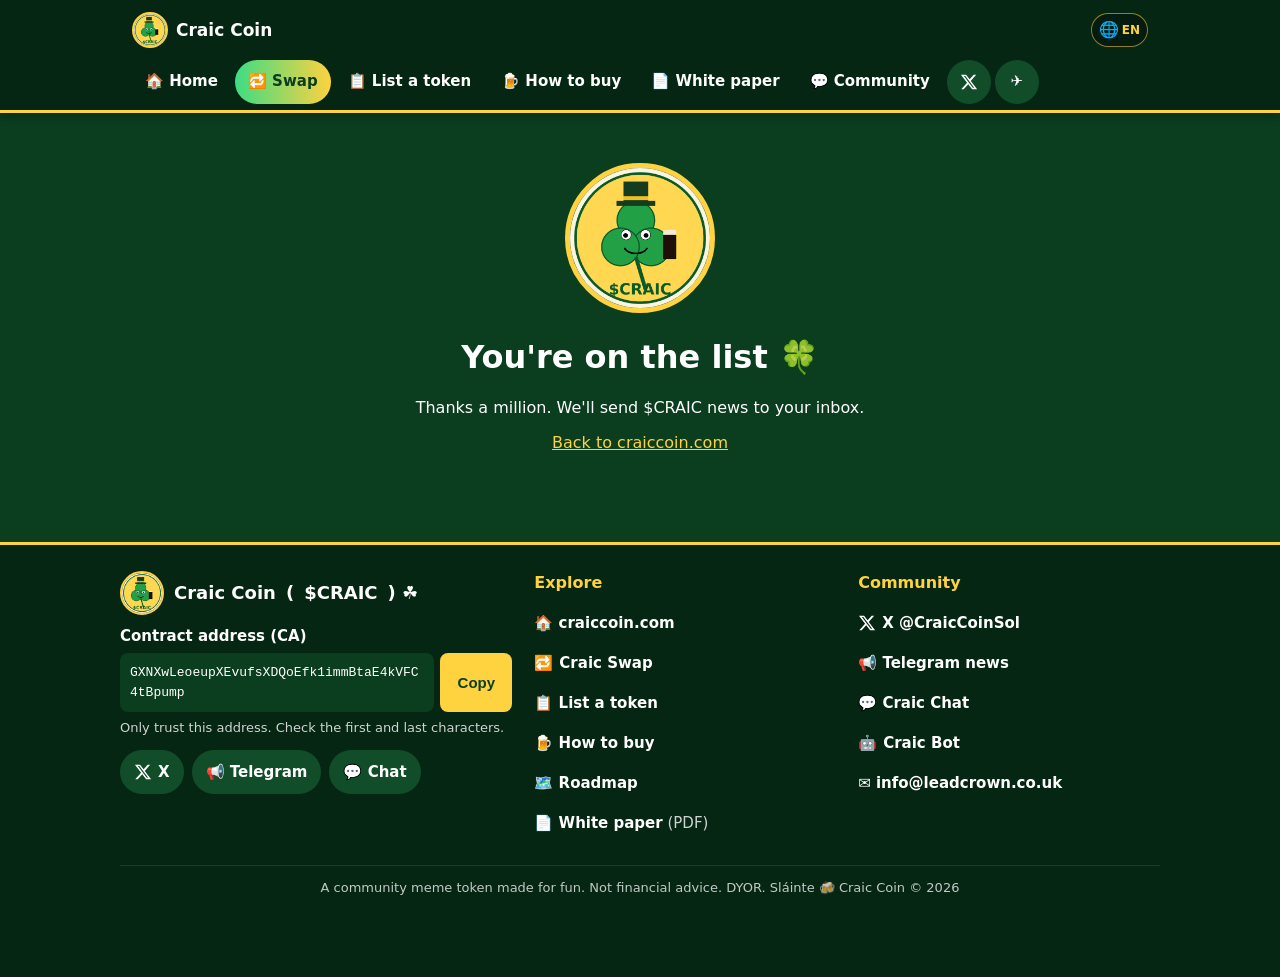
<file: thanks.html>
<!doctype html><html lang="en"><head><meta charset="utf-8"><meta name="viewport" content="width=device-width,initial-scale=1"><title>Thanks! – Craic Coin</title><meta name="robots" content="noindex"><link rel="icon" href="/favicon.ico" sizes="any">
<style>body{margin:0;font-family:system-ui,sans-serif;background:#0b3d1f;color:#fff;text-align:center;padding:0}main{padding:50px 20px}a{color:#ffd23f}img{width:140px;border-radius:50%;border:5px solid #ffd23f}</style><!--CCNAV--><style id="ccnav-css">
html{scroll-behavior:smooth}[id]{scroll-margin-top:76px}
.ccnav{position:sticky;top:0;z-index:1000;background:#062614;border-bottom:3px solid #ffd23f;font-family:system-ui,-apple-system,sans-serif;line-height:1.3;text-align:left;box-shadow:0 2px 10px rgba(0,0,0,.35)}
.ccnav *,.ccfoot *{box-sizing:border-box}
.ccnav-in{max-width:1040px;margin:auto;display:flex;align-items:center;flex-wrap:wrap;gap:6px;padding:6px 12px}
.ccbrand{display:flex;align-items:center;gap:8px;color:#fff!important;text-decoration:none;font-weight:800;font-size:17px;min-height:48px;margin-right:auto}
.ccbrand img{width:36px!important;height:36px;border-radius:50%;border:2px solid #ffd23f!important;margin:0}
.ccmenu{display:flex;flex-wrap:wrap;align-items:center;gap:4px;list-style:none;margin:0;padding:0}
.ccmenu a{display:flex;align-items:center;gap:6px;min-height:44px;padding:8px 13px;border-radius:22px;color:#fff;text-decoration:none;font-weight:700;font-size:15px}
.ccmenu a:hover,.ccmenu a:focus-visible{background:#124d2a}
.ccmenu a[aria-current="page"]{background:#ffd23f;color:#0b3d1f}
.ccmenu a.ccswap{background:linear-gradient(90deg,#3ddc84,#ffd23f);color:#0b3d1f}
.ccmenu a.ccswap[aria-current="page"]{box-shadow:0 0 0 2px #fff}
.ccmenu li.ccsoc{display:flex;gap:4px}
.ccmenu a.ccico{padding:8px 11px;min-width:44px;justify-content:center;background:#124d2a}
.ccquick{display:none;align-items:center;min-height:44px;padding:8px 14px;border-radius:22px;font-weight:800;text-decoration:none;font-size:15px;background:linear-gradient(90deg,#3ddc84,#ffd23f);color:#0b3d1f!important}
.cchb{display:none;align-items:center;justify-content:center;width:48px;height:48px;padding:0!important;margin:0;border:2px solid #ffd23f!important;border-radius:12px!important;background:transparent!important;color:#ffd23f!important;font-size:24px;cursor:pointer}
@media(max-width:860px){.cchb,.ccquick{display:flex}.ccmenu{display:none;width:100%;flex-direction:column;align-items:stretch;gap:4px;padding:6px 0 10px}.ccnav.open .ccmenu{display:flex}.ccmenu a{min-height:52px;font-size:18px;padding:12px 16px;border-radius:12px}.ccmenu li.ccsoc{display:flex;gap:8px}.ccmenu li.ccsoc a{flex:1;justify-content:center}}
.ccsr{display:none}@media(max-width:860px){.ccsr{display:inline}}
.cctop{position:fixed;right:16px;bottom:18px;z-index:999;width:52px;height:52px;border-radius:50%;background:#ffd23f;color:#0b3d1f!important;font-size:24px;font-weight:900;display:flex;align-items:center;justify-content:center;text-decoration:none;box-shadow:0 4px 14px rgba(0,0,0,.45);opacity:0;pointer-events:none;transition:opacity .2s}
.cctop.show{opacity:1;pointer-events:auto}
.ccfoot{background:#062614;border-top:3px solid #ffd23f;color:#fff;opacity:1!important;text-align:left!important;font-size:15px!important;padding:26px 16px 80px!important;margin-top:24px;font-family:system-ui,-apple-system,sans-serif;line-height:1.5}
.ccfoot-in{max-width:1040px;margin:auto;display:grid;gap:22px;grid-template-columns:1.3fr 1fr 1fr}
.ccfoot h4{margin:0 0 8px;color:#ffd23f;font-size:16px}
.ccfoot ul{list-style:none;margin:0;padding:0}.ccfoot li a{display:inline-flex;align-items:center;gap:6px;min-height:40px;color:#fff;text-decoration:none;font-weight:600}
.ccfoot li a:hover{color:#ffd23f}
.ccf-brand{display:flex;align-items:center;gap:10px;font-weight:800;font-size:18px;margin-bottom:10px}.ccf-brand img{width:44px!important;height:44px;border-radius:50%;border:2px solid #ffd23f!important}
.ccf-cabox{display:flex;gap:6px;align-items:stretch;margin:6px 0}
.ccf-cabox code{flex:1;background:#0b3d1f!important;padding:10px!important;border-radius:8px;word-break:break-all;font-size:13px;color:#fff}
.ccf-cabox button{min-width:72px;min-height:44px;padding:8px 12px!important;border:0;border-radius:8px!important;background:#ffd23f!important;color:#0b3d1f!important;font-weight:800;cursor:pointer;font-size:15px}
.ccf-soc{display:flex;gap:8px;flex-wrap:wrap;margin-top:12px}.ccf-soc a{display:inline-flex;align-items:center;gap:6px;min-height:44px;padding:8px 14px;border-radius:22px;background:#124d2a;color:#fff;text-decoration:none;font-weight:700}
.ccf-legal{grid-column:1/-1;font-size:13px;opacity:.75;margin:0;border-top:1px solid #124d2a;padding-top:12px;text-align:center}
@media(max-width:760px){.ccfoot-in{grid-template-columns:1fr 1fr}.ccf-main{grid-column:1/-1}}
@media print{.ccnav,.cctop,.ccfoot{display:none!important}}
</style><!--/CCNAV--><script src="/lang.js" defer></script>
</head>
<body><!--CCNAV--><nav class="ccnav" id="top" aria-label="Craic Coin sites"><div class="ccnav-in">
<a class="ccbrand" href="/"><img src="/logo.png" alt="" width="36" height="36">Craic Coin</a><a class="ccquick" href="https://craic-swap.netlify.app/">🔁 Swap</a>
<button class="cchb" type="button" aria-label="Open menu" aria-expanded="false" aria-controls="ccmenu">☰</button>
<ul class="ccmenu" id="ccmenu">
<li><a href="/">🏠 Home</a></li>
<li><a class="ccswap" href="https://craic-swap.netlify.app/">🔁 Swap</a></li>
<li><a href="https://thehubexchange.com/list.html">📋 List a token</a></li>
<li><a href="https://craiccoin.com/#how-to-buy">🍺 How to buy</a></li>
<li><a href="/whitepaper/">📄 White paper</a></li>
<li><a href="https://craiccoin.com/#community">💬 Community</a></li>
<li class="ccsoc"><a class="ccico" href="https://x.com/CraicCoinSol" target="_blank" rel="noopener" aria-label="Craic Coin on X"><svg viewBox="0 0 24 24" width="18" height="18" aria-hidden="true"><path fill="currentColor" d="M18.244 2.25h3.308l-7.227 8.26 8.502 11.24H16.17l-5.214-6.817L4.99 21.75H1.68l7.73-8.835L1.254 2.25H8.08l4.713 6.231zm-1.161 17.52h1.833L7.084 4.126H5.117z"/></svg><span class="ccsr">X</span></a><a class="ccico" href="https://t.me/CraicCoinChat" target="_blank" rel="noopener" aria-label="Craic Coin on Telegram">✈️<span class="ccsr">Telegram</span></a></li>
</ul></div></nav><!--/CCNAV--><main><img src="logo.png" alt="Craic Coin logo"><h1>You're on the list 🍀</h1><p>Thanks a million. We'll send $CRAIC news to your inbox.</p><p><a href="/">Back to craiccoin.com</a></p></main><!--CCNAV--><footer class="ccfoot"><div class="ccfoot-in">
<div class="ccf-main"><div class="ccf-brand"><img src="/logo.png" alt="" width="44" height="44">Craic Coin ($CRAIC) ☘️</div>
<div><b>Contract address (CA)</b></div><div class="ccf-cabox"><code class="notranslate" translate="no">GXNXwLeoeupXEvufsXDQoEfk1immBtaE4kVFC4tBpump</code><button type="button" onclick="ccCopy(this)" aria-label="Copy contract address">Copy</button></div>
<div style="font-size:13px;opacity:.8">Only trust this address. Check the first and last characters.</div>
<div class="ccf-soc"><a href="https://x.com/CraicCoinSol" target="_blank" rel="noopener"><svg viewBox="0 0 24 24" width="18" height="18" aria-hidden="true"><path fill="currentColor" d="M18.244 2.25h3.308l-7.227 8.26 8.502 11.24H16.17l-5.214-6.817L4.99 21.75H1.68l7.73-8.835L1.254 2.25H8.08l4.713 6.231zm-1.161 17.52h1.833L7.084 4.126H5.117z"/></svg> X</a><a href="https://t.me/CraicCoinChat" target="_blank" rel="noopener">📢 Telegram</a><a href="https://t.me/CraicCoinChat" target="_blank" rel="noopener">💬 Chat</a></div></div>
<div><h4>Explore</h4><ul>
<li><a href="/">🏠 craiccoin.com</a></li><li><a href="https://craic-swap.netlify.app/">🔁 Craic Swap</a></li><li><a href="https://thehubexchange.com/list.html">📋 List a token</a></li>
<li><a href="https://craiccoin.com/#how-to-buy">🍺 How to buy</a></li><li><a href="https://craiccoin.com/#roadmap">🗺️ Roadmap</a></li><li><a href="/whitepaper/">📄 White paper</a> <a href="/craic-coin-whitepaper.pdf" style="min-height:0;opacity:.8;font-weight:400">(PDF)</a></li></ul></div>
<div><h4>Community</h4><ul>
<li><a href="https://x.com/CraicCoinSol" target="_blank" rel="noopener"><svg viewBox="0 0 24 24" width="18" height="18" aria-hidden="true"><path fill="currentColor" d="M18.244 2.25h3.308l-7.227 8.26 8.502 11.24H16.17l-5.214-6.817L4.99 21.75H1.68l7.73-8.835L1.254 2.25H8.08l4.713 6.231zm-1.161 17.52h1.833L7.084 4.126H5.117z"/></svg> X @CraicCoinSol</a></li><li><a href="https://t.me/CraicCoinChat" target="_blank" rel="noopener">📢 Telegram news</a></li><li><a href="https://t.me/CraicCoinChat" target="_blank" rel="noopener">💬 Craic Chat</a></li>
<li><a href="https://t.me/CraicHubBot" target="_blank" rel="noopener">🤖 Craic Bot</a></li><li><a href="mailto:info@leadcrown.co.uk">✉️ info@leadcrown.co.uk</a></li></ul></div>
<p class="ccf-legal">A community meme token made for fun. Not financial advice. DYOR. Sláinte 🍻 Craic Coin © 2026</p>
</div></footer><a class="cctop" href="#top" aria-label="Back to top">↑</a><script id="ccnav-js">(function(){var n=document.querySelector('.ccnav'),b=n&&n.querySelector('.cchb');if(b){b.addEventListener('click',function(){var o=n.classList.toggle('open');b.setAttribute('aria-expanded',o);b.textContent=o?'\u2715':'\u2630'});n.querySelectorAll('.ccmenu a').forEach(function(a){a.addEventListener('click',function(){n.classList.remove('open');b.setAttribute('aria-expanded','false');b.textContent='\u2630'})})}
var t=document.querySelector('.cctop');if(t){var f=function(){t.classList.toggle('show',window.scrollY>500)};window.addEventListener('scroll',f,{passive:true});f();t.addEventListener('click',function(e){e.preventDefault();window.scrollTo({top:0,behavior:'smooth'})})}
window.ccCopy=function(btn){var c='GXNXwLeoeupXEvufsXDQoEfk1immBtaE4kVFC4tBpump';var done=function(){btn.textContent='Copied!';setTimeout(function(){btn.textContent='Copy'},1800)};if(navigator.clipboard)navigator.clipboard.writeText(c).then(done,function(){prompt('Copy the CA:',c)});else prompt('Copy the CA:',c)}})();</script><!--/CCNAV--></body></html>
</file>
<file: futuristic.css>
/* Futuristic neon theme override (matches promo video) */
:root{--bg:#020604;--ink:#eafff3;--mut:#9fbfae;--green:#3ddc84;--neon:#3ddc84;--neon2:#00ffa3;--gold:#ffcf3f;--line:rgba(61,220,132,.16);--card:rgba(6,20,13,.55);--head:"Orbitron","Poppins",system-ui,sans-serif}
html{background:#020604}
body{background:#020604 !important;color:var(--ink)}
body::before{content:"";position:fixed;inset:0;z-index:-2;pointer-events:none;
 background:radial-gradient(900px 500px at 50% -10%,rgba(61,220,132,.22),transparent 70%),radial-gradient(600px 400px at 100% 60%,rgba(0,255,163,.08),transparent 70%),radial-gradient(600px 400px at 0% 90%,rgba(61,220,132,.08),transparent 70%),#020604}
body::after{content:"";position:fixed;inset:0;z-index:-1;pointer-events:none;opacity:.5;
 background-image:linear-gradient(rgba(61,220,132,.07) 1px,transparent 1px),linear-gradient(90deg,rgba(61,220,132,.07) 1px,transparent 1px);background-size:56px 56px;
 -webkit-mask-image:radial-gradient(ellipse at 50% 30%,#000 30%,transparent 80%);mask-image:radial-gradient(ellipse at 50% 30%,#000 30%,transparent 80%)}
h1,h2{font-family:var(--head) !important;font-weight:500 !important;letter-spacing:.04em;text-shadow:0 0 18px rgba(61,220,132,.35)}
h3{font-family:var(--head);font-weight:500;letter-spacing:.03em}
h1 .g,h2 .g,.g{color:var(--neon) !important;background:none !important;-webkit-text-fill-color:var(--neon) !important;text-shadow:0 0 14px rgba(61,220,132,.7),0 0 32px rgba(61,220,132,.35)}
.lbl{color:var(--neon) !important;font-family:var(--mono);letter-spacing:.25em;text-transform:uppercase}
.glass,.perk,.card,details,.ca,.chart,.feat>div{background:linear-gradient(160deg,rgba(10,32,20,.6),rgba(3,10,6,.55)) !important;border:1px solid rgba(61,220,132,.2) !important;box-shadow:0 0 0 1px rgba(61,220,132,.04) inset,0 10px 40px rgba(0,0,0,.45);backdrop-filter:blur(10px);-webkit-backdrop-filter:blur(10px)}
.glass:hover,.perk:hover{border-color:rgba(61,220,132,.5) !important;box-shadow:0 0 28px rgba(61,220,132,.18)}
.btn{border-radius:999px !important;letter-spacing:.02em;transition:box-shadow .2s,transform .2s}
.btn.pri,.btn.grn{background:linear-gradient(135deg,#3ddc84,#00c271) !important;color:#02140a !important;border:0 !important;box-shadow:0 0 18px rgba(61,220,132,.55),0 0 42px rgba(61,220,132,.2)}
.btn.pri:hover,.btn.grn:hover{transform:translateY(-1px);box-shadow:0 0 26px rgba(61,220,132,.8),0 0 60px rgba(61,220,132,.3)}
.btn:not(.pri):not(.grn){background:rgba(61,220,132,.06) !important;border:1px solid rgba(61,220,132,.45) !important;color:var(--ink) !important}
a{color:#6ff0a8}
.ccnav{background:rgba(2,6,4,.72) !important;border-bottom:1px solid rgba(61,220,132,.2) !important;backdrop-filter:blur(14px);-webkit-backdrop-filter:blur(14px)}
.hero{background:transparent !important}
.hero img,.logo{filter:drop-shadow(0 0 22px rgba(61,220,132,.55))}
.ca code{color:var(--neon) !important}
section{border-color:rgba(61,220,132,.1) !important}
footer{background:linear-gradient(180deg,transparent,rgba(61,220,132,.05)) !important;border-top:1px solid rgba(61,220,132,.2) !important}
.cctop{background:#3ddc84 !important;color:#02140a !important;box-shadow:0 0 18px rgba(61,220,132,.6)}
::selection{background:#3ddc84;color:#02140a}
@media (prefers-reduced-motion:reduce){*{transition:none !important}}
</file>
